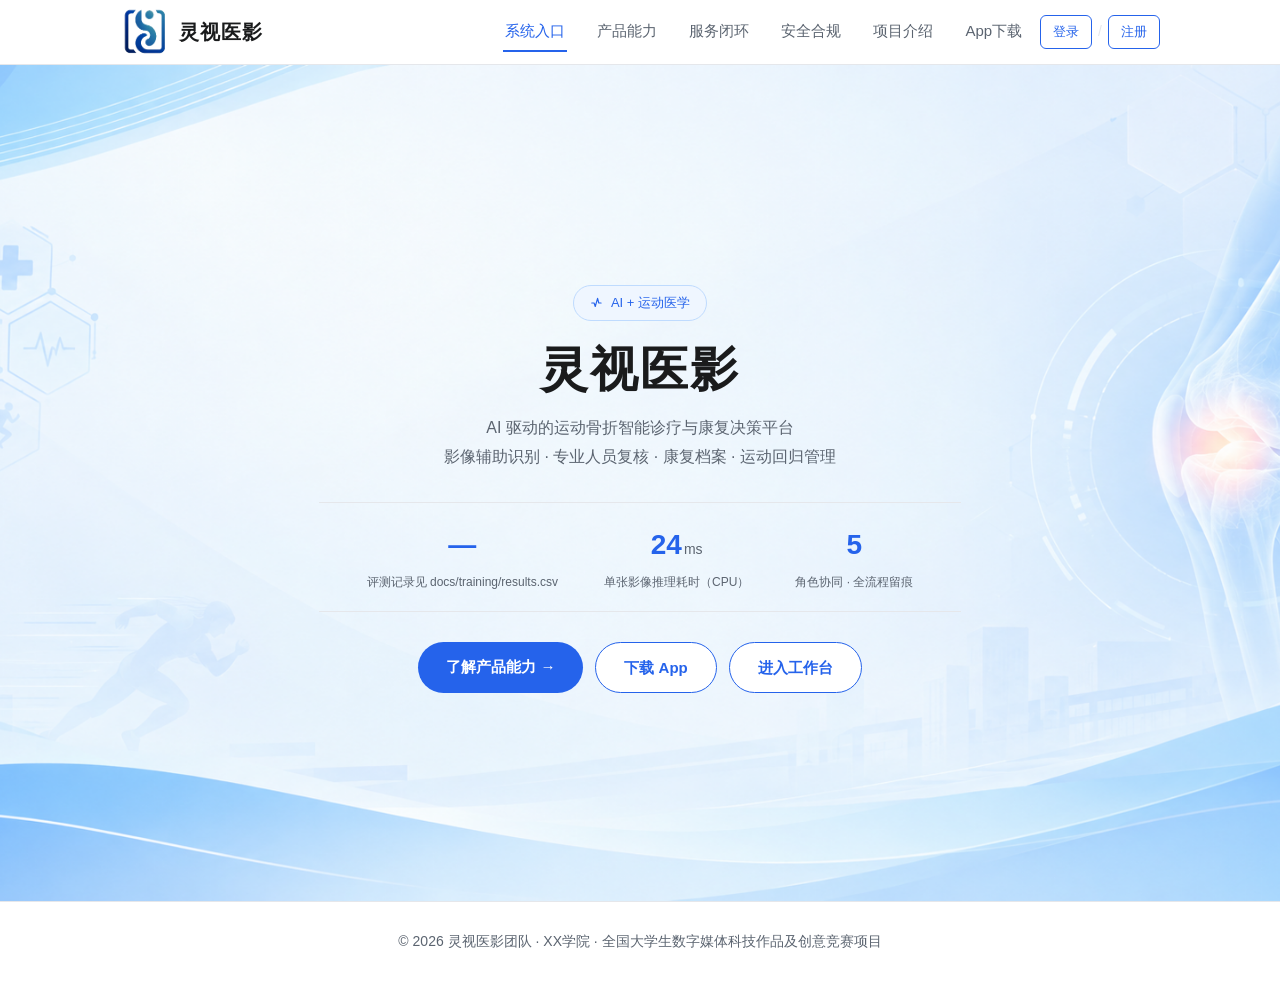
<file: web/index.html>
<!DOCTYPE html>
<html lang="zh-CN">
<head>
  <meta charset="UTF-8">
  <meta name="viewport" content="width=device-width, initial-scale=1.0">
  <title>灵视医影 · 运动骨折智能诊疗与康复决策平台</title>
  <meta name="description" content="灵视医影——AI 驱动的运动骨折智能诊疗与康复决策平台，面向运动创伤场景的医学影像辅助识别、专业复核、康复方案与运动回归协同系统。">
  <link rel="icon" type="image/svg+xml" href="data:image/svg+xml,%3Csvg xmlns='http://www.w3.org/2000/svg' viewBox='0 0 64 64'%3E%3Crect width='64' height='64' rx='14' fill='%232563eb'/%3E%3Ccircle cx='32' cy='32' r='15' fill='none' stroke='white' stroke-width='4'/%3E%3Ccircle cx='32' cy='32' r='5' fill='white'/%3E%3C/svg%3E">
  <link rel="stylesheet" href="css/style.css">
</head>
<body>

  <!-- ========== 顶部导航 ========== -->
  <header class="site-header" id="site-header">
    <div class="container nav-wrap">
      <a href="index.html" class="logo">
        <img src="assets/logo.png" alt="灵视医影 Logo" class="logo-img" style="width:50px;height:auto;">
        <span class="logo-text">灵视医影</span>
      </a>
      <button class="nav-toggle" id="nav-toggle" aria-label="菜单"><span></span><span></span><span></span></button>
      <nav class="site-nav" id="site-nav">
        <a href="index.html" class="nav-link active">系统入口</a>
        <a href="capabilities.html" class="nav-link">产品能力</a>
        <a href="flow.html" class="nav-link">服务闭环</a>
        <a href="compliance.html" class="nav-link">安全合规</a>
        <a href="about.html" class="nav-link">项目介绍</a>
        <a href="download.html" class="nav-link">App下载</a>
      </nav>
      <div class="header-right">
        <a href="login.html" class="top-login-tag">登录</a>
        <span class="top-login-divider">/</span>
        <a href="login.html#register" class="top-login-tag">注册</a>
      </div>
    </div>
  </header>

  <main>

    <!-- ========== 首屏封面（整页一屏） ========== -->
    <section class="hero" id="hero">
      <div class="container">
        <div class="hero-text">
          <span class="hero-badge reveal">
            <svg width="14" height="14" viewBox="0 0 24 24" fill="none" stroke="#2563eb" stroke-width="2" stroke-linecap="round" stroke-linejoin="round"><path d="M3 12h4l2 6 4-14 2 8h4"/></svg>
            AI + 运动医学
          </span>
          <h1 class="reveal">灵视医影</h1>
          <p class="hero-sub reveal">
            AI 驱动的运动骨折智能诊疗与康复决策平台<br>
            影像辅助识别 · 专业人员复核 · 康复档案 · 运动回归管理
          </p>
          <div class="hero-stats reveal">
            <div class="hs-item">
              <span class="hs-num">—</span>
              <span class="hs-label">评测记录见 docs/training/results.csv</span>
            </div>
            <div class="hs-item">
              <span class="hs-num">24<small>ms</small></span>
              <span class="hs-label">单张影像推理耗时（CPU）</span>
            </div>
            <div class="hs-item">
              <span class="hs-num">5</span>
              <span class="hs-label">角色协同 · 全流程留痕</span>
            </div>
          </div>
          <div class="hero-actions reveal">
            <a href="capabilities.html" class="btn btn-primary">了解产品能力 →</a>
            <a href="download.html" class="btn btn-ghost">下载 App</a>
            <a href="login.html" class="btn btn-ghost">进入工作台</a>
          </div>
        </div>
      </div>
    </section>

  </main>

  <!-- ========== 页脚 ========== -->
  <footer class="site-footer">
    <div class="container">
      <p>© <span id="year">2026</span> 灵视医影团队 · XX学院 · 全国大学生数字媒体科技作品及创意竞赛项目</p>
    </div>
  </footer>

  <script src="js/main.js"></script>
</body>
</html>
</file>
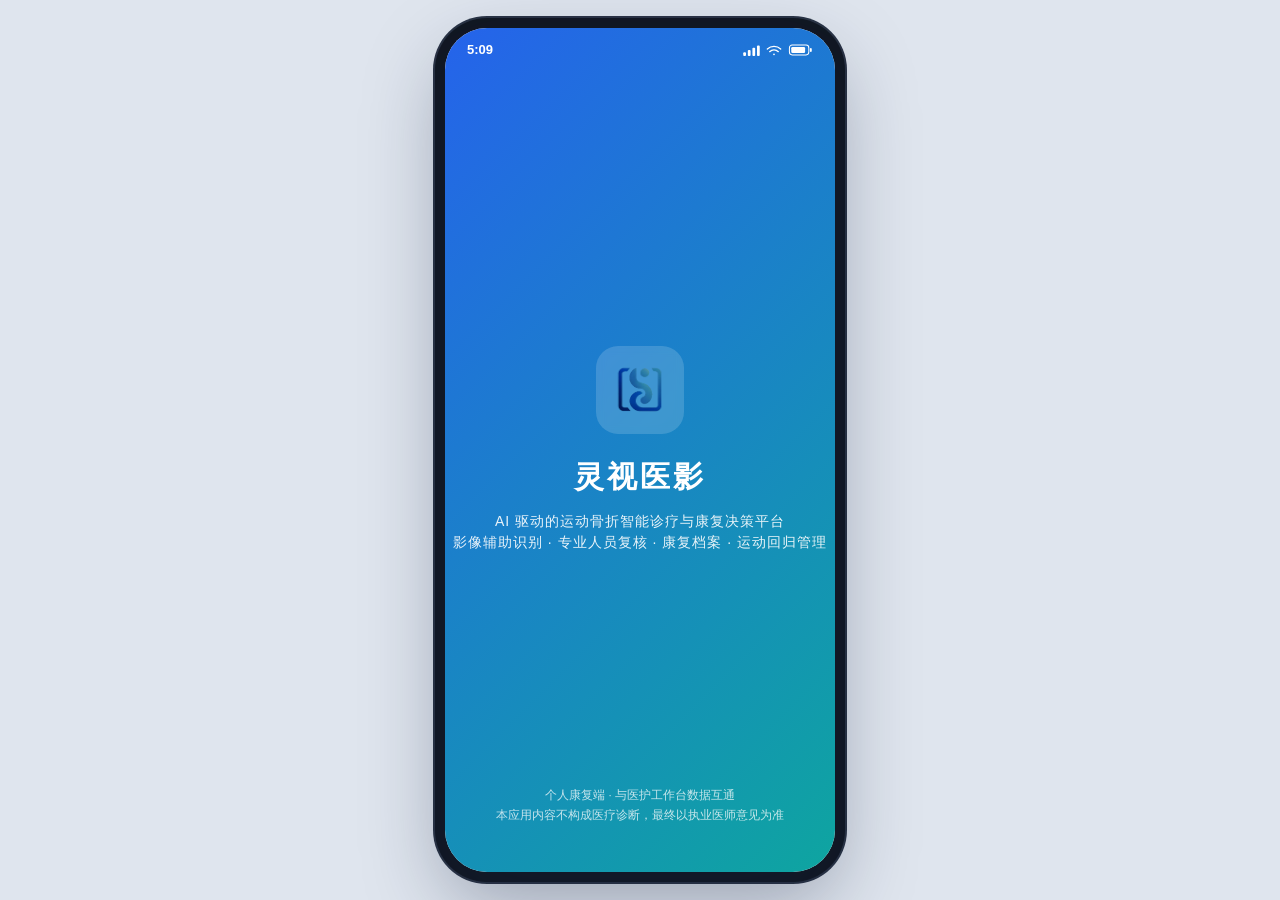
<file: app/h5/index.html>
<!DOCTYPE html>
<html lang="zh-CN">
<head>
<meta charset="UTF-8">
<meta name="viewport" content="width=device-width, initial-scale=1.0, maximum-scale=1.0, user-scalable=no, viewport-fit=cover">
<title>灵视医影 · 个人康复端</title>
<link rel="icon" href="data:image/svg+xml,<svg xmlns='http://www.w3.org/2000/svg' viewBox='0 0 32 32'><rect width='32' height='32' rx='8' fill='%232563eb'/><path d='M14 8h4v6h6v4h-6v6h-4v-6H8v-4h6z' fill='white'/></svg>">
<link rel="stylesheet" href="app.css">
</head>
<body>
<div class="phone">

  <!-- ============ 屏 0 · 启动页 ============ -->
  <section class="screen splash dark full" id="splash">
    <div class="sp-logo"><img src="assets/logo.png" alt="灵视医影" style="width:54px;height:54px;border-radius:14px;"></div>
    <h1>灵视医影</h1>
    <p>AI 驱动的运动骨折智能诊疗与康复决策平台<br>影像辅助识别 · 专业人员复核 · 康复档案 · 运动回归管理</p>
    <div class="sp-foot">个人康复端 · 与医护工作台数据互通<br>本应用内容不构成医疗诊断，最终以执业医师意见为准</div>
  </section>

  <!-- ============ 屏 1 · 登录 / 注册 ============ -->
  <section class="screen" id="login">
    <div class="lg-scroll">

      <!-- 品牌区 -->
      <div class="lg-hero">
        <div class="lg-brand">
          <img src="assets/logo.png" alt="灵视医影">
          <div>
            <h2>灵视医影</h2>
            <p>AI 骨折影像诊断与康复管理</p>
          </div>
        </div>
      </div>

      <!-- 表单卡片 -->
      <div class="lg-card">
        <div class="lg-title">登录 / 注册</div>

        <div class="role-cards" id="roleSwitch">
          <button class="rs on" data-as="patient" type="button">
            <svg viewBox="0 0 24 24" fill="none" stroke="currentColor" stroke-width="1.9" stroke-linecap="round" stroke-linejoin="round"><circle cx="12" cy="8" r="3.6"/><path d="M4.5 20c0-4 3.4-6.4 7.5-6.4s7.5 2.4 7.5 6.4"/></svg>
            <b>我是患者</b><em>报告 · 康复训练</em>
          </button>
          <button class="rs" data-as="staff" type="button">
            <svg viewBox="0 0 24 24" fill="none" stroke="currentColor" stroke-width="1.9" stroke-linecap="round" stroke-linejoin="round"><path d="M6 3v6a4 4 0 0 0 8 0V3"/><path d="M10 13.5v1.5a4.5 4.5 0 0 0 9 0v-2"/><circle cx="19" cy="11" r="1.8"/></svg>
            <b>我是医护</b><em>工作台 · 影像复核</em>
          </button>
        </div>

        <div class="lg-field">
          <svg width="18" height="18" viewBox="0 0 24 24" fill="none" stroke="currentColor" stroke-width="1.8" stroke-linecap="round" stroke-linejoin="round"><rect x="6" y="2" width="12" height="20" rx="3"/><line x1="11" y1="18" x2="13" y2="18"/></svg>
          <input id="phoneInput" type="text" inputmode="numeric" maxlength="11" placeholder="请输入手机号">
        </div>

        <div class="lg-field">
          <svg width="18" height="18" viewBox="0 0 24 24" fill="none" stroke="currentColor" stroke-width="1.8" stroke-linecap="round" stroke-linejoin="round"><rect x="4" y="10" width="16" height="11" rx="2"/><path d="M8 10V7a4 4 0 0 1 8 0v3"/></svg>
          <input id="codeInput" type="password" maxlength="20" placeholder="验证码 / 密码">
          <button class="eye" id="pwdEye" type="button" aria-label="显示密码">
            <svg class="ic-on" width="17" height="17" viewBox="0 0 24 24" fill="none" stroke="currentColor" stroke-width="1.9" stroke-linecap="round" stroke-linejoin="round"><path d="M2 12s3.6-6.5 10-6.5S22 12 22 12s-3.6 6.5-10 6.5S2 12 2 12z"/><circle cx="12" cy="12" r="2.6"/></svg>
            <svg class="ic-off" width="17" height="17" viewBox="0 0 24 24" fill="none" stroke="currentColor" stroke-width="1.9" stroke-linecap="round" stroke-linejoin="round"><path d="M4 4l16 16"/><path d="M9.9 5.7A9.7 9.7 0 0 1 12 5.5c6.4 0 10 6.5 10 6.5a17 17 0 0 1-3.3 4.1"/><path d="M6.3 7.4A16.6 16.6 0 0 0 2 12s3.6 6.5 10 6.5a9.9 9.9 0 0 0 3.2-.5"/><path d="M9.9 10a2.9 2.9 0 0 0 4 4"/></svg>
          </button>
          <button class="code-btn" id="codeBtn" type="button">获取验证码</button>
        </div>

        <div class="lg-err" id="loginErr"></div>

        <button class="lg-btn" id="loginBtn" type="button">
          <span class="lg-btn-txt">登 录</span>
          <span class="lg-spin"></span>
        </button>

        <!-- 演示账号：一点即填，避免手打慢 -->
        <div class="demo-accounts" id="demoHint">
          <div class="da-title">演示账号 · 点击自动填入</div>
          <div class="da-list">
            <button class="quick-acct" type="button" data-acc="13800000001" data-as="staff">执业医师</button>
            <button class="quick-acct" type="button" data-acc="13800000002" data-as="staff">影像技师</button>
            <button class="quick-acct" type="button" data-acc="13800000003" data-as="staff">康复治疗师</button>
            <button class="quick-acct" type="button" data-acc="13800000004" data-as="staff">机构管理员</button>
            <button class="quick-acct" type="button" data-acc="13700000001" data-as="patient">患者</button>
          </div>
        </div>

        <div class="agree" id="agreeRow">
          <span class="disc" id="agreeDisc"></span>
          <span>我已阅读并同意<a href="javascript:void(0)" data-doc="user">《用户协议》</a>与<a href="javascript:void(0)" data-doc="privacy">《隐私政策》</a>（医疗影像属敏感个人信息，需单独授权）</span>
        </div>
      </div>

      <div class="lg-links">
        <button class="link-btn" id="quickIn" type="button">仅浏览模式 · 不登录 ›</button>
        <button class="link-btn" id="goRegister" type="button">没有账号？申请注册 ›</button>
      </div>

      <div class="lg-foot">
        本应用为全国大学生数字媒体科技作品及创意竞赛参赛作品<br>
        影像与报告均由执业医师复核签发，AI 结果仅作辅助参考<br>
        本应用内容不构成医疗诊断或回归运动依据
      </div>
    </div>
  </section>

  <!-- ============ 屏 · 申请注册（管理员审核） ============ -->
  <section class="screen" id="register">
    <div class="navbar"><button class="nav-btn" data-back type="button"><svg width="22" height="22" viewBox="0 0 24 24" fill="none" stroke="currentColor" stroke-width="2" stroke-linecap="round" stroke-linejoin="round"><path d="M15 18l-6-6 6-6"/></svg></button><div class="nav-title">申请注册</div><button class="nav-right"></button></div>
    <div class="screen-body no-tab" style="padding:20px;">
      <div class="reg-tip">填写信息后提交注册申请，由机构管理员审核，审核通过后账号方可登录。</div>
      <div class="reg-field"><label>手机号</label><input id="regPhone" type="tel" inputmode="numeric" placeholder="请输入 11 位手机号"></div>
      <div class="reg-field"><label>姓名</label><input id="regName" type="text" placeholder="请输入真实姓名"></div>
      <div class="reg-field"><label>机构</label><input id="regOrg" type="text" placeholder="如 XX学院合作医院"></div>
      <label class="reg-label">注册身份</label>
      <div class="role-switch" id="regRole">
        <button class="rs on" data-as="患者" type="button">患者</button>
        <button class="rs" data-as="影像技师" type="button">影像技师</button>
        <button class="rs" data-as="执业医师" type="button">执业医师</button>
        <button class="rs" data-as="康复治疗师" type="button">康复治疗师</button>
      </div>
      <div class="reg-field"><label>设置密码</label><input id="regPwd" type="password" placeholder="请设置 8 位以上密码"></div>
      <button class="btn btn-primary btn-block" id="regSubmit" type="button" style="margin-top:8px;">提交注册申请</button>
      <p class="small" style="text-align:center;margin-top:12px;color:var(--mut);">账号由管理员统一分发，审核结果以机构通知为准</p>
    </div>
  </section>

  <!-- ============ Tab1 · 首页 ============ -->
  <section class="screen dark" id="home" data-tab="home">
    <div class="screen-body" style="padding:0 0 92px;">
      <div class="home-head">
        <div class="home-top">
          <div><h3 id="homeGreet">宋同学，早上好</h3><p id="homeGreetSub">今天也要坚持康复训练</p></div>
          <button class="bell" type="button" data-go="messages" aria-label="消息">
            <svg width="21" height="21" viewBox="0 0 24 24" fill="none" stroke="#fff" stroke-width="1.9" stroke-linecap="round" stroke-linejoin="round"><path d="M18 8a6 6 0 0 0-12 0c0 7-3 9-3 9h18s-3-2-3-9"/><path d="M13.7 21a2 2 0 0 1-3.4 0"/></svg>
            <span class="dot">3</span>
          </button>
        </div>
      </div>
      <div style="padding:0 14px;">
        <div class="stage-card">
          <div class="stage-top">
            <div>
              <div class="case" id="caseNoText">病例号 LSY-20260910-008</div>
              <h4 id="casePart">左腕桡骨远端骨折</h4>
              <span class="badge teal">康复中</span>
              <span class="badge amber" style="margin-left:6px;">第 3 周 · 活动恢复期</span>
            </div>
          </div>
          <div class="ring-wrap">
            <div class="ring">
              <svg width="88" height="88" viewBox="0 0 88 88">
                <circle cx="44" cy="44" r="38" fill="none" stroke="#edf0f5" stroke-width="8"/>
                <circle id="homeRing" cx="44" cy="44" r="38" fill="none" stroke="#2563eb" stroke-width="8" stroke-linecap="round" stroke-dasharray="186.3 238.8" transform="rotate(-90 44 44)"/>
              </svg>
              <div class="rv"><b id="homeScore">78</b><span>恢复度 / 分</span></div>
            </div>
            <div class="ring-info">
              <div class="goal">目标 <b style="color:var(--ink)">90 分</b> 可回归训练<br>当前处于活动恢复期</div>
              <div class="up" style="margin-top:6px;">每次打卡 +1 分，复评后重新评估</div>
            </div>
          </div>
        </div>

        <div class="card today-card">
          <div class="tc-ico"><svg width="24" height="24" viewBox="0 0 24 24" fill="none" stroke="currentColor" stroke-width="1.8" stroke-linecap="round" stroke-linejoin="round"><path d="M6.5 6.5l11 11"/><rect x="2" y="6" width="5" height="12" rx="2.5" transform="rotate(-20 4.5 12)"/><rect x="17" y="6" width="5" height="12" rx="2.5" transform="rotate(20 19.5 12)"/></svg></div>
          <div class="tc"><b>今日康复训练</b><p>3 个动作 · 约 12 分钟 · 已完成 <span id="homeDone">0/3</span></p>
            <div class="progress" style="margin-top:7px;"><i id="homeProg" style="width:0%"></i></div>
          </div>
          <button class="btn btn-primary btn-sm" type="button" data-go="today">开始</button>
        </div>

        <div class="card ai-banner">
          <div class="ai-b-ico"><svg width="22" height="22" viewBox="0 0 24 24" fill="none" stroke="currentColor" stroke-width="1.8" stroke-linecap="round" stroke-linejoin="round"><rect x="5" y="7" width="14" height="11" rx="2"/><path d="M12 7V4M8 4h8"/><circle cx="9.5" cy="12" r="1" fill="currentColor" stroke="none"/><circle cx="14.5" cy="12" r="1" fill="currentColor" stroke="none"/><path d="M9.5 15.5c.8.7 1.6 1 2.5 1s1.7-.3 2.5-1"/></svg></div>
          <div class="ai-b-txt"><b>AI 康复助手</b><p>基于 DeepSeek 大模型 · 解读影像 · 康复建议 · 恢复时间</p></div>
          <button class="btn btn-sm ai-b-btn" type="button" data-go="ai">问问 AI</button>
        </div>

        <div class="card">
          <div class="quick-grid">
            <button class="quick" type="button" data-go="viewer"><span class="qi c1"><svg width="22" height="22" viewBox="0 0 24 24" fill="none" stroke="currentColor" stroke-width="1.8" stroke-linecap="round" stroke-linejoin="round"><rect x="3" y="4" width="18" height="16" rx="2"/><circle cx="9" cy="10" r="2"/><path d="M3 16l5-4 4 3 3-2 6 5"/></svg></span><span>影像报告</span></button>
            <button class="quick" type="button" data-go="plan"><span class="qi c2"><svg width="22" height="22" viewBox="0 0 24 24" fill="none" stroke="currentColor" stroke-width="1.8" stroke-linecap="round" stroke-linejoin="round"><rect x="3" y="4" width="18" height="17" rx="2"/><line x1="8" y1="2" x2="8" y2="6"/><line x1="16" y1="2" x2="16" y2="6"/><path d="M8 11h3M8 15h3M14 11h2M14 15h2"/></svg></span><span>康复计划</span></button>
            <button class="quick" type="button" data-go="curve"><span class="qi c3"><svg width="22" height="22" viewBox="0 0 24 24" fill="none" stroke="currentColor" stroke-width="1.8" stroke-linecap="round" stroke-linejoin="round"><path d="M3 17l5-6 4 3 6-8"/><path d="M18 6h3v3"/></svg></span><span>恢复曲线</span></button>
            <button class="quick" type="button" data-go="visit"><span class="qi c4"><svg width="22" height="22" viewBox="0 0 24 24" fill="none" stroke="currentColor" stroke-width="1.8" stroke-linecap="round" stroke-linejoin="round"><circle cx="12" cy="12" r="9"/><path d="M12 7v5l3 2"/></svg></span><span>复诊提醒</span></button>
            <button class="quick" type="button" data-go="selfcheck"><span class="qi c5"><svg width="22" height="22" viewBox="0 0 24 24" fill="none" stroke="currentColor" stroke-width="1.8" stroke-linecap="round" stroke-linejoin="round"><path d="M3 12h4l2 6 4-14 2 8h6"/></svg></span><span>疼痛自评</span></button>
            <button class="quick" type="button" data-go="doctors"><span class="qi c6"><svg width="22" height="22" viewBox="0 0 24 24" fill="none" stroke="currentColor" stroke-width="1.8" stroke-linecap="round" stroke-linejoin="round"><path d="M21 15a2 2 0 0 1-2 2H7l-4 4V5a2 2 0 0 1 2-2h14a2 2 0 0 1 2 2z"/></svg></span><span>联系医生</span></button>
            <button class="quick" type="button" data-go="today"><span class="qi c7"><svg width="22" height="22" viewBox="0 0 24 24" fill="none" stroke="currentColor" stroke-width="1.8" stroke-linecap="round" stroke-linejoin="round"><circle cx="12" cy="12" r="9"/><path d="M8.5 12l2.5 2.5 4.5-5"/></svg></span><span>训练打卡</span></button>
            <button class="quick" type="button" data-go="ladder"><span class="qi c8"><svg width="22" height="22" viewBox="0 0 24 24" fill="none" stroke="currentColor" stroke-width="1.8" stroke-linecap="round" stroke-linejoin="round"><path d="M5 21V4M5 4l7 3-7 3"/><path d="M12 12l7-2v7l-7 2z"/></svg></span><span>回归阶梯</span></button>
          </div>
        </div>

        <div class="visit-card">
          <div class="vi"><svg width="21" height="21" viewBox="0 0 24 24" fill="none" stroke="currentColor" stroke-width="1.9" stroke-linecap="round" stroke-linejoin="round"><rect x="3" y="4" width="18" height="17" rx="2"/><line x1="8" y1="2" x2="8" y2="6"/><line x1="16" y1="2" x2="16" y2="6"/><line x1="3" y1="9" x2="21" y2="9"/></svg></div>
          <div style="flex:1;">
            <b style="font-size:13.5px;">下次复查 10-08（周四）</b>
            <p style="font-size:12px;color:#92600a;margin-top:2px;">复查 X 线 · 请携带既往影像</p>
          </div>
          <button class="btn btn-sm remind-trigger" id="remindBtn" style="background:#fff;color:#b45309;border:1px solid #fde68a;" type="button">设提醒</button>
        </div>

        <div class="card">
          <div class="card-title">医生最新留言</div>
          <div class="doc-msg">
            <div class="av">张</div>
            <div class="dm"><b>康复治疗师 · 张同学</b><br>本周可加入握力球训练，腕部仍避免负重与旋转发力，有不适随时告诉我。</div>
          </div>
        </div>
      </div>
    </div>
  </section>

  <!-- ============ Tab2 · 影像与报告（病例列表） ============ -->
  <section class="screen" id="report" data-tab="report">
    <div class="screen-body">
      <h3 style="font-size:20px;padding:4px 2px 2px;">影像与报告</h3>
      <p class="sub small" style="padding:0 2px 12px;">仅展示医生已复核 / 已签发的影像与报告</p>
      <div class="search-bar">
        <svg width="17" height="17" viewBox="0 0 24 24" fill="none" stroke="currentColor" stroke-width="1.9" stroke-linecap="round"><circle cx="11" cy="11" r="7"/><line x1="21" y1="21" x2="16.5" y2="16.5"/></svg>
        <input id="repSearch" type="text" placeholder="搜索病例号 / 部位">
      </div>
      <div class="filter-tabs" id="repFilter">
        <button class="ft on" type="button" data-f="all">全部</button>
        <button class="ft" type="button" data-f="wrist">腕部</button>
        <button class="ft" type="button" data-f="ankle">踝部</button>
      </div>
      <div class="card case-card" data-type="wrist" data-go="viewer" style="cursor:pointer;">
        <img class="thumb" src="assets/xray-followup.webp" alt="复查腕部X光">
        <div class="cc">
          <div class="no">LSY-20260910-008</div>
          <p>左腕 · 桡骨远端</p>
          <p style="margin-top:5px;"><span class="badge teal">康复中</span> <span class="badge blue" style="margin-left:5px;">医生已签发</span></p>
          <p style="margin-top:5px;color:var(--mut);">最近影像 2026-09-24</p>
        </div>
        <svg class="carr" width="18" height="18" viewBox="0 0 24 24" fill="none" stroke="currentColor" stroke-width="2" stroke-linecap="round" stroke-linejoin="round"><path d="M9 6l6 6-6 6"/></svg>
      </div>
      <div class="card case-card" data-type="ankle" data-archive="ankle" style="cursor:pointer;">
        <div class="thumb" style="display:flex;align-items:center;justify-content:center;color:#64748b;background:#1e293b;">
          <svg width="26" height="26" viewBox="0 0 24 24" fill="none" stroke="#64748b" stroke-width="1.7" stroke-linecap="round" stroke-linejoin="round"><rect x="3" y="4" width="18" height="16" rx="2"/><circle cx="9" cy="10" r="2"/><path d="M3 16l5-4 4 3 3-2 6 5"/></svg>
        </div>
        <div class="cc">
          <div class="no">LSY-20251120-021</div>
          <p>右踝 · 外踝扭伤（既往）</p>
          <p style="margin-top:5px;"><span class="badge gray">已结案</span> <span class="badge gray" style="margin-left:5px;">医生已签发</span></p>
          <p style="margin-top:5px;color:var(--mut);">结案 2026-01-12</p>
        </div>
        <svg class="carr" width="18" height="18" viewBox="0 0 24 24" fill="none" stroke="currentColor" stroke-width="2" stroke-linecap="round" stroke-linejoin="round"><path d="M9 6l6 6-6 6"/></svg>
      </div>
    </div>
  </section>

  <!-- ============ Tab3 · 康复训练（计划总览） ============ -->
  <section class="screen" id="plan" data-tab="plan">
    <div class="screen-body">
      <h3 style="font-size:20px;padding:4px 2px 2px;">康复训练</h3>
      <p class="sub small" style="padding:0 2px 12px;">病例 LSY-20260910-008 · 第 3 周 · 活动恢复期</p>

      <div class="card">
        <div class="card-title">康复阶段</div>
        <div class="phase-strip">
          <div class="phase-node done"><div class="pn-dot"><svg width="15" height="15" viewBox="0 0 24 24" fill="none" stroke="currentColor" stroke-width="3" stroke-linecap="round" stroke-linejoin="round"><path d="M5 12l5 5L20 7"/></svg></div><div class="pn-l">保护期<br>1–2 周</div></div>
          <div class="phase-node cur"><div class="pn-dot">3</div><div class="pn-l">活动恢复期<br>3–4 周</div></div>
          <div class="phase-node"><div class="pn-dot">5</div><div class="pn-l">力量回归期<br>5–6 周</div></div>
          <div class="phase-node"><div class="pn-dot"><svg width="15" height="15" viewBox="0 0 24 24" fill="none" stroke="currentColor" stroke-width="2.2" stroke-linecap="round"><path d="M9 11l3 3L22 4"/><path d="M21 12v7a2 2 0 0 1-2 2H5a2 2 0 0 1-2-2V5a2 2 0 0 1 2-2h11"/></svg></div><div class="pn-l">功能评估</div></div>
          <div class="phase-node"><div class="pn-dot"><svg width="15" height="15" viewBox="0 0 24 24" fill="none" stroke="currentColor" stroke-width="2" stroke-linecap="round" stroke-linejoin="round"><path d="M6 4H4v16h2M18 4h2v16h-2M8 12h8"/></svg></div><div class="pn-l">回归运动</div></div>
        </div>
      </div>

      <div class="card">
        <div class="card-title">本周计划<span class="more">第 3 周</span></div>
        <div class="week-row">
          <div class="day done"><div class="dw">周一</div><div class="dn">14</div><div class="dc">3 项</div></div>
          <div class="day done"><div class="dw">周二</div><div class="dn">15</div><div class="dc">3 项</div></div>
          <div class="day done"><div class="dw">周三</div><div class="dn">16</div><div class="dc">3 项</div></div>
          <div class="day done"><div class="dw">周四</div><div class="dn">17</div><div class="dc">3 项</div></div>
          <div class="day today"><div class="dw">周五</div><div class="dn">18</div><div class="dc">1/3</div></div>
          <div class="day"><div class="dw">周六</div><div class="dn">19</div><div class="dc">休息</div></div>
          <div class="day"><div class="dw">周日</div><div class="dn">20</div><div class="dc">3 项</div></div>
        </div>
      </div>

      <div class="card">
        <div class="card-title">运动回归七级阶梯<span class="more" data-go="ladder" style="cursor:pointer;">查看全部 ›</span></div>
        <div class="ladder">
          <div class="lad-step done"><div class="ls-rail"><div class="ls-dot done"><svg width="14" height="14" viewBox="0 0 24 24" fill="none" stroke="currentColor" stroke-width="3" stroke-linecap="round" stroke-linejoin="round"><path d="M5 12l5 5L20 7"/></svg></div><div class="ls-line"></div></div><div class="ls-card"><b>1 · 日常活动</b><p>穿衣、进餐等基本自理</p></div></div>
          <div class="lad-step done"><div class="ls-rail"><div class="ls-dot done"><svg width="14" height="14" viewBox="0 0 24 24" fill="none" stroke="currentColor" stroke-width="3" stroke-linecap="round" stroke-linejoin="round"><path d="M5 12l5 5L20 7"/></svg></div><div class="ls-line"></div></div><div class="ls-card"><b>2 · 活动度训练</b><p>腕关节主动屈伸、手指屈伸</p></div></div>
          <div class="lad-step cur"><div class="ls-rail"><div class="ls-dot cur">3</div><div class="ls-line"></div></div><div class="ls-card"><b>3 · 基础力量（当前）</b><p>握力球、等长收缩，无痛无肿为度</p></div></div>
        </div>
      </div>

      <button class="btn btn-primary btn-block" type="button" data-go="today" style="margin-bottom:10px;">开始今日训练</button>
      <button class="btn btn-ghost btn-block" type="button" data-go="curve">查看恢复度曲线</button>
    </div>
  </section>

  <!-- ============ Tab4 · 我的 ============ -->
  <section class="screen dark" id="me" data-tab="me">
    <div class="screen-body" style="padding:0 0 92px;">
      <div class="me-head">
        <div class="me-av" id="meAv">王</div>
        <div><h3 id="meName">宋同学</h3><p id="meSub">篮球 · 校队　|　左腕康复中</p></div>
      </div>
      <div class="me-summary">
        <div class="ms"><b>活动恢复期</b><span>当前阶段</span></div>
        <div class="ms"><b id="meScore">78</b><span>恢复度 / 分</span></div>
        <div class="ms"><b id="meStreak">12</b><span>连续打卡 / 天</span></div>
      </div>
      <div style="padding:0 14px;">
        <div class="card" style="padding:4px 15px;">
          <div class="cell" data-go="profile" style="cursor:pointer;"><span class="ci blue"><svg width="19" height="19" viewBox="0 0 24 24" fill="none" stroke="currentColor" stroke-width="1.8" stroke-linecap="round" stroke-linejoin="round"><circle cx="12" cy="8" r="4"/><path d="M4 21c0-4 3.6-6 8-6s8 2 8 6"/></svg></span><div class="ct"><b>个人资料与受伤信息</b></div><svg class="carr" width="17" height="17" viewBox="0 0 24 24" fill="none" stroke="currentColor" stroke-width="2" stroke-linecap="round"><path d="M9 6l6 6-6 6"/></svg></div>
          <div class="cell" data-go="timeline" style="cursor:pointer;"><span class="ci teal"><svg width="19" height="19" viewBox="0 0 24 24" fill="none" stroke="currentColor" stroke-width="1.8" stroke-linecap="round" stroke-linejoin="round"><circle cx="12" cy="12" r="9"/><path d="M12 7v5l3 2"/></svg></span><div class="ct"><b>康复档案时间线</b></div><svg class="carr" width="17" height="17" viewBox="0 0 24 24" fill="none" stroke="currentColor" stroke-width="2" stroke-linecap="round"><path d="M9 6l6 6-6 6"/></svg></div>
          <div class="cell" data-go="doctors" style="cursor:pointer;"><span class="ci amber"><svg width="19" height="19" viewBox="0 0 24 24" fill="none" stroke="currentColor" stroke-width="1.8" stroke-linecap="round" stroke-linejoin="round"><path d="M19 14c1.5-1.5 3-3.4 3-5.5A4.5 4.5 0 0 0 12 5.5 4.5 4.5 0 0 0 2 8.5c0 2.1 1.5 4 3 5.5l7 7z"/></svg></span><div class="ct"><b>我的医生与就诊机构</b></div><svg class="carr" width="17" height="17" viewBox="0 0 24 24" fill="none" stroke="currentColor" stroke-width="2" stroke-linecap="round"><path d="M9 6l6 6-6 6"/></svg></div>
          <div class="cell" data-go="messages" style="cursor:pointer;"><span class="ci gray"><svg width="19" height="19" viewBox="0 0 24 24" fill="none" stroke="currentColor" stroke-width="1.8" stroke-linecap="round" stroke-linejoin="round"><path d="M21 15a2 2 0 0 1-2 2H7l-4 4V5a2 2 0 0 1 2-2h14a2 2 0 0 1 2 2z"/></svg></span><div class="ct"><b>消息通知</b></div><svg class="carr" width="17" height="17" viewBox="0 0 24 24" fill="none" stroke="currentColor" stroke-width="2" stroke-linecap="round"><path d="M9 6l6 6-6 6"/></svg></div>
          <div class="cell" data-go="ai" style="cursor:pointer;"><span class="ci teal"><svg width="19" height="19" viewBox="0 0 24 24" fill="none" stroke="currentColor" stroke-width="1.8" stroke-linecap="round" stroke-linejoin="round"><rect x="5" y="7" width="14" height="11" rx="2"/><path d="M12 7V4M8 4h8"/><circle cx="9.5" cy="12" r="1" fill="currentColor" stroke="none"/><circle cx="14.5" cy="12" r="1" fill="currentColor" stroke="none"/><path d="M9.5 15.5c.8.7 1.6 1 2.5 1s1.7-.3 2.5-1"/></svg></span><div class="ct"><b>AI 康复助手</b><span style="color:var(--mut);font-size:12px;">DeepSeek · 辅助参考</span></div><svg class="carr" width="17" height="17" viewBox="0 0 24 24" fill="none" stroke="currentColor" stroke-width="2" stroke-linecap="round"><path d="M9 6l6 6-6 6"/></svg></div>
          <div class="cell admin-only" data-go="admin" style="cursor:pointer;"><span class="ci blue"><svg width="19" height="19" viewBox="0 0 24 24" fill="none" stroke="currentColor" stroke-width="1.8" stroke-linecap="round" stroke-linejoin="round"><path d="M17 21v-2a4 4 0 0 0-4-4H5a4 4 0 0 0-4 4v2"/><circle cx="9" cy="7" r="4"/><path d="M23 21v-2a4 4 0 0 0-3-3.87"/><path d="M16 3.13a4 4 0 0 1 0 7.75"/></svg></span><div class="ct"><b>账号管理</b><span style="color:var(--mut);font-size:12px;">仅管理员可见</span></div><svg class="carr" width="17" height="17" viewBox="0 0 24 24" fill="none" stroke="currentColor" stroke-width="2" stroke-linecap="round"><path d="M9 6l6 6-6 6"/></svg></div>
        </div>
        <div class="card" style="padding:4px 15px;">
          <div class="cell" data-go="settings" style="cursor:pointer;"><span class="ci gray"><svg width="19" height="19" viewBox="0 0 24 24" fill="none" stroke="currentColor" stroke-width="1.8" stroke-linecap="round" stroke-linejoin="round"><circle cx="12" cy="12" r="3"/><path d="M19.4 15a1.7 1.7 0 0 0 .3 1.9l.1.1a2 2 0 1 1-2.8 2.8l-.1-.1a1.7 1.7 0 0 0-1.9-.3 1.7 1.7 0 0 0-1 1.5V21a2 2 0 1 1-4 0v-.1a1.7 1.7 0 0 0-1.1-1.5 1.7 1.7 0 0 0-1.9.3l-.1.1a2 2 0 1 1-2.8-2.8l.1-.1a1.7 1.7 0 0 0 .3-1.9 1.7 1.7 0 0 0-1.5-1H3a2 2 0 1 1 0-4h.1a1.7 1.7 0 0 0 1.5-1.1 1.7 1.7 0 0 0-.3-1.9l-.1-.1a2 2 0 1 1 2.8-2.8l.1.1a1.7 1.7 0 0 0 1.9.3H9a1.7 1.7 0 0 0 1-1.5V3a2 2 0 1 1 4 0v.1a1.7 1.7 0 0 0 1 1.5 1.7 1.7 0 0 0 1.9-.3l.1-.1a2 2 0 1 1 2.8 2.8l-.1.1a1.7 1.7 0 0 0-.3 1.9V9a1.7 1.7 0 0 0 1.5 1H21a2 2 0 1 1 0 4h-.1a1.7 1.7 0 0 0-1.5 1z"/></svg></span><div class="ct"><b>隐私与授权</b></div><svg class="carr" width="17" height="17" viewBox="0 0 24 24" fill="none" stroke="currentColor" stroke-width="2" stroke-linecap="round"><path d="M9 6l6 6-6 6"/></svg></div>
          <div class="cell" data-go="about" style="cursor:pointer;"><span class="ci blue"><svg width="19" height="19" viewBox="0 0 24 24" fill="none" stroke="currentColor" stroke-width="1.8" stroke-linecap="round" stroke-linejoin="round"><circle cx="12" cy="12" r="9"/><path d="M12 8h.01M11 12h1v4h1"/></svg></span><div class="ct"><b>关于灵视医影</b><span style="color:var(--mut);font-size:12px;">平台介绍 · 技术 · 合规</span></div><svg class="carr" width="17" height="17" viewBox="0 0 24 24" fill="none" stroke="currentColor" stroke-width="2" stroke-linecap="round"><path d="M9 6l6 6-6 6"/></svg></div>
        </div>
        <div class="card" style="padding:4px 15px;">
          <div class="cell" data-switch style="cursor:pointer;"><span class="ci blue"><svg width="19" height="19" viewBox="0 0 24 24" fill="none" stroke="currentColor" stroke-width="1.8" stroke-linecap="round" stroke-linejoin="round"><path d="M17 8V6a2 2 0 0 0-2-2H5a2 2 0 0 0-2 2v12a2 2 0 0 0 2 2h10a2 2 0 0 0 2-2v-2"/><path d="M9 12h12M17 8l4 4-4 4"/></svg></span><div class="ct"><b>切换账号</b></div><svg class="carr" width="17" height="17" viewBox="0 0 24 24" fill="none" stroke="currentColor" stroke-width="2" stroke-linecap="round"><path d="M9 6l6 6-6 6"/></svg></div>
          <div class="cell logout-row" data-logout style="cursor:pointer;justify-content:center;"><span class="ci red" style="width:30px;height:30px;"><svg width="17" height="17" viewBox="0 0 24 24" fill="none" stroke="currentColor" stroke-width="1.9" stroke-linecap="round" stroke-linejoin="round"><path d="M9 21H5a2 2 0 0 1-2-2V5a2 2 0 0 1 2-2h4"/><path d="M16 17l5-5-5-5M21 12H9"/></svg></span>退出登录</div>
        </div>
      </div>
    </div>
  </section>

  <!-- ============ 屏 · 账号管理（管理员） ============ -->
  <section class="screen" id="admin">
    <div class="navbar"><button class="nav-btn" data-back type="button"><svg width="22" height="22" viewBox="0 0 24 24" fill="none" stroke="currentColor" stroke-width="2" stroke-linecap="round" stroke-linejoin="round"><path d="M15 18l-6-6 6-6"/></svg></button><div class="nav-title">账号管理</div><button class="nav-right"></button></div>
    <div class="screen-body no-tab" style="padding:14px;">
      <div class="card" style="display:flex;justify-content:space-around;padding:16px 8px;">
        <div style="text-align:center;"><b id="statTotal" style="font-size:22px;color:var(--blue);">5</b><div style="font-size:12px;color:var(--sub);margin-top:2px;">总账号</div></div>
        <div style="text-align:center;"><b id="statPatient" style="font-size:22px;color:var(--teal-d);">3</b><div style="font-size:12px;color:var(--sub);margin-top:2px;">患者</div></div>
        <div style="text-align:center;"><b id="statStaff" style="font-size:22px;color:var(--amber);">2</b><div style="font-size:12px;color:var(--sub);margin-top:2px;">医护</div></div>
      </div>
      <div id="pendingWrap" style="display:none;">
        <div style="font-size:13px;color:var(--sub);margin:16px 2px 8px;">待审核申请 <span id="pendingCount"></span></div>
        <div class="card" id="pendingBox" style="padding:2px 15px;"></div>
      </div>
      <div style="font-size:13px;color:var(--sub);margin:16px 2px 8px;">全部账号</div>
      <div class="card" style="padding:2px 15px;">
        <div id="acctBox"></div>
      </div>
      <p style="font-size:12px;color:var(--mut);margin:14px 2px;line-height:1.7;">演示账号：管理员 88888888 / 12345678；患者 13800000910 / 验证码 1234；医护 doctor、rehab / 12345678。被停用账号将无法登录。</p>
    </div>
  </section>

  <!-- ============ 屏 3 · 消息中心 ============ -->
  <section class="screen" id="messages">
    <div class="navbar"><button class="nav-btn" data-back type="button"><svg width="22" height="22" viewBox="0 0 24 24" fill="none" stroke="currentColor" stroke-width="2" stroke-linecap="round" stroke-linejoin="round"><path d="M15 18l-6-6 6-6"/></svg></button><div class="nav-title">消息中心</div><button class="nav-right" id="markRead" type="button">全部已读</button></div>
    <div class="screen-body no-tab">
      <div class="msg-group">报告与方案</div>
      <div class="card" style="padding:2px 15px;">
        <div class="msg-item" data-go="reportDetail" style="cursor:pointer;"><span class="mi" style="background:var(--blue-l);color:var(--blue);"><svg width="19" height="19" viewBox="0 0 24 24" fill="none" stroke="currentColor" stroke-width="1.8" stroke-linecap="round" stroke-linejoin="round"><rect x="3" y="4" width="18" height="16" rx="2"/><circle cx="9" cy="10" r="2"/><path d="M3 16l5-4 4 3 3-2 6 5"/></svg></span><span class="unread"></span><div class="mc"><div class="t"><b>复查影像报告已签发</b><time data-rel="-1">昨天</time></div><p>您 <b data-date="follow">09-24</b> 的复查影像报告已由执业医师签发，点击查看。</p></div></div>
        <div class="msg-item" data-go="plan" style="cursor:pointer;"><span class="mi" style="background:var(--teal-l);color:var(--teal-d);"><svg width="19" height="19" viewBox="0 0 24 24" fill="none" stroke="currentColor" stroke-width="1.8" stroke-linecap="round" stroke-linejoin="round"><path d="M6.5 6.5l11 11"/><rect x="2" y="6" width="5" height="12" rx="2.5" transform="rotate(-20 4.5 12)"/><rect x="17" y="6" width="5" height="12" rx="2.5" transform="rotate(20 19.5 12)"/></svg></span><span class="unread"></span><div class="mc"><div class="t"><b>康复计划已更新</b><time data-rel="-2">前天</time></div><p>康复治疗师更新了第 3–4 周计划，本周加入握力球训练。</p></div></div>
      </div>
      <div class="msg-group">提醒与预警</div>
      <div class="card" style="padding:2px 15px;">
        <div class="msg-item" data-go="visit" style="cursor:pointer;"><span class="mi" style="background:var(--amber-l);color:#b45309;"><svg width="19" height="19" viewBox="0 0 24 24" fill="none" stroke="currentColor" stroke-width="1.8" stroke-linecap="round" stroke-linejoin="round"><circle cx="12" cy="12" r="9"/><path d="M12 7v5l3 2"/></svg></span><span class="unread"></span><div class="mc"><div class="t"><b>复查 X 线提醒</b><time data-rel="-3">09-16</time></div><p><b data-date="next">2026-10-08</b>（周四）09:00 复查 X 线，请携带既往影像资料。</p></div></div>
        <div class="msg-item" data-go="doctors" style="cursor:pointer;"><span class="mi" style="background:var(--red-l);color:var(--red);"><svg width="19" height="19" viewBox="0 0 24 24" fill="none" stroke="currentColor" stroke-width="1.8" stroke-linecap="round" stroke-linejoin="round"><path d="M12 9v4M12 17h.01"/><path d="M10.3 3.9 1.8 18a2 2 0 0 0 1.7 3h17a2 2 0 0 0 1.7-3L13.7 3.9a2 2 0 0 0-3.4 0z"/></svg></span><div class="mc"><div class="t"><b>疼痛评分偏高预警</b><time data-rel="-5">09-15</time></div><p>您连续两次疼痛评分偏高，建议暂停训练并联系治疗师。</p></div></div>
      </div>
    </div>
  </section>

  <!-- ============ 屏 4 · 复诊提醒详情 ============ -->
  <section class="screen" id="visit">
    <div class="navbar"><button class="nav-btn" data-back type="button"><svg width="22" height="22" viewBox="0 0 24 24" fill="none" stroke="currentColor" stroke-width="2" stroke-linecap="round" stroke-linejoin="round"><path d="M15 18l-6-6 6-6"/></svg></button><div class="nav-title">复诊提醒</div><div class="nav-right"></div></div>
    <div class="screen-body no-tab has-fixed">
      <div class="card" style="text-align:center;padding:22px 16px;">
        <span class="badge amber">复查 X 线</span>
        <div style="font-size:26px;font-weight:800;margin:12px 0 2px;">2026-10-08</div>
        <div class="sub">周四 · 上午 09:00</div>
        <div class="progress" style="margin-top:16px;"><i id="visitProg" style="width:61%;background:linear-gradient(90deg,#f59e0b,#f59e0b);"></i></div>
        <p class="small muted" style="margin-top:8px;">距复查还有 20 天</p>
      </div>
      <div class="card">
        <dl class="kv2">
          <dt>就诊机构</dt><dd>XX学院合作医院</dd>
          <dt>科室</dt><dd>运动创伤 / 康复科</dd>
          <dt>检查项目</dt><dd>左腕 X 线正侧位复查</dd>
          <dt>需携带</dt><dd>既往影像、病历本</dd>
          <dt>注意事项</dt><dd>穿宽松衣物，无需空腹；建议家属陪同</dd>
        </dl>
      </div>
      <div class="card" style="background:var(--blue-l);">
        <p class="small" style="color:var(--blue-d);line-height:1.7;">复查用于评估骨折愈合情况，由执业医师确认后决定是否进入下一康复阶段，请勿自行提前负重训练。</p>
      </div>
      <div class="fixed-actions">
        <button class="btn btn-ghost remind-trigger" style="flex:1;" type="button">设为日历提醒</button>
        <button class="btn btn-primary" style="flex:1.4;" type="button" data-go="doctors">联系医生</button>
      </div>
    </div>
  </section>

  <!-- ============ 屏 6 · 影像查看器 ============ -->
  <section class="screen" id="viewer">
    <div class="navbar"><button class="nav-btn" data-back type="button"><svg width="22" height="22" viewBox="0 0 24 24" fill="none" stroke="currentColor" stroke-width="2" stroke-linecap="round" stroke-linejoin="round"><path d="M15 18l-6-6 6-6"/></svg></button><div class="nav-title">影像查看</div><div class="nav-right"></div></div>
    <div class="screen-body no-tab">
      <div class="phase-tabs">
        <button class="pt on" id="tabInitial" type="button">初诊 · 09-10</button>
        <button class="pt" id="tabFollow" type="button">复查 · 09-24</button>
      </div>
      <div class="viewer-stage" id="viewerStage">
        <div class="vs-inner" id="vsInner">
          <img class="vx" id="viewerImg" src="assets/xray-initial.webp" alt="左腕X光">
          <div class="ai-frame" id="aiFrame"><span class="ftag" id="aiTag">桡骨远端疑似骨折 · 0.83</span></div>
        </div>
        <span class="zoom-badge" id="zoomLevel"></span>
      </div>
      <div class="viewer-tools">
        <button class="vtool on" id="toggleFrame" type="button"><svg width="15" height="15" viewBox="0 0 24 24" fill="none" stroke="currentColor" stroke-width="1.8" stroke-linecap="round"><rect x="3" y="3" width="18" height="18" rx="2"/><path d="M9 9h6v6H9z"/></svg>标注层</button>
        <button class="vtool" id="zoomBtn" type="button"><svg width="15" height="15" viewBox="0 0 24 24" fill="none" stroke="currentColor" stroke-width="1.8" stroke-linecap="round" stroke-linejoin="round"><circle cx="11" cy="11" r="7"/><line x1="21" y1="21" x2="16.5" y2="16.5"/><line x1="11" y1="8" x2="11" y2="14"/><line x1="8" y1="11" x2="14" y2="11"/></svg>缩放查看</button>
        <button class="vtool" id="detectBtn" type="button"><svg width="15" height="15" viewBox="0 0 24 24" fill="none" stroke="currentColor" stroke-width="1.8" stroke-linecap="round" stroke-linejoin="round"><path d="M2 12s3.5-7 10-7 10 7 10 7-3.5 7-10 7-10-7-10-7z"/><circle cx="12" cy="12" r="3"/></svg>AI 识别</button>
      </div>
      <div class="viewer-info"><span id="viewerDate">拍摄日期 2026-09-10</span><span>左腕 · X 光正位</span><span id="detectStatus" style="display:none;"></span></div>
      <button class="btn btn-primary btn-block" type="button" data-go="reportDetail" style="margin-top:14px;">查看结构化报告</button>
      <p class="small muted" style="text-align:center;margin-top:12px;line-height:1.7;">影像与标注为辅助参考，最终以执业医师意见为准</p>
    </div>
  </section>

  <!-- ============ 屏 7 · 前后对比 ============ -->
  <section class="screen compare-screen no-status" id="compare">
    <div class="navbar"><button class="nav-btn" data-back type="button"><svg width="22" height="22" viewBox="0 0 24 24" fill="none" stroke="currentColor" stroke-width="2" stroke-linecap="round" stroke-linejoin="round"><path d="M15 18l-6-6 6-6"/></svg></button><div class="nav-title">影像前后对比</div><div class="nav-right"></div></div>
    <div class="compare-stage" id="compareStage">
      <div class="cl"><img src="assets/xray-followup.webp" alt="复查"></div>
      <div class="cl ctop" id="cmpTop"><img src="assets/xray-initial.webp" alt="初诊"></div>
      <span class="cmp-tip l">09-10 初诊 · 骨折线清晰</span>
      <span class="cmp-tip r">09-24 复查 · 骨折线模糊</span>
      <div class="cmp-handle" id="cmpHandle">
        <div class="cmp-vline"></div>
        <div class="cmp-knob"><svg width="16" height="16" viewBox="0 0 24 24" fill="none" stroke="currentColor" stroke-width="2.4" stroke-linecap="round" stroke-linejoin="round"><path d="M10 6l-6 6 6 6M14 6l6 6-6 6"/></svg></div>
      </div>
    </div>
    <div class="cmp-metrics">
      <div class="grid3">
        <div class="cmp-m"><b>42 → 78</b><span>综合恢复度 / 分</span></div>
        <div class="cmp-m"><b class="teal">↓ 31%</b><span>损伤区域面积</span></div>
        <div class="cmp-m"><b>14<b style="font-size:12px;color:#94a3b8;"> 天</b></b><span>两次影像间隔</span></div>
      </div>
      <button class="btn" style="background:#2563eb;color:#fff;width:100%;height:44px;margin-top:12px;border-radius:11px;font-weight:600;" type="button" data-go="reportDetail">查看完整报告</button>
    </div>
  </section>

  <!-- ============ 屏 8 · 结构化报告 ============ -->
  <section class="screen" id="reportDetail">
    <div class="navbar"><button class="nav-btn" data-back type="button"><svg width="22" height="22" viewBox="0 0 24 24" fill="none" stroke="currentColor" stroke-width="2" stroke-linecap="round" stroke-linejoin="round"><path d="M15 18l-6-6 6-6"/></svg></button><div class="nav-title">结构化报告</div><div class="nav-right"></div></div>
    <div class="screen-body no-tab has-fixed">
      <div class="card">
        <div class="report-head">
          <div class="seal"><svg width="24" height="24" viewBox="0 0 24 24" fill="none" stroke="currentColor" stroke-width="2" stroke-linecap="round" stroke-linejoin="round"><circle cx="12" cy="12" r="9"/><path d="M8.5 12l2.5 2.5 4.5-5"/></svg></div>
          <div style="flex:1;"><b style="font-size:15px;">影像检查报告（已签发）</b><p class="small sub" style="margin-top:3px;">执业医师 杨同学 · 签发于 2026-09-24</p></div>
          <span class="badge teal">已签发</span>
        </div>
        <dl class="kv2">
          <dt>报告编号</dt><dd>RPT-20260924-008</dd>
          <dt>年龄 / 性别</dt><dd>21 岁 / 男</dd>
          <dt>运动项目</dt><dd>篮球</dd>
          <dt>受伤日期</dt><dd>2026-09-10</dd>
          <dt>侧别 / 部位</dt><dd>左侧 · 腕关节</dd>
        </dl>
      </div>
      <div class="card">
        <div class="rpt-sec"><h5>影像所见</h5><p>左腕 X 线正位示：桡骨远端骨皮质连续性中断，未见明显移位；复查片骨折线模糊，周围可见骨痂形成，周围软组织肿胀较前消退。</p></div>
        <div class="rpt-sec">
          <h5>AI 辅助结果</h5>
          <div class="ai-box-note"><span class="tag">辅助参考</span><br>桡骨远端疑似骨折，置信度 0.83；复查对比损伤区域面积缩小约 31%。本结果由算法生成，最终以执业医师意见为准。</div>
        </div>
        <div class="rpt-sec"><h5>诊断结论（医生）</h5><p><b>左腕桡骨远端骨折（闭合性），复查示愈合中。</b></p></div>
        <div class="rpt-sec"><h5>处理建议</h5><ul><li>继续保护性制动，循序渐进行腕关节活动度训练；</li><li>配合消肿与握力球训练，以无痛、不肿为度；</li><li>2026-10-08 复查 X 线，由医生评估是否进入力量回归期。</li></ul></div>
        <div class="forbid-box" style="margin-top:12px;">
          <h5><svg width="15" height="15" viewBox="0 0 24 24" fill="none" stroke="currentColor" stroke-width="2" stroke-linecap="round"><circle cx="12" cy="12" r="9"/><line x1="5.6" y1="5.6" x2="18.4" y2="18.4"/></svg>现阶段禁忌动作</h5>
          <ul><li>患腕负重（俯卧撑、撑地）</li><li>前臂 / 腕部旋转发力</li><li>篮球对抗与接球冲击</li><li>提举重物</li></ul>
        </div>
        <p class="rpt-foot" style="margin-top:12px;">本报告由执业医师复核签发，AI 内容仅作辅助参考，不构成医疗诊断或回归运动依据。</p>
      </div>
      <div class="fixed-actions">
        <button class="btn btn-ghost btn-sm" style="flex:1;" type="button" data-toast="报告已保存为图片（演示）">保存图片</button>
        <button class="btn btn-ghost btn-sm" style="flex:1;" type="button" data-toast="已分享给教练（演示）">分享教练</button>
        <button class="btn btn-primary btn-sm" style="flex:1;" type="button" data-go="doctors">我有疑问</button>
      </div>
    </div>
  </section>

  <!-- ============ 屏 10 · 动作详情 ============ -->
  <section class="screen" id="exercise">
    <div class="navbar"><button class="nav-btn" data-back type="button"><svg width="22" height="22" viewBox="0 0 24 24" fill="none" stroke="currentColor" stroke-width="2" stroke-linecap="round" stroke-linejoin="round"><path d="M15 18l-6-6 6-6"/></svg></button><div class="nav-title">动作详情</div><div class="nav-right"></div></div>
    <div class="screen-body no-tab has-fixed">
      <div class="ex-hero">
        <div style="width:96px;height:96px;border-radius:50%;background:#fff;display:flex;align-items:center;justify-content:center;box-shadow:0 10px 24px rgba(37,99,235,.18);">
          <svg width="50" height="50" viewBox="0 0 24 24" fill="none" stroke="#2563eb" stroke-width="1.8" stroke-linecap="round" stroke-linejoin="round"><path d="M3 12h4l2 6 4-14 2 8h6"/></svg>
        </div>
        <button class="play" type="button" data-toast="示范视频为演示占位"><svg width="20" height="20" viewBox="0 0 24 24" fill="#fff"><path d="M8 5v14l11-7z"/></svg></button>
      </div>
      <h3 style="font-size:18px;">握力球训练 <span class="badge teal" style="margin-left:6px;">第 3 周</span></h3>
      <div class="ex-stat" style="margin-top:12px;">
        <div class="es"><b>3 组</b><span>组数</span></div>
        <div class="es"><b>15 次</b><span>每组次数</span></div>
        <div class="es"><b>30 秒</b><span>组间休息</span></div>
      </div>
      <div class="card">
        <div class="rpt-sec"><h5>训练目的</h5><p class="kpts">维持前臂与手部肌力，促进消肿与血液循环。</p></div>
        <div class="rpt-sec"><h5>动作要领</h5><ul class="kpts"><li>手握软式握力球，缓慢握紧至最大耐受；</li><li>保持 3 秒，再缓慢放松至手指完全张开；</li><li>配合呼吸，不要憋气，左右交替进行。</li></ul></div>
        <div class="rpt-sec" style="margin-bottom:0;"><h5>注意事项</h5><p class="kpts">以“无痛、不肿”为度，训练后可冰敷 10–15 分钟。</p></div>
      </div>
      <div class="forbid-box">
        <h5><svg width="15" height="15" viewBox="0 0 24 24" fill="none" stroke="currentColor" stroke-width="2" stroke-linecap="round"><circle cx="12" cy="12" r="9"/><line x1="5.6" y1="5.6" x2="18.4" y2="18.4"/></svg>出现以下情况立即停止</h5>
        <ul><li>腕部出现锐痛或放射痛</li><li>训练后肿胀、疼痛明显加重</li><li>患腕负重或旋转发力</li></ul>
      </div>
      <div class="fixed-actions">
        <button class="btn btn-ghost" style="flex:1;" type="button" data-toast="当前已是本组第一个动作">上一个</button>
        <button class="btn btn-teal" style="flex:1.5;" id="markEx" type="button">标记完成</button>
      </div>
    </div>
  </section>

  <!-- ============ 屏 11 · 今日训练打卡 ============ -->
  <section class="screen" id="today">
    <div class="navbar"><button class="nav-btn" data-back type="button"><svg width="22" height="22" viewBox="0 0 24 24" fill="none" stroke="currentColor" stroke-width="2" stroke-linecap="round" stroke-linejoin="round"><path d="M15 18l-6-6 6-6"/></svg></button><div class="nav-title">今日训练</div><button class="nav-right" id="pauseBtn" type="button">暂停</button></div>
    <div class="screen-body no-tab has-fixed">
      <div class="train-top">
        <div class="prog-no">动作 <b id="exIndex">1</b> / 3</div>
        <div class="dots3" id="dots"><i class="on"></i><i></i><i></i></div>
      </div>
      <div class="ex-big">
        <div class="ex-hero" style="height:180px;">
          <div style="width:88px;height:88px;border-radius:50%;background:#fff;display:flex;align-items:center;justify-content:center;box-shadow:0 10px 24px rgba(37,99,235,.18);">
            <svg width="46" height="46" viewBox="0 0 24 24" fill="none" stroke="#2563eb" stroke-width="1.8" stroke-linecap="round" stroke-linejoin="round"><path d="M3 12h4l2 6 4-14 2 8h6"/></svg>
          </div>
          <button class="play" type="button" data-toast="示范视频为演示占位"><svg width="20" height="20" viewBox="0 0 24 24" fill="#fff"><path d="M8 5v14l11-7z"/></svg></button>
        </div>
        <h3 id="exName">腕关节主动屈伸</h3>
        <div class="sets" id="exSets">3 组 × 15 次</div>
        <p class="small muted">跟随示范缓慢活动，幅度以无痛为限</p>
      </div>
      <div class="card" style="padding:6px 15px;">
        <div class="cell" data-go="exercise" style="cursor:pointer;"><span class="ci teal" id="st0"><b style="font-size:14px;">1</b></span><div class="ct"><b>腕关节主动屈伸</b><p>3 组 × 15 次</p></div><span class="small" id="tag0" style="color:var(--blue);font-weight:600;">进行中</span></div>
        <div class="cell" data-go="exercise" style="cursor:pointer;"><span class="ci gray" id="st1"><b style="font-size:14px;">2</b></span><div class="ct"><b>握力球训练</b><p>3 组 × 15 次</p></div><span class="small muted" id="tag1">待完成</span></div>
        <div class="cell" data-go="exercise" style="cursor:pointer;"><span class="ci gray" id="st2"><b style="font-size:14px;">3</b></span><div class="ct"><b>手指屈伸训练</b><p>3 组 × 20 次</p></div><span class="small muted" id="tag2">待完成</span></div>
      </div>
      <div class="fixed-actions">
        <button class="btn btn-primary btn-block" id="nextEx" type="button">完成本动作，下一个</button>
      </div>
    </div>
  </section>

  <!-- ============ 屏 12 · 训练后自评 ============ -->
  <section class="screen" id="selfcheck">
    <div class="navbar"><button class="nav-btn" data-back type="button"><svg width="22" height="22" viewBox="0 0 24 24" fill="none" stroke="currentColor" stroke-width="2" stroke-linecap="round" stroke-linejoin="round"><path d="M15 18l-6-6 6-6"/></svg></button><div class="nav-title">训练后自评</div><div class="nav-right"></div></div>
    <div class="screen-body no-tab has-fixed">
      <div class="card" style="background:var(--blue-l);">
        <p class="small" style="color:var(--blue-d);line-height:1.7;">完成今日训练，请如实反馈身体反应，数据将回传给康复治疗师用于调整方案。</p>
      </div>
      <div class="card">
        <div class="scale-q">
          <div class="sq-top"><b>疼痛程度（VAS）</b><span class="sq-val" id="vasVal" style="color:var(--amber);">3</span></div>
          <input type="range" id="vas" min="0" max="10" value="3">
          <div class="ends"><span>0 · 无痛</span><span>10 · 剧痛</span></div>
        </div>
        <div class="scale-q">
          <div class="sq-top"><b>肿胀程度</b><span class="sq-val" id="swellVal" style="color:var(--amber);">2</span></div>
          <input type="range" id="swell" min="0" max="10" value="2">
          <div class="ends"><span>0 · 无肿胀</span><span>10 · 明显肿胀</span></div>
        </div>
        <div class="scale-q" style="margin-bottom:4px;">
          <div class="sq-top"><b>活动度感受</b><span class="sq-val" id="mobVal">6</span></div>
          <input type="range" id="mob" min="0" max="10" value="6" style="background:linear-gradient(90deg,#bfdbfe,#2563eb);">
          <div class="ends"><span>0 · 受限明显</span><span>10 · 基本正常</span></div>
        </div>
      </div>
      <div class="card">
        <div class="card-title">本次训练是否有不适？</div>
        <textarea rows="2" style="width:100%;border:1px solid var(--line);border-radius:10px;padding:10px 12px;outline:none;resize:none;font-size:13px;" placeholder="选填，如锐痛、弹响、麻木等"></textarea>
      </div>
      <div class="fixed-actions">
        <button class="btn btn-primary btn-block" id="submitCheck" type="button">提交打卡</button>
      </div>
    </div>
  </section>

  <!-- ============ 屏 13 · 打卡成功 ============ -->
  <section class="screen done-screen dark full" id="done">
    <div class="done-check"><svg width="48" height="48" viewBox="0 0 24 24" fill="none" stroke="#fff" stroke-width="2.6" stroke-linecap="round" stroke-linejoin="round"><circle cx="12" cy="12" r="9.5"/><path d="M8 12.5l2.5 2.5L16 9.5"/></svg></div>
    <h2 id="doneTitle">今日训练已完成</h2>
    <div class="ds-sub" id="doneSub">坚持就是重返球场最快的路</div>
    <div class="done-stats">
      <div class="done-stat"><b id="doneStreak">12</b><span>连续打卡 / 天</span></div>
      <div class="done-stat"><b id="doneRate">100%</b><span>本周完成率</span></div>
      <div class="done-stat"><b id="doneMin">36</b><span>累计 / 分钟</span></div>
    </div>
    <div class="ds-sub" style="margin-top:-12px;" id="doneExtra">本次打卡后综合恢复度 78 分（<b>+1</b>）</div>
    <div style="width:100%;margin-top:26px;">
      <button class="btn btn-block" type="button" data-go="curve" style="margin-bottom:10px;">查看恢复度曲线</button>
      <button class="btn ghost btn-block" type="button" data-go="home">返回首页</button>
    </div>
  </section>

  <!-- ============ 屏 14 · 恢复度曲线 ============ -->
  <section class="screen" id="curve">
    <div class="navbar"><button class="nav-btn" data-back type="button"><svg width="22" height="22" viewBox="0 0 24 24" fill="none" stroke="currentColor" stroke-width="2" stroke-linecap="round" stroke-linejoin="round"><path d="M15 18l-6-6 6-6"/></svg></button><div class="nav-title">恢复度曲线</div><div class="nav-right"></div></div>
    <div class="screen-body no-tab">
      <div class="card">
        <div class="card-title">综合恢复度</div>
        <div class="chart-box" id="chartRecovery"></div>
      </div>
      <div class="card">
        <div class="card-title">分维度评估</div>
        <div class="dim-bar"><div class="db-top"><span>关节活动度</span><b style="color:var(--blue);">72%</b></div><div class="progress"><i style="width:72%;"></i></div></div>
        <div class="dim-bar"><div class="db-top"><span>握力 / 肌力</span><b style="color:var(--teal-d);">65%</b></div><div class="progress"><i style="width:65%;background:linear-gradient(90deg,#2dd4bf,#0ea5a0);"></i></div></div>
        <div class="dim-bar" style="margin-bottom:0;"><div class="db-top"><span>症状改善（疼痛 / 肿胀）</span><b style="color:#b45309;">82%</b></div><div class="progress"><i style="width:82%;background:linear-gradient(90deg,#fcd34d,#f59e0b);"></i></div></div>
      </div>
      <p class="small muted" style="line-height:1.7;padding:0 4px;">综合恢复度由复评与日常自评数据计算，仅供参考；达到 90 分且经执业医师评估通过后，方可回归训练，最终以医生评估为准。</p>
    </div>
  </section>

  <!-- ============ 屏 15 · 回归阶梯 ============ -->
  <section class="screen" id="ladder">
    <div class="navbar"><button class="nav-btn" data-back type="button"><svg width="22" height="22" viewBox="0 0 24 24" fill="none" stroke="currentColor" stroke-width="2" stroke-linecap="round" stroke-linejoin="round"><path d="M15 18l-6-6 6-6"/></svg></button><div class="nav-title">运动回归阶梯</div><div class="nav-right"></div></div>
    <div class="screen-body no-tab">
      <div class="card">
        <div class="card-title">七级回归阶梯</div>
        <div class="ladder">
          <div class="lad-step done"><div class="ls-rail"><div class="ls-dot done"><svg width="14" height="14" viewBox="0 0 24 24" fill="none" stroke="currentColor" stroke-width="3" stroke-linecap="round" stroke-linejoin="round"><path d="M5 12l5 5L20 7"/></svg></div><div class="ls-line"></div></div><div class="ls-card"><b>1 · 日常活动</b><p>生活基本自理、静止无痛 · <span class="badge teal">已通过</span></p></div></div>
          <div class="lad-step done"><div class="ls-rail"><div class="ls-dot done"><svg width="14" height="14" viewBox="0 0 24 24" fill="none" stroke="currentColor" stroke-width="3" stroke-linecap="round" stroke-linejoin="round"><path d="M5 12l5 5L20 7"/></svg></div><div class="ls-line"></div></div><div class="ls-card"><b>2 · 活动度训练</b><p>腕关节活动度达健侧 60% · <span class="badge teal">已通过</span></p></div></div>
          <div class="lad-step cur"><div class="ls-rail"><div class="ls-dot cur">3</div><div class="ls-line"></div></div><div class="ls-card"><b>3 · 基础力量</b><p>准入：握力达健侧 70%、训练无痛无肿 · <span class="badge amber">当前</span></p></div></div>
          <div class="lad-step"><div class="ls-rail"><div class="ls-dot lock"><svg width="13" height="13" viewBox="0 0 24 24" fill="none" stroke="currentColor" stroke-width="2" stroke-linecap="round"><rect x="5" y="11" width="14" height="9" rx="2"/><path d="M8 11V8a4 4 0 0 1 8 0v3"/></svg></div><div class="ls-line"></div></div><div class="ls-card"><b>4 · 跑跳训练</b><p>待解锁：力量达健侧 80%、心肺适应良好</p></div></div>
          <div class="lad-step"><div class="ls-rail"><div class="ls-dot lock"><svg width="13" height="13" viewBox="0 0 24 24" fill="none" stroke="currentColor" stroke-width="2" stroke-linecap="round"><rect x="5" y="11" width="14" height="9" rx="2"/><path d="M8 11V8a4 4 0 0 1 8 0v3"/></svg></div><div class="ls-line"></div></div><div class="ls-card"><b>5 · 变向训练</b><p>待解锁：跑跳无不适、平衡与本体感觉达标</p></div></div>
          <div class="lad-step"><div class="ls-rail"><div class="ls-dot lock"><svg width="13" height="13" viewBox="0 0 24 24" fill="none" stroke="currentColor" stroke-width="2" stroke-linecap="round"><rect x="5" y="11" width="14" height="9" rx="2"/><path d="M8 11V8a4 4 0 0 1 8 0v3"/></svg></div><div class="ls-line"></div></div><div class="ls-card"><b>6 · 对抗训练</b><p>高风险，须执业医师确认后解锁</p></div></div>
          <div class="lad-step"><div class="ls-rail"><div class="ls-dot lock"><svg width="13" height="13" viewBox="0 0 24 24" fill="none" stroke="currentColor" stroke-width="2" stroke-linecap="round"><rect x="5" y="11" width="14" height="9" rx="2"/><path d="M8 11V8a4 4 0 0 1 8 0v3"/></svg></div></div><div class="ls-card"><b>7 · 专项 / 比赛</b><p>待解锁：恢复度 ≥ 90，治疗师与教练共同评估</p></div></div>
        </div>
      </div>
      <div class="card" style="background:var(--amber-l);">
        <p class="small" style="color:#92600a;line-height:1.7;">逐级通过、不可跳级；系统仅记录与提醒，不会自动批准回归，每一级均由医生 / 治疗师评估后解锁。</p>
      </div>
    </div>
  </section>

  <!-- ============ 屏 17 · 个人资料 ============ -->
  <section class="screen" id="profile">
    <div class="navbar"><button class="nav-btn" data-back type="button"><svg width="22" height="22" viewBox="0 0 24 24" fill="none" stroke="currentColor" stroke-width="2" stroke-linecap="round" stroke-linejoin="round"><path d="M15 18l-6-6 6-6"/></svg></button><div class="nav-title">个人资料</div><button class="nav-right" id="editProfile" type="button">编辑</button></div>
    <div class="screen-body no-tab">
      <div class="card"><div class="card-title">基本资料</div>
        <dl class="kv2"><dt>昵称</dt><dd>宋同学</dd><dt>性别</dt><dd>男</dd><dt>年龄</dt><dd>21 岁</dd><dt>身高 / 体重</dt><dd>180 cm / 72 kg</dd><dt>运动项目</dt><dd>篮球</dd><dt>惯用侧</dt><dd>右手（患侧：左腕）</dd></dl>
      </div>
      <div class="card"><div class="card-title">受伤信息</div>
        <dl class="kv2"><dt>诊断</dt><dd>左腕桡骨远端骨折（闭合性）</dd><dt>受伤日期</dt><dd>2026-09-10</dd><dt>致伤场景</dt><dd>篮球对抗中摔倒手撑地</dd><dt>当前阶段</dt><dd>活动恢复期（第 3 周）</dd></dl>
      </div>
      <div class="card" style="padding:0;"><div class="cell" data-go="viewer" style="cursor:pointer;padding:14px 15px;"><span class="ci blue"><svg width="19" height="19" viewBox="0 0 24 24" fill="none" stroke="currentColor" stroke-width="1.8" stroke-linecap="round" stroke-linejoin="round"><rect x="3" y="4" width="18" height="16" rx="2"/><circle cx="9" cy="10" r="2"/><path d="M3 16l5-4 4 3 3-2 6 5"/></svg></span><div class="ct"><b>既往影像与报告</b></div><svg class="carr" width="17" height="17" viewBox="0 0 24 24" fill="none" stroke="currentColor" stroke-width="2" stroke-linecap="round"><path d="M9 6l6 6-6 6"/></svg></div></div>
    </div>
  </section>

  <!-- ============ 屏 18 · 康复档案时间线 ============ -->
  <section class="screen" id="timeline">
    <div class="navbar"><button class="nav-btn" data-back type="button"><svg width="22" height="22" viewBox="0 0 24 24" fill="none" stroke="currentColor" stroke-width="2" stroke-linecap="round" stroke-linejoin="round"><path d="M15 18l-6-6 6-6"/></svg></button><div class="nav-title">康复档案</div><div class="nav-right"></div></div>
    <div class="screen-body no-tab">
      <div class="filter-tabs" id="tlFilter">
        <button class="ft on" data-f="all" type="button">全部</button>
        <button class="ft" data-f="img" type="button">影像</button>
        <button class="ft" data-f="cli" type="button">临床</button>
        <button class="ft" data-f="reh" type="button">康复</button>
      </div>
      <div class="tl3">
        <div class="tl3-item" data-type="img"><div class="rail"><div class="dot img"><svg width="16" height="16" viewBox="0 0 24 24" fill="none" stroke="currentColor" stroke-width="1.8" stroke-linecap="round" stroke-linejoin="round"><rect x="3" y="4" width="18" height="16" rx="2"/><circle cx="9" cy="10" r="2"/><path d="M3 16l5-4 4 3 3-2 6 5"/></svg></div><div class="line"></div></div><div class="tc"><div class="d">2026-09-10 · 影像</div><b>初诊 X 线</b><p>桡骨远端骨皮质连续性中断</p></div></div>
        <div class="tl3-item" data-type="cli"><div class="rail"><div class="dot cli"><svg width="16" height="16" viewBox="0 0 24 24" fill="none" stroke="currentColor" stroke-width="1.8" stroke-linecap="round" stroke-linejoin="round"><path d="M19 14c1.5-1.5 3-3.4 3-5.5A4.5 4.5 0 0 0 12 5.5 4.5 4.5 0 0 0 2 8.5c0 2.1 1.5 4 3 5.5l7 7z"/></svg></div><div class="line"></div></div><div class="tc"><div class="d">2026-09-10 · 临床</div><b>初诊评估与固定</b><p>VAS 6 · 肿胀明显 · 石膏保护性固定</p></div></div>
        <div class="tl3-item" data-type="reh"><div class="rail"><div class="dot reh"><svg width="16" height="16" viewBox="0 0 24 24" fill="none" stroke="currentColor" stroke-width="1.8" stroke-linecap="round" stroke-linejoin="round"><path d="M6.5 6.5l11 11"/><rect x="2" y="6" width="5" height="12" rx="2.5" transform="rotate(-20 4.5 12)"/><rect x="17" y="6" width="5" height="12" rx="2.5" transform="rotate(20 19.5 12)"/></svg></div><div class="line"></div></div><div class="tc"><div class="d">2026-09-17 · 康复</div><b>进入保护期</b><p>手指屈伸、肩关节活动度、冰敷消肿</p></div></div>
        <div class="tl3-item" data-type="img"><div class="rail"><div class="dot img"><svg width="16" height="16" viewBox="0 0 24 24" fill="none" stroke="currentColor" stroke-width="1.8" stroke-linecap="round" stroke-linejoin="round"><rect x="3" y="4" width="18" height="16" rx="2"/><circle cx="9" cy="10" r="2"/><path d="M3 16l5-4 4 3 3-2 6 5"/></svg></div><div class="line"></div></div><div class="tc"><div class="d">2026-09-24 · 影像</div><b>复查 X 线</b><p>骨折线模糊、可见骨痂，损伤区域缩小约 31%</p></div></div>
        <div class="tl3-item" data-type="cli"><div class="rail"><div class="dot cli"><svg width="16" height="16" viewBox="0 0 24 24" fill="none" stroke="currentColor" stroke-width="1.8" stroke-linecap="round" stroke-linejoin="round"><path d="M19 14c1.5-1.5 3-3.4 3-5.5A4.5 4.5 0 0 0 12 5.5 4.5 4.5 0 0 0 2 8.5c0 2.1 1.5 4 3 5.5l7 7z"/></svg></div><div class="line"></div></div><div class="tc"><div class="d">2026-09-24 · 临床</div><b>复评与拆除固定</b><p>VAS 2 · 肿胀消退 · 拆除石膏</p></div></div>
        <div class="tl3-item" data-type="reh"><div class="rail"><div class="dot reh"><svg width="16" height="16" viewBox="0 0 24 24" fill="none" stroke="currentColor" stroke-width="1.8" stroke-linecap="round" stroke-linejoin="round"><path d="M6.5 6.5l11 11"/><rect x="2" y="6" width="5" height="12" rx="2.5" transform="rotate(-20 4.5 12)"/><rect x="17" y="6" width="5" height="12" rx="2.5" transform="rotate(20 19.5 12)"/></svg></div><div class="line"></div></div><div class="tc"><div class="d">2026-09-26 · 康复</div><b>进入活动恢复期</b><p>腕关节活动度 30° → 65°，加入握力球训练</p></div></div>
        <div class="tl3-item" data-type="cli"><div class="rail"><div class="dot cli"><svg width="16" height="16" viewBox="0 0 24 24" fill="none" stroke="currentColor" stroke-width="1.8" stroke-linecap="round" stroke-linejoin="round"><circle cx="12" cy="12" r="9"/><path d="M12 7v5l3 2"/></svg></div></div><div class="tc" style="border:1px dashed #fcd34d;background:#fffbeb;"><div class="d">2026-10-08 · 计划</div><b>待复查 X 线</b><p>评估愈合情况，决定是否进入力量回归期</p></div></div>
      </div>
    </div>
  </section>

  <!-- ============ 屏 19 · 我的医生 / 机构 ============ -->
  <section class="screen" id="doctors">
    <div class="navbar"><button class="nav-btn" data-back type="button"><svg width="22" height="22" viewBox="0 0 24 24" fill="none" stroke="currentColor" stroke-width="2" stroke-linecap="round" stroke-linejoin="round"><path d="M15 18l-6-6 6-6"/></svg></button><div class="nav-title">我的医生</div><div class="nav-right"></div></div>
    <div class="screen-body no-tab has-fixed">
      <div class="card">
        <div class="card-title">就诊机构</div>
        <b style="font-size:15px;">XX学院合作医院</b>
        <p class="sub small" style="margin-top:4px;">运动创伤 / 康复科</p>
        <p class="small muted" style="margin-top:6px;">工作时间：周一至周五 08:30–17:30</p>
      </div>
      <div class="card doc-card">
        <div class="av-big">杨</div>
        <div class="dc"><b>杨同学</b><p>执业医师 · 影像复核与报告签发</p>
          <div style="margin-top:8px;display:flex;gap:8px;">
            <button class="btn btn-ghost btn-sm" type="button" data-msg="杨同学">在线留言</button>
            <button class="btn btn-primary btn-sm" type="button" data-toast="正在呼叫合作医院（演示）">拨打电话</button>
          </div>
        </div>
      </div>
      <div class="card doc-card">
        <div class="av-big" style="background:linear-gradient(135deg,#0ea5a0,#22d3ee);">张</div>
        <div class="dc"><b>张同学</b><p>康复治疗师 · 康复方案制定与复评</p>
          <div style="margin-top:8px;display:flex;gap:8px;">
            <button class="btn btn-ghost btn-sm" type="button" data-msg="张同学">在线留言</button>
            <button class="btn btn-primary btn-sm" type="button" data-toast="正在呼叫康复治疗师（演示）">拨打电话</button>
          </div>
        </div>
      </div>
      <div class="fixed-actions">
        <button class="btn btn-ghost" style="flex:1;" type="button" data-msg="合作医院">在线留言</button>
        <button class="btn btn-primary" style="flex:1;" type="button" data-toast="正在呼叫合作医院（演示）">联系机构</button>
      </div>
    </div>
  </section>

  <!-- ============ 屏 20 · 设置 ============ -->
  <section class="screen" id="settings">
    <div class="navbar"><button class="nav-btn" data-back type="button"><svg width="22" height="22" viewBox="0 0 24 24" fill="none" stroke="currentColor" stroke-width="2" stroke-linecap="round" stroke-linejoin="round"><path d="M15 18l-6-6 6-6"/></svg></button><div class="nav-title">设置</div><div class="nav-right"></div></div>
    <div class="screen-body no-tab">
      <div class="card" style="padding:4px 15px;">
        <div class="cell"><div class="ct"><b>复诊 / 复查提醒</b></div><span class="switch on" data-switch-ui></span></div>
        <div class="cell"><div class="ct"><b>康复方案更新通知</b></div><span class="switch on" data-switch-ui></span></div>
        <div class="cell"><div class="ct"><b>异常疼痛预警</b></div><span class="switch on" data-switch-ui></span></div>
        <div class="cell" style="border-bottom:none;"><div class="ct"><b>每日训练提醒</b></div><span class="switch" data-switch-ui></span></div>
      </div>
      <div class="card" style="padding:4px 15px;">
        <div class="cell" data-doc="auth" style="cursor:pointer;"><div class="ct"><b>数据授权范围</b></div><svg class="carr" width="17" height="17" viewBox="0 0 24 24" fill="none" stroke="currentColor" stroke-width="2" stroke-linecap="round"><path d="M9 6l6 6-6 6"/></svg></div>
        <div class="cell" data-toast="撤回授权申请已记录，医护将停止访问您的康复数据（演示）" style="cursor:pointer;"><div class="ct"><b>撤回授权</b></div><svg class="carr" width="17" height="17" viewBox="0 0 24 24" fill="none" stroke="currentColor" stroke-width="2" stroke-linecap="round"><path d="M9 6l6 6-6 6"/></svg></div>
        <div class="cell" data-toast="演示环境暂不支持注销账号" style="cursor:pointer;"><div class="ct"><b style="color:var(--red);">注销账号</b></div><svg class="carr" width="17" height="17" viewBox="0 0 24 24" fill="none" stroke="currentColor" stroke-width="2" stroke-linecap="round"><path d="M9 6l6 6-6 6"/></svg></div>
      </div>
      <div class="card" style="padding:4px 15px;">
        <div class="cell"><div class="ct"><b>版本号</b></div><span class="small muted">v1.0.8 · 更新于 2026-11-02</span></div>
        <div class="cell" data-doc="user" style="cursor:pointer;"><div class="ct"><b>用户协议</b></div><svg class="carr" width="17" height="17" viewBox="0 0 24 24" fill="none" stroke="currentColor" stroke-width="2" stroke-linecap="round"><path d="M9 6l6 6-6 6"/></svg></div>
        <div class="cell" data-doc="privacy" style="cursor:pointer;"><div class="ct"><b>隐私政策</b></div><svg class="carr" width="17" height="17" viewBox="0 0 24 24" fill="none" stroke="currentColor" stroke-width="2" stroke-linecap="round"><path d="M9 6l6 6-6 6"/></svg></div>
        <div class="cell" data-toast="本应用内容不构成医疗诊断，最终以执业医师意见为准" style="cursor:pointer;"><div class="ct"><b>免责声明</b></div><svg class="carr" width="17" height="17" viewBox="0 0 24 24" fill="none" stroke="currentColor" stroke-width="2" stroke-linecap="round"><path d="M9 6l6 6-6 6"/></svg></div>
        <div class="cell" data-go="about" style="cursor:pointer;border-bottom:none;"><div class="ct"><b>关于灵视医影</b></div><svg class="carr" width="17" height="17" viewBox="0 0 24 24" fill="none" stroke="currentColor" stroke-width="2" stroke-linecap="round"><path d="M9 6l6 6-6 6"/></svg></div>
      </div>
      <div class="card logout-row" data-logout style="cursor:pointer;justify-content:center;padding:15px;">退出登录</div>
    </div>
  </section>
  <!-- ============ 屏 · AI 康复助手 ============ -->
  <section class="screen" id="ai">
    <div class="navbar"><button class="nav-btn" data-back type="button"><svg width="22" height="22" viewBox="0 0 24 24" fill="none" stroke="currentColor" stroke-width="2" stroke-linecap="round" stroke-linejoin="round"><path d="M15 18l-6-6 6-6"/></svg></button><div class="nav-title">AI 康复助手</div><button class="nav-right"></button></div>
    <div class="screen-body no-tab ai-body" id="aiBody">
      <div class="ai-note">基于 DeepSeek 大模型 · 回复仅作辅助参考，不构成医疗诊断</div>
      <div class="ai-chat" id="aiChat">
        <div class="ai-msg bot">
          <div class="ai-av"><svg width="16" height="16" viewBox="0 0 24 24" fill="none" stroke="#fff" stroke-width="2"><rect x="5" y="7" width="14" height="11" rx="2"/><path d="M12 7V4M8 4h8"/><circle cx="9.5" cy="12" r="1" fill="#fff" stroke="none"/><circle cx="14.5" cy="12" r="1" fill="#fff" stroke="none"/><path d="M9.5 15.5c.8.7 1.6 1 2.5 1s1.7-.3 2.5-1"/></svg></div>
          <div class="ai-bubble">
            您好，我是灵视医影 <b>AI 康复助手</b>，基于 DeepSeek 大模型，可协助您：<br>
            · 解读当前病例与影像报告<br>
            · 康复方案建议与动作说明<br>
            · 恢复时间与运动回归咨询<br>
            · 生成当前康复摘要<br>
            可点击下方快捷问题，或直接输入提问。
          </div>
        </div>
      </div>
    </div>
    <div class="ai-quick" id="aiQuick">
      <button class="ai-q-btn" data-q="interpret" type="button">解读当前病例</button>
      <button class="ai-q-btn" data-q="rehab" type="button">康复方案建议</button>
      <button class="ai-q-btn" data-q="time" type="button">恢复时间咨询</button>
      <button class="ai-q-btn" data-q="summary" type="button">生成摘要</button>
    </div>
    <div class="ai-input-bar">
      <input id="aiInput" type="text" placeholder="输入问题，例如：多久能恢复训练？">
      <button class="btn btn-primary btn-sm" id="aiSend" type="button">发送</button>
    </div>
  </section>

  <!-- ============ 屏 · 关于灵视医影 ============ -->
  <section class="screen" id="about">
    <div class="navbar"><button class="nav-btn" data-back type="button"><svg width="22" height="22" viewBox="0 0 24 24" fill="none" stroke="currentColor" stroke-width="2" stroke-linecap="round" stroke-linejoin="round"><path d="M15 18l-6-6 6-6"/></svg></button><div class="nav-title">关于灵视医影</div><div class="nav-right"></div></div>
    <div class="screen-body no-tab">
      <div class="card ab-hero">
        <img src="assets/logo.png" alt="灵视医影" style="width:56px;height:56px;border-radius:14px;">
        <b>灵视医影</b>
        <p>AI 驱动的运动骨折智能诊疗与康复决策平台</p>
        <div class="ab-tags"><span class="badge blue">影像辅助识别</span><span class="badge teal">专业复核</span><span class="badge blue">康复档案</span><span class="badge teal">运动回归</span></div>
      </div>
      <div class="card">
        <div class="card-title">三个业务端口</div>
        <div class="ab-port">
          <div class="ap"><b>医疗机构端</b><p>影像预处理与质检、疑似骨折提示、结构化报告复核留痕</p></div>
          <div class="ap"><b>体育机构端</b><p>经授权查看损伤摘要、康复进度与禁忌动作，跟踪回归训练</p></div>
          <div class="ap" style="border-bottom:none;"><b>个人康复端</b><p>本 App：复诊提醒、训练打卡、疼痛自评与阶段注意事项</p></div>
        </div>
      </div>
      <div class="card">
        <div class="card-title">平台数据</div>
        <div class="ab-stat">
          <div class="as"><b>91.3%</b><span>AI 检测准确率</span></div>
          <div class="as"><b>6.2<span style="font-size:13px;"> 周</span></b><span>平均康复周期</span></div>
          <div class="as"><b>94%</b><span>回归成功率</span></div>
        </div>
        <p class="small muted" style="line-height:1.7;margin-top:10px;">以上为竞赛演示口径数据，用于展示平台能力，不代表实际经营业绩。</p>
      </div>
      <div class="card">
        <div class="card-title">三大核心技术</div>
        <div class="rpt-sec"><h5>影像智能识别（YOLO26n）</h5><p>多尺度特征提取 + 注意力机制强化细小骨折线识别，以边界框 / 热力图 / 轮廓标记疑似区域并输出置信度，只作"疑似提示"，不使用"确诊 / 排除"等确定性表述。</p></div>
        <div class="rpt-sec"><h5>多模态数据融合与动态对比（DeepSeek）</h5><p>融合影像、病历与随访数据，自动生成结构化报告；历次影像动态对比，量化愈合与功能恢复进展；专业人员可确认、修改、驳回，差异回流用于模型优化。</p></div>
        <div class="rpt-sec" style="margin-bottom:0;"><h5>个性化康复决策与闭环管理</h5><p>按周阶段生成训练动作、禁忌动作与复评节点；康复档案记录疼痛、活动度、肌力与训练完成情况；通过回归阶梯逐步恢复运动，回归须由专业人员判定。</p></div>
      </div>
      <div class="card">
        <div class="card-title">五步服务闭环</div>
        <div class="ab-flow">
          <div class="af"><i>1</i><div><b>影像上传</b><p>上传 · 质检</p></div></div>
          <div class="af"><i>2</i><div><b>疑似骨折提示</b><p>框 / 热力图</p></div></div>
          <div class="af"><i>3</i><div><b>专业人员复核</b><p>医生确认</p></div></div>
          <div class="af"><i>4</i><div><b>康复档案</b><p>结构化记录</p></div></div>
          <div class="af" style="border-bottom:none;"><i>5</i><div><b>运动回归评估</b><p>专业判定</p></div></div>
        </div>
        <p class="small muted" style="line-height:1.7;margin-top:10px;">AI 承担影像预处理、疑似区域提示与信息整理；最终诊断、报告签发、康复方案确认与运动回归判定，始终由执业医师、康复治疗师等专业人员完成。</p>
      </div>
      <div class="card">
        <div class="card-title">安全合规</div>
        <ul class="kpts">
          <li><b>医生主导：</b>AI 仅作辅助，最终诊断与回归决定由专业人员作出</li>
          <li><b>结果标注：</b>所有 AI 输出标注"辅助参考"，保留医生复核环节</li>
          <li><b>数据安全：</b>账号分级 · 最小权限 · 隐私保护 · 传输加密 · 操作留痕</li>
          <li><b>授权共享：</b>向体育机构仅同步经确认的损伤摘要与禁忌动作</li>
          <li><b>一期范围：</b>优先腕部、踝部等常见运动骨折部位，验证一个再扩展一个</li>
        </ul>
      </div>
      <div class="card">
        <div class="card-title">项目与团队</div>
        <dl class="kv2">
          <dt>赛事</dt><dd>全国大学生数字媒体科技作品及创意竞赛 · XX学院</dd>
          <dt>负责人</dt><dd>杨同学</dd>
          <dt>算法研发</dt><dd>沈同学</dd>
          <dt>系统产品</dt><dd>张同学</dd>
          <dt>市场运营</dt><dd>刘同学</dd>
          <dt>医学顾问</dt><dd>宋同学</dd>
          <dt>项目性质</dt><dd>学生团队演示作品</dd>
        </dl>
      </div>
      <div class="card" style="background:var(--blue-l);">
        <p class="small" style="color:var(--blue-d);line-height:1.7;">本应用为全国大学生数字媒体科技作品及创意竞赛参赛作品，页面内容为演示数据；AI 结果仅供辅助参考，不构成医疗诊断，最终诊疗与康复安排以执业医师意见为准。</p>
      </div>
    </div>
  </section>
  <!--INSERT-SCREENS-2-->

  <!-- ============ 屏 · 医护工作台（医生 / 治疗师登录后落地页） ============ -->
  <section class="screen" id="staffHome">
    <div class="navbar">
      <button class="nav-btn" data-back type="button"><svg width="22" height="22" viewBox="0 0 24 24" fill="none" stroke="currentColor" stroke-width="2" stroke-linecap="round" stroke-linejoin="round"><path d="M15 18l-6-6 6-6"/></svg></button>
      <div class="nav-title" id="shNavTitle">医护工作台</div>
      <button class="nav-right" data-logout type="button" style="color:#dc2626;">退出</button>
    </div>
    <div class="screen-body no-tab">

      <div class="sh-hero">
        <div class="sh-hero-row">
          <div class="sh-av" id="shAv">杨</div>
          <div class="sh-hero-id">
            <b id="shName">杨同学</b>
            <span id="shSub">执业医师 · 运动创伤科</span>
          </div>
          <div class="sh-live" id="shLive"><i></i><span>同步中</span></div>
        </div>
        <div class="sh-hero-kpis">
          <div class="sh-hk"><b id="shKpiPending">0</b><span id="shKpiLb1">待我复核</span></div>
          <div class="sh-hk"><b id="shKpiDraft">0</b><span id="shKpiLb2">报告撰写中</span></div>
          <div class="sh-hk"><b id="shKpiDone">0</b><span id="shKpiLb3">已签发</span></div>
        </div>
      </div>

      <!-- 角色工作区：内容由 app.js 按身份（技师 / 医师 / 治疗师）渲染 -->
      <div class="card sh-zone" id="shZone"></div>

      <!-- 概览四宫格：指标随角色换语义 -->
      <div class="sh-grid" id="shTiles"></div>

      <div class="card">
        <div class="card-title" id="shActTitle">快捷操作</div>
        <div class="sh-acts" id="shActs"></div>
      </div>

      <div class="card">
        <div class="card-title">病例队列<span class="more" id="shQueueCnt">加载中…</span><button class="sh-add" type="button" id="shAddCase"><svg width="11" height="11" viewBox="0 0 24 24" fill="none" stroke="currentColor" stroke-width="3" stroke-linecap="round"><path d="M12 5v14M5 12h14"/></svg>新增病例</button></div>
        <div class="sh-tabs" id="shFilter"></div>
        <div id="shQueue"></div>
      </div>

      <div class="card" id="shFollowCard" style="display:none;">
        <div class="card-title">随访提醒</div>
        <div id="shFollowBox"></div>
      </div>

      <div class="card" style="background:var(--blue-l);">
        <p class="small" style="color:var(--blue-d);line-height:1.7;">医护端仅展示经患者授权的损伤摘要与影像；原始病历与影像不出机构。影像复核结果由医师签发后才会同步至患者端。</p>
      </div>
      <button class="btn btn-ghost btn-block" type="button" data-switch style="margin-bottom:10px;">切换到其他账号</button>
    </div>
  </section>


  <!-- ============ 底部 Tab ============ -->
  <nav class="tabbar" id="tabbar">
    <button class="tab-item active" data-tab="home" type="button">
      <svg viewBox="0 0 24 24" fill="none" stroke="currentColor" stroke-width="1.8" stroke-linecap="round" stroke-linejoin="round"><path d="M3 10.5L12 3l9 7.5"/><path d="M5 9.5V20a1 1 0 0 0 1 1h12a1 1 0 0 0 1-1V9.5"/><path d="M9 21v-6h6v6"/></svg>
      首页
    </button>
    <button class="tab-item" data-tab="report" type="button">
      <svg viewBox="0 0 24 24" fill="none" stroke="currentColor" stroke-width="1.8" stroke-linecap="round" stroke-linejoin="round"><rect x="3" y="4" width="18" height="16" rx="2"/><circle cx="9" cy="10" r="2"/><path d="M3 16l5-4 4 3 3-2 6 5"/></svg>
      影像报告
    </button>
    <button class="tab-item" data-tab="plan" type="button">
      <svg viewBox="0 0 24 24" fill="none" stroke="currentColor" stroke-width="1.8" stroke-linecap="round" stroke-linejoin="round"><path d="M6.5 6.5l11 11"/><rect x="2" y="6" width="5" height="12" rx="2.5" transform="rotate(-20 4.5 12)"/><rect x="17" y="6" width="5" height="12" rx="2.5" transform="rotate(20 19.5 12)"/></svg>
      康复训练
    </button>
    <button class="tab-item" data-tab="me" type="button">
      <svg viewBox="0 0 24 24" fill="none" stroke="currentColor" stroke-width="1.8" stroke-linecap="round" stroke-linejoin="round"><circle cx="12" cy="8" r="4"/><path d="M4 21c0-4 3.6-6 8-6s8 2 8 6"/></svg>
      我的
    </button>
  </nav>

  <div id="toast"></div>
  <div class="modal-mask" id="modalMask"><div class="modal" id="modalBox"></div></div>

</div>
<script src="config.js"></script>
<script src="app.js"></script>
<script src="app-bridge.js"></script>
</body>
</html>
</file>
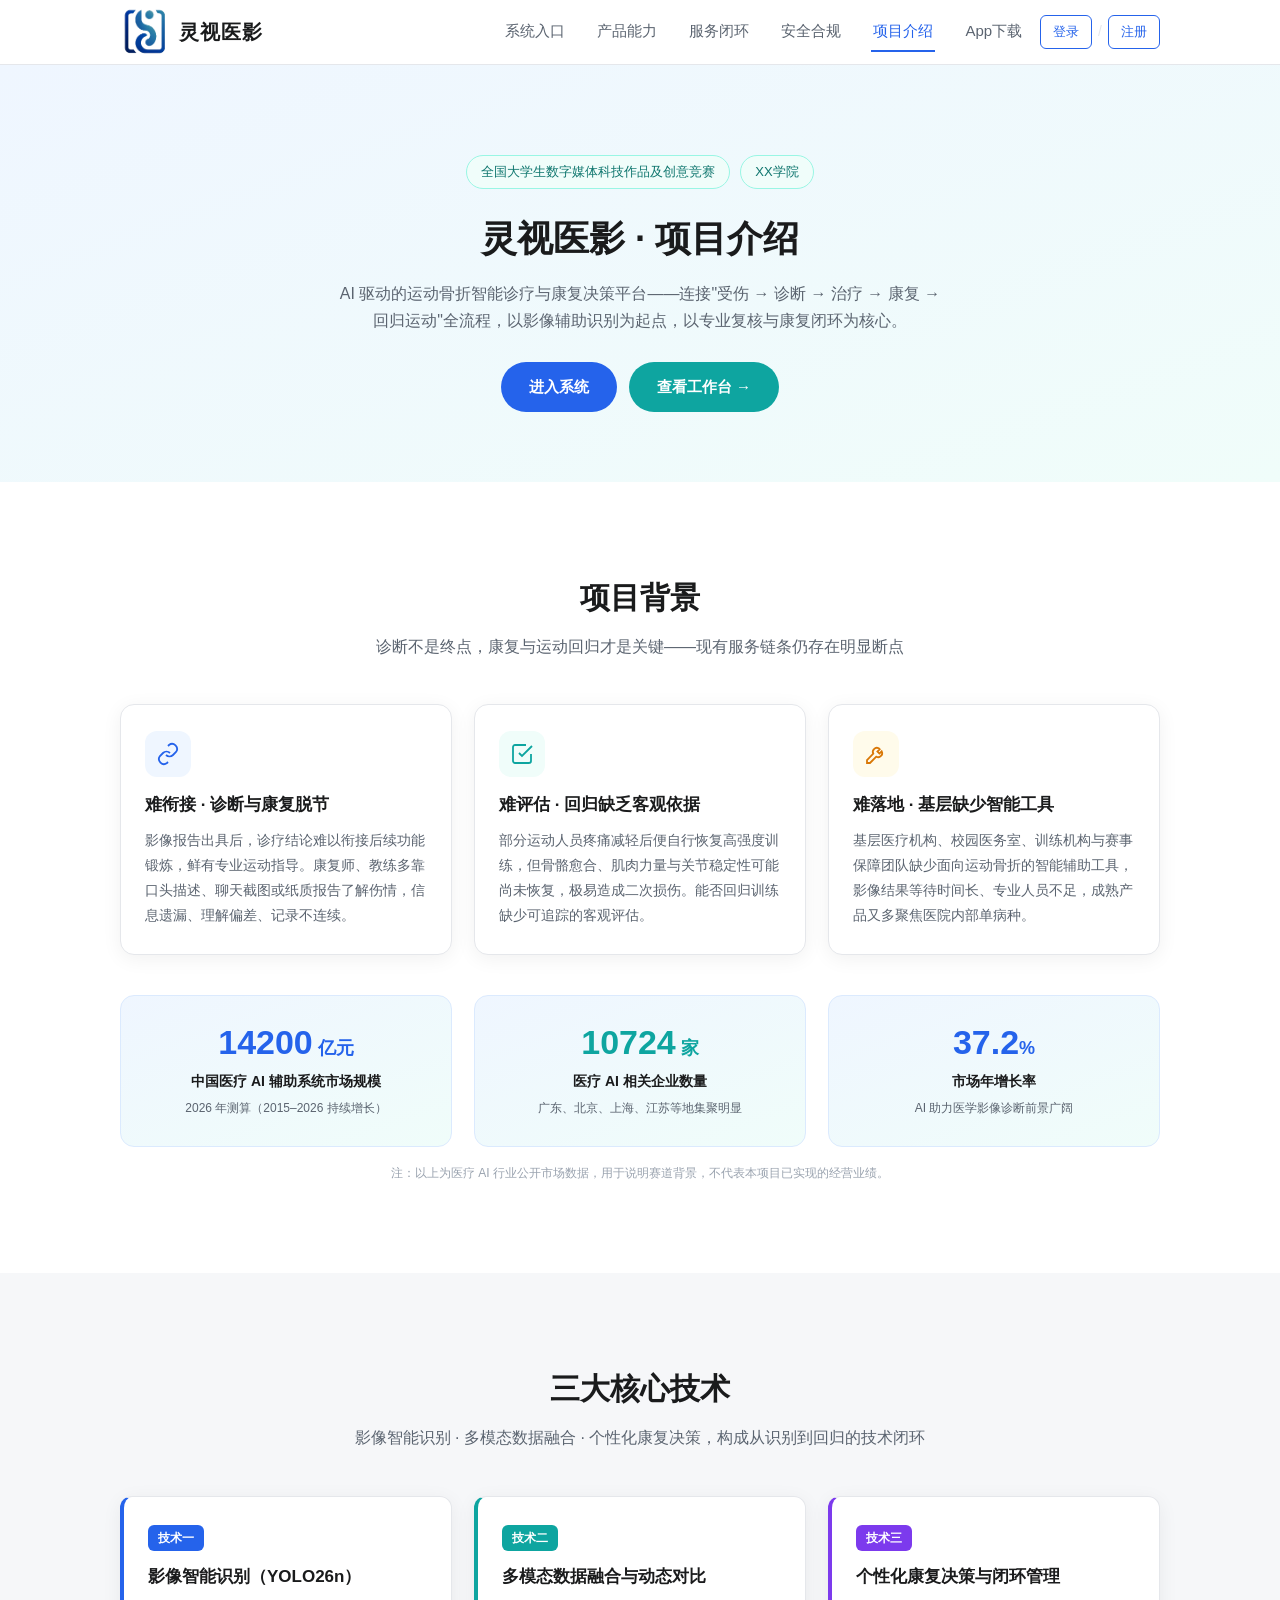
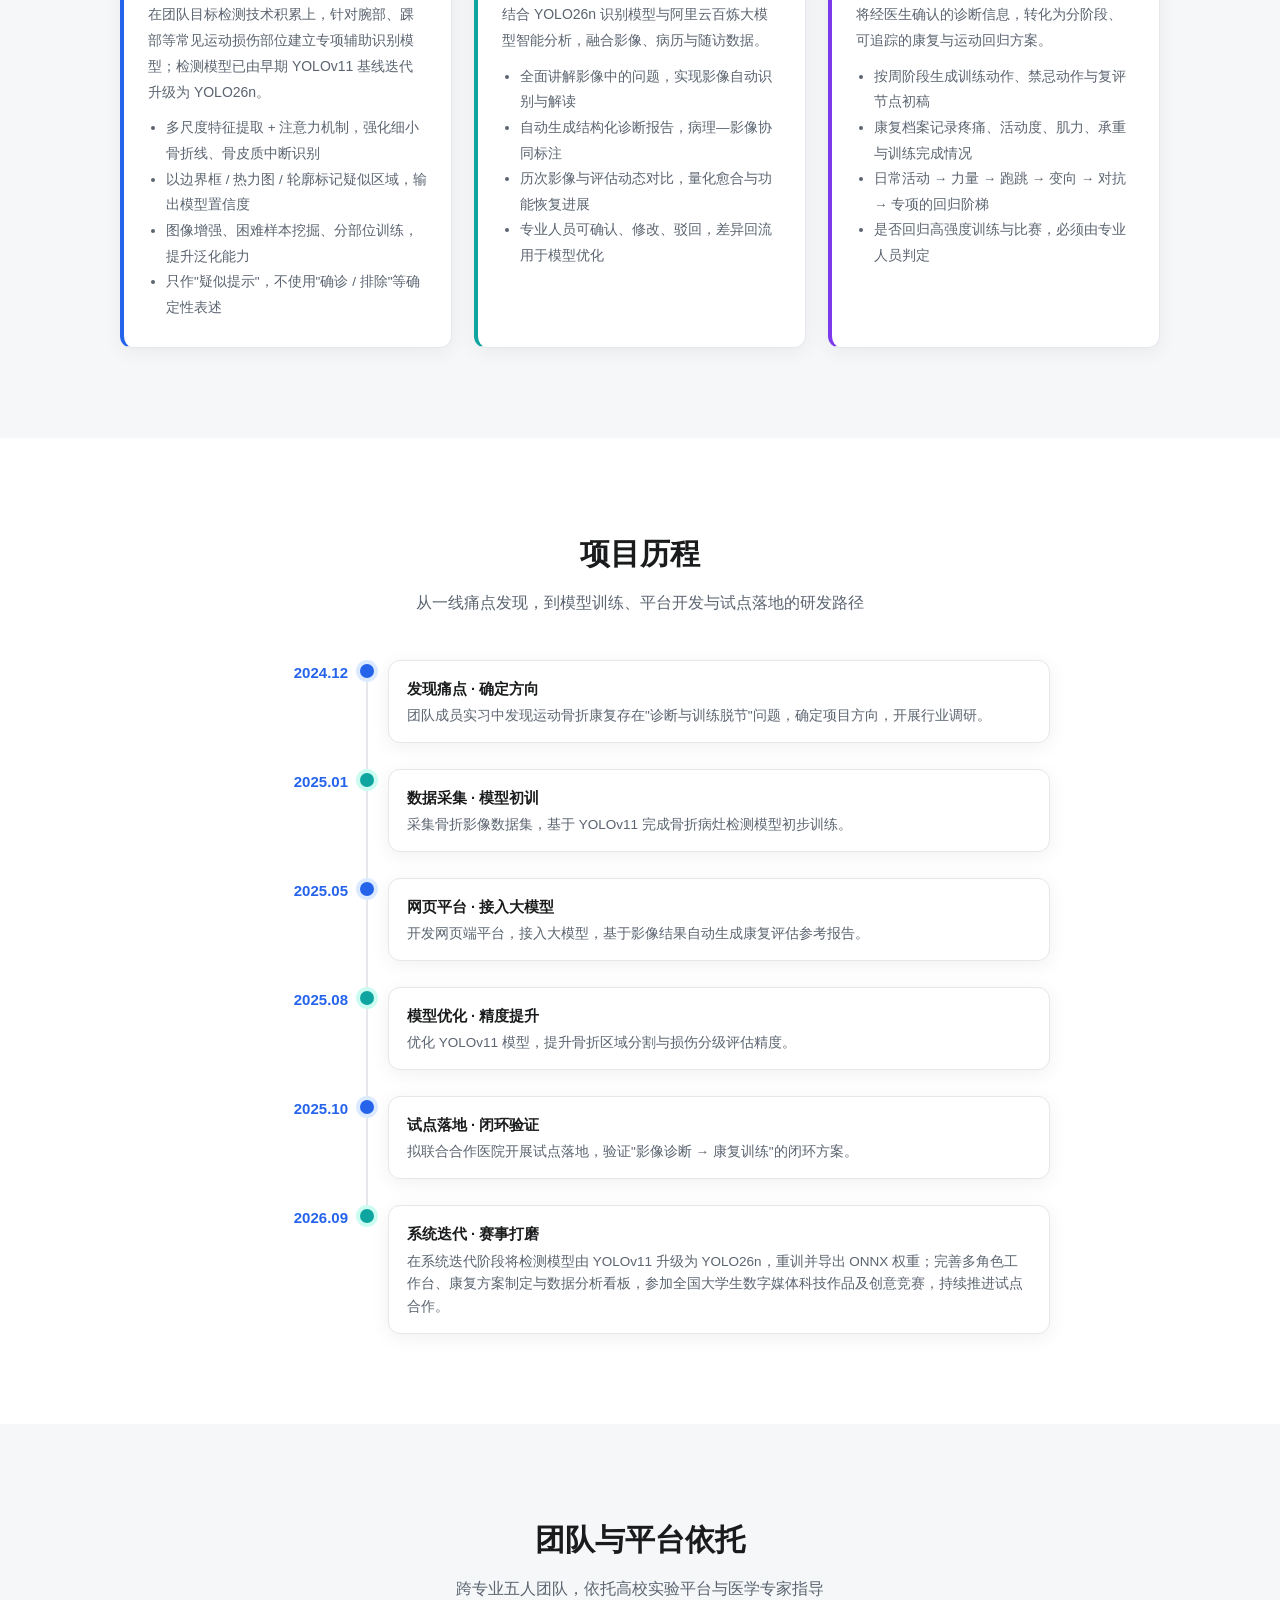
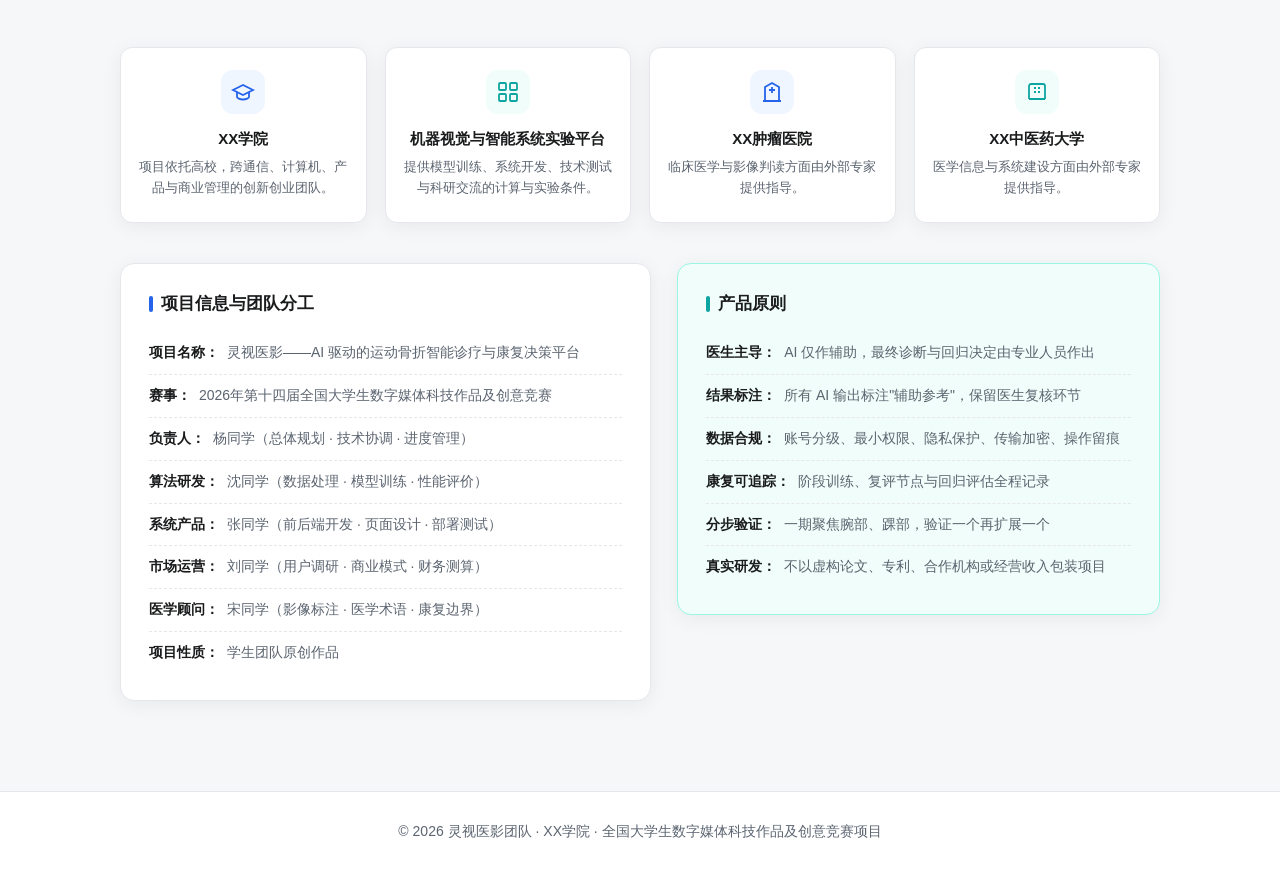
<file: web/about.html>
<!DOCTYPE html>
<html lang="zh-CN">
<head>
  <meta charset="UTF-8">
  <meta name="viewport" content="width=device-width, initial-scale=1.0">
  <title>项目介绍 · 灵视医影</title>
  <meta name="description" content="灵视医影——AI 驱动的运动骨折智能诊疗与康复决策平台项目介绍：项目背景、三大核心技术、研发历程与团队平台依托。">
  <link rel="icon" type="image/svg+xml" href="data:image/svg+xml,%3Csvg xmlns='http://www.w3.org/2000/svg' viewBox='0 0 64 64'%3E%3Crect width='64' height='64' rx='14' fill='%232563eb'/%3E%3Ccircle cx='32' cy='32' r='15' fill='none' stroke='white' stroke-width='4'/%3E%3Ccircle cx='32' cy='32' r='5' fill='white'/%3E%3C/svg%3E">
  <link rel="stylesheet" href="css/style.css">
  <style>
    /* ===== about 页面专用样式 ===== */
    .page-header .lead-tags { display:flex; gap:10px; justify-content:center; flex-wrap:wrap; margin-bottom:26px; }
    .lead-tag { font-size:13px; color:#0f766e; background:#f0fdfa; border:1px solid #99f6e4; padding:5px 14px; border-radius:999px; }

    /* 痛点卡片 */
    .pain-grid { display:grid; grid-template-columns:repeat(3,1fr); gap:22px; }
    .pain-card { background:#fff; border:1px solid var(--border); border-radius:var(--radius); box-shadow:var(--shadow); padding:26px 24px; }
    .pain-ico { width:46px; height:46px; border-radius:12px; background:#eff6ff; display:flex; align-items:center; justify-content:center; margin-bottom:14px; }
    .pain-card:nth-child(2) .pain-ico { background:#f0fdfa; }
    .pain-card:nth-child(3) .pain-ico { background:#fffbeb; }
    .pain-card h3 { font-size:17px; margin-bottom:8px; }
    .pain-card p { color:var(--text-secondary); font-size:14px; line-height:1.8; }

    /* 数据统计 */
    .stat-row { display:grid; grid-template-columns:repeat(3,1fr); gap:22px; margin-top:40px; }
    .stat-box { text-align:center; background:linear-gradient(160deg,#eff6ff 0%,#f0fdfa 100%); border:1px solid #dbeafe; border-radius:var(--radius); padding:28px 18px; }
    .stat-box .s-num { font-size:34px; font-weight:800; color:var(--primary); line-height:1.1; font-variant-numeric:tabular-nums; }
    .stat-box:nth-child(2) .s-num { color:var(--accent); }
    .stat-box .s-label { font-size:14px; font-weight:600; margin-top:8px; }
    .stat-box .s-note { font-size:12px; color:var(--text-secondary); margin-top:4px; }

    /* 技术卡片（左边框） */
    .tech-grid { display:grid; grid-template-columns:repeat(3,1fr); gap:22px; }
    .tech-card { background:#fff; border:1px solid var(--border); border-left:4px solid var(--primary); border-radius:12px; box-shadow:var(--shadow); padding:26px 24px; }
    .tech-card.t2 { border-left-color:var(--accent); }
    .tech-card.t3 { border-left-color:#7c3aed; }
    .tech-badge { display:inline-block; font-size:12px; font-weight:700; color:#fff; background:var(--primary); border-radius:6px; padding:3px 10px; margin-bottom:12px; }
    .tech-card.t2 .tech-badge { background:var(--accent); }
    .tech-card.t3 .tech-badge { background:#7c3aed; }
    .tech-card h3 { font-size:17px; margin-bottom:10px; }
    .tech-card p { color:var(--text-secondary); font-size:14px; line-height:1.85; margin-bottom:10px; }
    .tech-card ul { padding-left:18px; color:var(--text-secondary); font-size:13.5px; line-height:1.9; }

    /* 项目历程：左侧竖线时间轴 */
    .timeline-project { max-width:820px; margin:0 auto; position:relative; padding-left:8px; }
    .tp-item { position:relative; padding:0 0 26px 150px; }
    .tp-item:last-child { padding-bottom:0; }
    .tp-item::before { content:""; position:absolute; left:128px; top:6px; bottom:-6px; width:2px; background:var(--border); }
    .tp-item:last-child::before { display:none; }
    .tp-dot { position:absolute; left:122px; top:4px; width:14px; height:14px; border-radius:50%; background:var(--primary); box-shadow:0 0 0 4px #dbeafe; z-index:1; }
    .tp-item:nth-child(even) .tp-dot { background:var(--accent); box-shadow:0 0 0 4px #ccfbf1; }
    .tp-date { position:absolute; left:0; top:0; width:110px; text-align:right; font-size:15px; font-weight:700; color:var(--primary); }
    .tp-body { background:#fff; border:1px solid var(--border); border-radius:12px; box-shadow:var(--shadow); padding:14px 18px; }
    .tp-body b { font-size:14.5px; }
    .tp-body p { font-size:13.5px; color:var(--text-secondary); margin-top:3px; line-height:1.7; }

    /* 合作 / 依托机构 */
    .partner-grid { display:grid; grid-template-columns:repeat(4,1fr); gap:18px; }
    .partner-card { background:#fff; border:1px solid var(--border); border-radius:12px; box-shadow:var(--shadow); padding:22px 18px; text-align:center; }
    .partner-ico { width:44px; height:44px; margin:0 auto 12px; border-radius:12px; background:#eff6ff; display:flex; align-items:center; justify-content:center; }
    .partner-card:nth-child(even) .partner-ico { background:#f0fdfa; }
    .partner-card h4 { font-size:15px; margin-bottom:6px; }
    .partner-card p { font-size:12.5px; color:var(--text-secondary); line-height:1.7; }

    .info-grid { display:grid; grid-template-columns:1.1fr 1fr; gap:26px; margin-top:40px; align-items:start; }
    .info-card { background:#fff; border:1px solid var(--border); border-radius:var(--radius); box-shadow:var(--shadow); padding:26px 28px; }
    .info-card h3 { font-size:17px; margin-bottom:14px; display:flex; align-items:center; gap:8px; }
    .info-card h3::before { content:""; width:4px; height:16px; background:var(--primary); border-radius:2px; }
    .info-card ul { list-style:none; }
    .info-card li { padding:9px 0; border-bottom:1px dashed var(--border); font-size:14px; color:var(--text-secondary); display:flex; gap:8px; }
    .info-card li:last-child { border-bottom:none; }
    .info-card li b { color:var(--text-color); }
    .principle { background:#f0fdfa; border:1px solid #99f6e4; }
    .principle h3::before { background:var(--accent); }

    @media (max-width: 900px) {
      .pain-grid, .tech-grid, .stat-row { grid-template-columns:1fr; }
      .partner-grid { grid-template-columns:repeat(2,1fr); }
      .info-grid { grid-template-columns:1fr; }
      .tp-item { padding-left:120px; }
      .tp-item::before { left:104px; }
      .tp-dot { left:98px; }
      .tp-date { width:86px; font-size:13.5px; }
    }
  </style>
</head>
<body>

  <!-- ========== 顶部导航 ========== -->
  <header class="site-header" id="site-header">
    <div class="container nav-wrap">
      <a href="index.html" class="logo">
        <img src="assets/logo.png" alt="灵视医影 Logo" class="logo-img" style="width:50px;height:auto;">
        <span class="logo-text">灵视医影</span>
      </a>

      <button class="nav-toggle" id="nav-toggle" aria-label="打开菜单" aria-expanded="false">
        <span></span><span></span><span></span>
      </button>

      <nav class="site-nav" id="site-nav">
        <a href="index.html" class="nav-link">系统入口</a>
        <a href="capabilities.html" class="nav-link">产品能力</a>
        <a href="flow.html" class="nav-link">服务闭环</a>
        <a href="compliance.html" class="nav-link">安全合规</a>
        <a href="about.html" class="nav-link active">项目介绍</a>
        <a href="download.html" class="nav-link">App下载</a>
      </nav>
      <div class="header-right">
        <a href="login.html" class="top-login-tag">登录</a>
        <span class="top-login-divider">/</span>
        <a href="login.html#register" class="top-login-tag">注册</a>
      </div>
    </div>
  </header>

  <main>

    <!-- ========== 标题区 ========== -->
    <section class="page-header">
      <div class="container">
        <div class="lead-tags reveal">
          <span class="lead-tag">全国大学生数字媒体科技作品及创意竞赛</span>
          <span class="lead-tag">XX学院</span>
        </div>
        <h1 class="reveal">灵视医影 · 项目介绍</h1>
        <p class="reveal">AI 驱动的运动骨折智能诊疗与康复决策平台——连接"受伤 → 诊断 → 治疗 → 康复 → 回归运动"全流程，以影像辅助识别为起点，以专业复核与康复闭环为核心。</p>
        <div class="hero-actions reveal">
          <a href="index.html" class="btn btn-primary">进入系统</a>
          <a href="login.html" class="btn btn-accent">查看工作台 →</a>
        </div>
      </div>
    </section>

    <!-- ========== 一、项目背景 ========== -->
    <section class="section" id="background">
      <div class="container">
        <h2 class="section-title reveal">项目背景</h2>
        <p class="section-sub reveal">诊断不是终点，康复与运动回归才是关键——现有服务链条仍存在明显断点</p>

        <div class="pain-grid">
          <article class="pain-card reveal">
            <div class="pain-ico">
              <svg viewBox="0 0 24 24" width="24" height="24" fill="none" stroke="#2563eb" stroke-width="1.8"><path d="M10 13a5 5 0 0 0 7 0l3-3a5 5 0 0 0-7-7l-1 1"/><path d="M14 11a5 5 0 0 0-7 0l-3 3a5 5 0 0 0 7 7l1-1"/></svg>
            </div>
            <h3>难衔接 · 诊断与康复脱节</h3>
            <p>影像报告出具后，诊疗结论难以衔接后续功能锻炼，鲜有专业运动指导。康复师、教练多靠口头描述、聊天截图或纸质报告了解伤情，信息遗漏、理解偏差、记录不连续。</p>
          </article>
          <article class="pain-card reveal">
            <div class="pain-ico">
              <svg viewBox="0 0 24 24" width="24" height="24" fill="none" stroke="#0ea5a0" stroke-width="1.8"><path d="M9 11l3 3L22 4"/><path d="M21 12v7a2 2 0 0 1-2 2H5a2 2 0 0 1-2-2V5a2 2 0 0 1 2-2h11"/></svg>
            </div>
            <h3>难评估 · 回归缺乏客观依据</h3>
            <p>部分运动人员疼痛减轻后便自行恢复高强度训练，但骨骼愈合、肌肉力量与关节稳定性可能尚未恢复，极易造成二次损伤。能否回归训练缺少可追踪的客观评估。</p>
          </article>
          <article class="pain-card reveal">
            <div class="pain-ico">
              <svg viewBox="0 0 24 24" width="24" height="24" fill="none" stroke="#d97706" stroke-width="1.8"><path d="M14.7 6.3a4 4 0 0 0-5.4 5.4L3 18v3h3l6.3-6.3a4 4 0 0 0 5.4-5.4l-2.3 2.3-2-2 2.3-2.3z"/></svg>
            </div>
            <h3>难落地 · 基层缺少智能工具</h3>
            <p>基层医疗机构、校园医务室、训练机构与赛事保障团队缺少面向运动骨折的智能辅助工具，影像结果等待时间长、专业人员不足，成熟产品又多聚焦医院内部单病种。</p>
          </article>
        </div>

        <div class="stat-row">
          <div class="stat-box reveal">
            <div class="s-num">14200<small style="font-size:18px;"> 亿元</small></div>
            <div class="s-label">中国医疗 AI 辅助系统市场规模</div>
            <div class="s-note">2026 年测算（2015–2026 持续增长）</div>
          </div>
          <div class="stat-box reveal">
            <div class="s-num">10724<small style="font-size:18px;"> 家</small></div>
            <div class="s-label">医疗 AI 相关企业数量</div>
            <div class="s-note">广东、北京、上海、江苏等地集聚明显</div>
          </div>
          <div class="stat-box reveal">
            <div class="s-num">37.2<small style="font-size:18px;">%</small></div>
            <div class="s-label">市场年增长率</div>
            <div class="s-note">AI 助力医学影像诊断前景广阔</div>
          </div>
        </div>
        <p style="text-align:center;font-size:12px;color:#9aa3af;margin-top:16px;">注：以上为医疗 AI 行业公开市场数据，用于说明赛道背景，不代表本项目已实现的经营业绩。</p>
      </div>
    </section>

    <!-- ========== 二、三大核心技术 ========== -->
    <section class="section section-alt" id="tech">
      <div class="container">
        <h2 class="section-title reveal">三大核心技术</h2>
        <p class="section-sub reveal">影像智能识别 · 多模态数据融合 · 个性化康复决策，构成从识别到回归的技术闭环</p>

        <div class="tech-grid">
          <article class="tech-card reveal">
            <span class="tech-badge">技术一</span>
            <h3>影像智能识别（YOLO26n）</h3>
            <p>在团队目标检测技术积累上，针对腕部、踝部等常见运动损伤部位建立专项辅助识别模型；检测模型已由早期 YOLOv11 基线迭代升级为 YOLO26n。</p>
            <ul>
              <li>多尺度特征提取 + 注意力机制，强化细小骨折线、骨皮质中断识别</li>
              <li>以边界框 / 热力图 / 轮廓标记疑似区域，输出模型置信度</li>
              <li>图像增强、困难样本挖掘、分部位训练，提升泛化能力</li>
              <li>只作"疑似提示"，不使用"确诊 / 排除"等确定性表述</li>
            </ul>
          </article>
          <article class="tech-card t2 reveal">
            <span class="tech-badge">技术二</span>
            <h3>多模态数据融合与动态对比</h3>
            <p>结合 YOLO26n 识别模型与阿里云百炼大模型智能分析，融合影像、病历与随访数据。</p>
            <ul>
              <li>全面讲解影像中的问题，实现影像自动识别与解读</li>
              <li>自动生成结构化诊断报告，病理—影像协同标注</li>
              <li>历次影像与评估动态对比，量化愈合与功能恢复进展</li>
              <li>专业人员可确认、修改、驳回，差异回流用于模型优化</li>
            </ul>
          </article>
          <article class="tech-card t3 reveal">
            <span class="tech-badge">技术三</span>
            <h3>个性化康复决策与闭环管理</h3>
            <p>将经医生确认的诊断信息，转化为分阶段、可追踪的康复与运动回归方案。</p>
            <ul>
              <li>按周阶段生成训练动作、禁忌动作与复评节点初稿</li>
              <li>康复档案记录疼痛、活动度、肌力、承重与训练完成情况</li>
              <li>日常活动 → 力量 → 跑跳 → 变向 → 对抗 → 专项的回归阶梯</li>
              <li>是否回归高强度训练与比赛，必须由专业人员判定</li>
            </ul>
          </article>
        </div>
      </div>
    </section>

    <!-- ========== 三、项目历程 ========== -->
    <section class="section" id="timeline">
      <div class="container">
        <h2 class="section-title reveal">项目历程</h2>
        <p class="section-sub reveal">从一线痛点发现，到模型训练、平台开发与试点落地的研发路径</p>

        <div class="timeline-project">
          <div class="tp-item reveal">
            <div class="tp-date">2024.12</div>
            <div class="tp-dot"></div>
            <div class="tp-body">
              <b>发现痛点 · 确定方向</b>
              <p>团队成员实习中发现运动骨折康复存在"诊断与训练脱节"问题，确定项目方向，开展行业调研。</p>
            </div>
          </div>
          <div class="tp-item reveal">
            <div class="tp-date">2025.01</div>
            <div class="tp-dot"></div>
            <div class="tp-body">
              <b>数据采集 · 模型初训</b>
              <p>采集骨折影像数据集，基于 YOLOv11 完成骨折病灶检测模型初步训练。</p>
            </div>
          </div>
          <div class="tp-item reveal">
            <div class="tp-date">2025.05</div>
            <div class="tp-dot"></div>
            <div class="tp-body">
              <b>网页平台 · 接入大模型</b>
              <p>开发网页端平台，接入大模型，基于影像结果自动生成康复评估参考报告。</p>
            </div>
          </div>
          <div class="tp-item reveal">
            <div class="tp-date">2025.08</div>
            <div class="tp-dot"></div>
            <div class="tp-body">
              <b>模型优化 · 精度提升</b>
              <p>优化 YOLOv11 模型，提升骨折区域分割与损伤分级评估精度。</p>
            </div>
          </div>
          <div class="tp-item reveal">
            <div class="tp-date">2025.10</div>
            <div class="tp-dot"></div>
            <div class="tp-body">
              <b>试点落地 · 闭环验证</b>
              <p>拟联合合作医院开展试点落地，验证"影像诊断 → 康复训练"的闭环方案。</p>
            </div>
          </div>
          <div class="tp-item reveal">
            <div class="tp-date">2026.09</div>
            <div class="tp-dot"></div>
            <div class="tp-body">
              <b>系统迭代 · 赛事打磨</b>
              <p>在系统迭代阶段将检测模型由 YOLOv11 升级为 YOLO26n，重训并导出 ONNX 权重；完善多角色工作台、康复方案制定与数据分析看板，参加全国大学生数字媒体科技作品及创意竞赛，持续推进试点合作。</p>
            </div>
          </div>
        </div>
      </div>
    </section>

    <!-- ========== 四、团队与平台依托 ========== -->
    <section class="section section-alt" id="team">
      <div class="container">
        <h2 class="section-title reveal">团队与平台依托</h2>
        <p class="section-sub reveal">跨专业五人团队，依托高校实验平台与医学专家指导</p>

        <div class="partner-grid">
          <div class="partner-card reveal">
            <div class="partner-ico">
              <svg viewBox="0 0 24 24" width="24" height="24" fill="none" stroke="#2563eb" stroke-width="1.8"><path d="M22 10L12 5 2 10l10 5 10-5z"/><path d="M6 12v5c0 1 2.7 2.5 6 2.5s6-1.5 6-2.5v-5"/></svg>
            </div>
            <h4>XX学院</h4>
            <p>项目依托高校，跨通信、计算机、产品与商业管理的创新创业团队。</p>
          </div>
          <div class="partner-card reveal">
            <div class="partner-ico">
              <svg viewBox="0 0 24 24" width="24" height="24" fill="none" stroke="#0ea5a0" stroke-width="1.8"><rect x="3" y="3" width="7" height="7" rx="1"/><rect x="14" y="3" width="7" height="7" rx="1"/><rect x="3" y="14" width="7" height="7" rx="1"/><rect x="14" y="14" width="7" height="7" rx="1"/></svg>
            </div>
            <h4>机器视觉与智能系统实验平台</h4>
            <p>提供模型训练、系统开发、技术测试与科研交流的计算与实验条件。</p>
          </div>
          <div class="partner-card reveal">
            <div class="partner-ico">
              <svg viewBox="0 0 24 24" width="24" height="24" fill="none" stroke="#2563eb" stroke-width="1.8"><path d="M3 21h18M5 21V7l7-4 7 4v14"/><path d="M12 7v6M9 10h6"/></svg>
            </div>
            <h4>XX肿瘤医院</h4>
            <p>临床医学与影像判读方面由外部专家提供指导。</p>
          </div>
          <div class="partner-card reveal">
            <div class="partner-ico">
              <svg viewBox="0 0 24 24" width="24" height="24" fill="none" stroke="#0ea5a0" stroke-width="1.8"><path d="M4 19V6a2 2 0 0 1 2-2h12a2 2 0 0 1 2 2v13"/><path d="M4 19h16M9 8h2M9 12h2M13 8h2M13 12h2"/></svg>
            </div>
            <h4>XX中医药大学</h4>
            <p>医学信息与系统建设方面由外部专家提供指导。</p>
          </div>
        </div>

        <div class="info-grid">
          <div class="info-card reveal">
            <h3>项目信息与团队分工</h3>
            <ul>
              <li><b>项目名称：</b>灵视医影——AI 驱动的运动骨折智能诊疗与康复决策平台</li>
              <li><b>赛事：</b>2026年第十四届全国大学生数字媒体科技作品及创意竞赛</li>
              <li><b>负责人：</b>杨同学（总体规划 · 技术协调 · 进度管理）</li>
              <li><b>算法研发：</b>沈同学（数据处理 · 模型训练 · 性能评价）</li>
              <li><b>系统产品：</b>张同学（前后端开发 · 页面设计 · 部署测试）</li>
              <li><b>市场运营：</b>刘同学（用户调研 · 商业模式 · 财务测算）</li>
              <li><b>医学顾问：</b>宋同学（影像标注 · 医学术语 · 康复边界）</li>
              <li><b>项目性质：</b>学生团队原创作品</li>
            </ul>
          </div>
          <div class="info-card principle reveal">
            <h3>产品原则</h3>
            <ul>
              <li><b>医生主导：</b>AI 仅作辅助，最终诊断与回归决定由专业人员作出</li>
              <li><b>结果标注：</b>所有 AI 输出标注"辅助参考"，保留医生复核环节</li>
              <li><b>数据合规：</b>账号分级、最小权限、隐私保护、传输加密、操作留痕</li>
              <li><b>康复可追踪：</b>阶段训练、复评节点与回归评估全程记录</li>
              <li><b>分步验证：</b>一期聚焦腕部、踝部，验证一个再扩展一个</li>
              <li><b>真实研发：</b>不以虚构论文、专利、合作机构或经营收入包装项目</li>
            </ul>
          </div>
        </div>
      </div>
    </section>

  </main>

  <!-- ========== 页脚 ========== -->
  <footer class="site-footer">
    <div class="container">
      <p>© <span id="year">2026</span> 灵视医影团队 · XX学院 · 全国大学生数字媒体科技作品及创意竞赛项目</p>
    </div>
  </footer>

  <script src="js/main.js"></script>
</body>
</html>
</file>
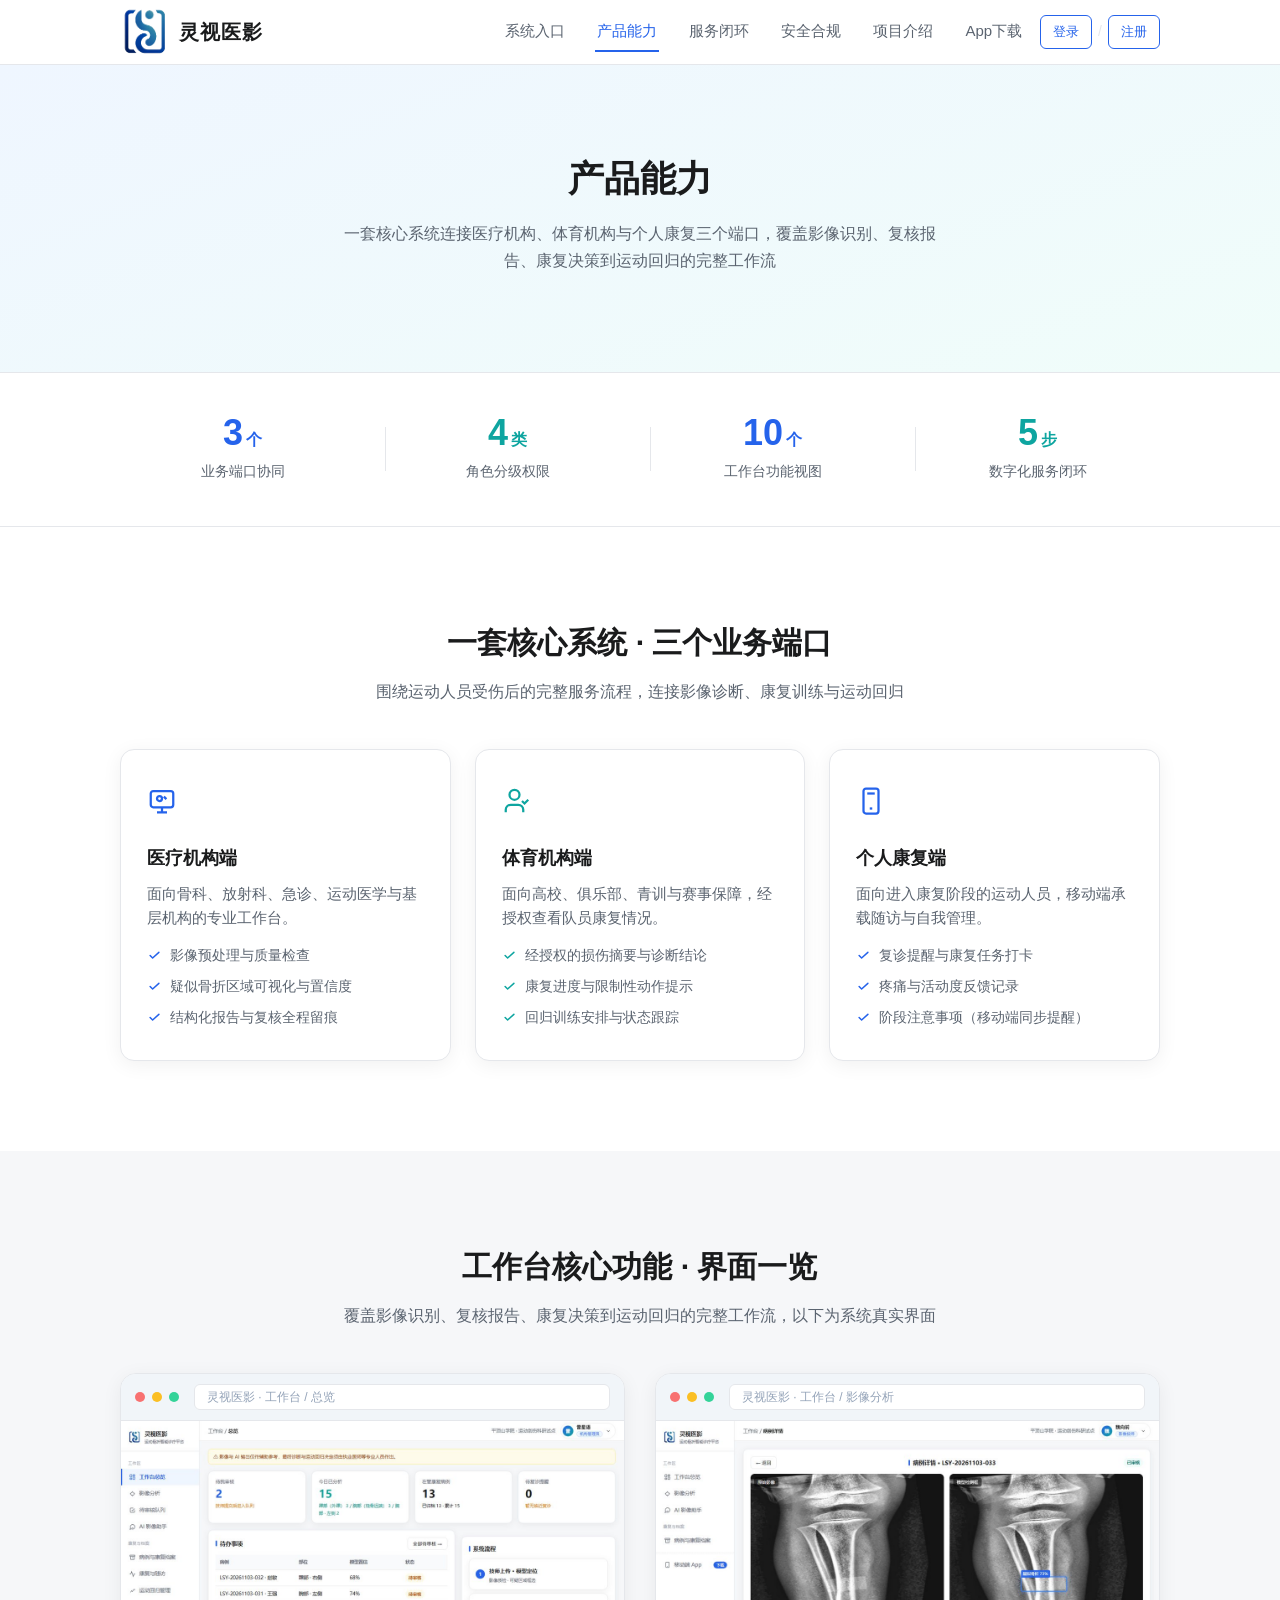
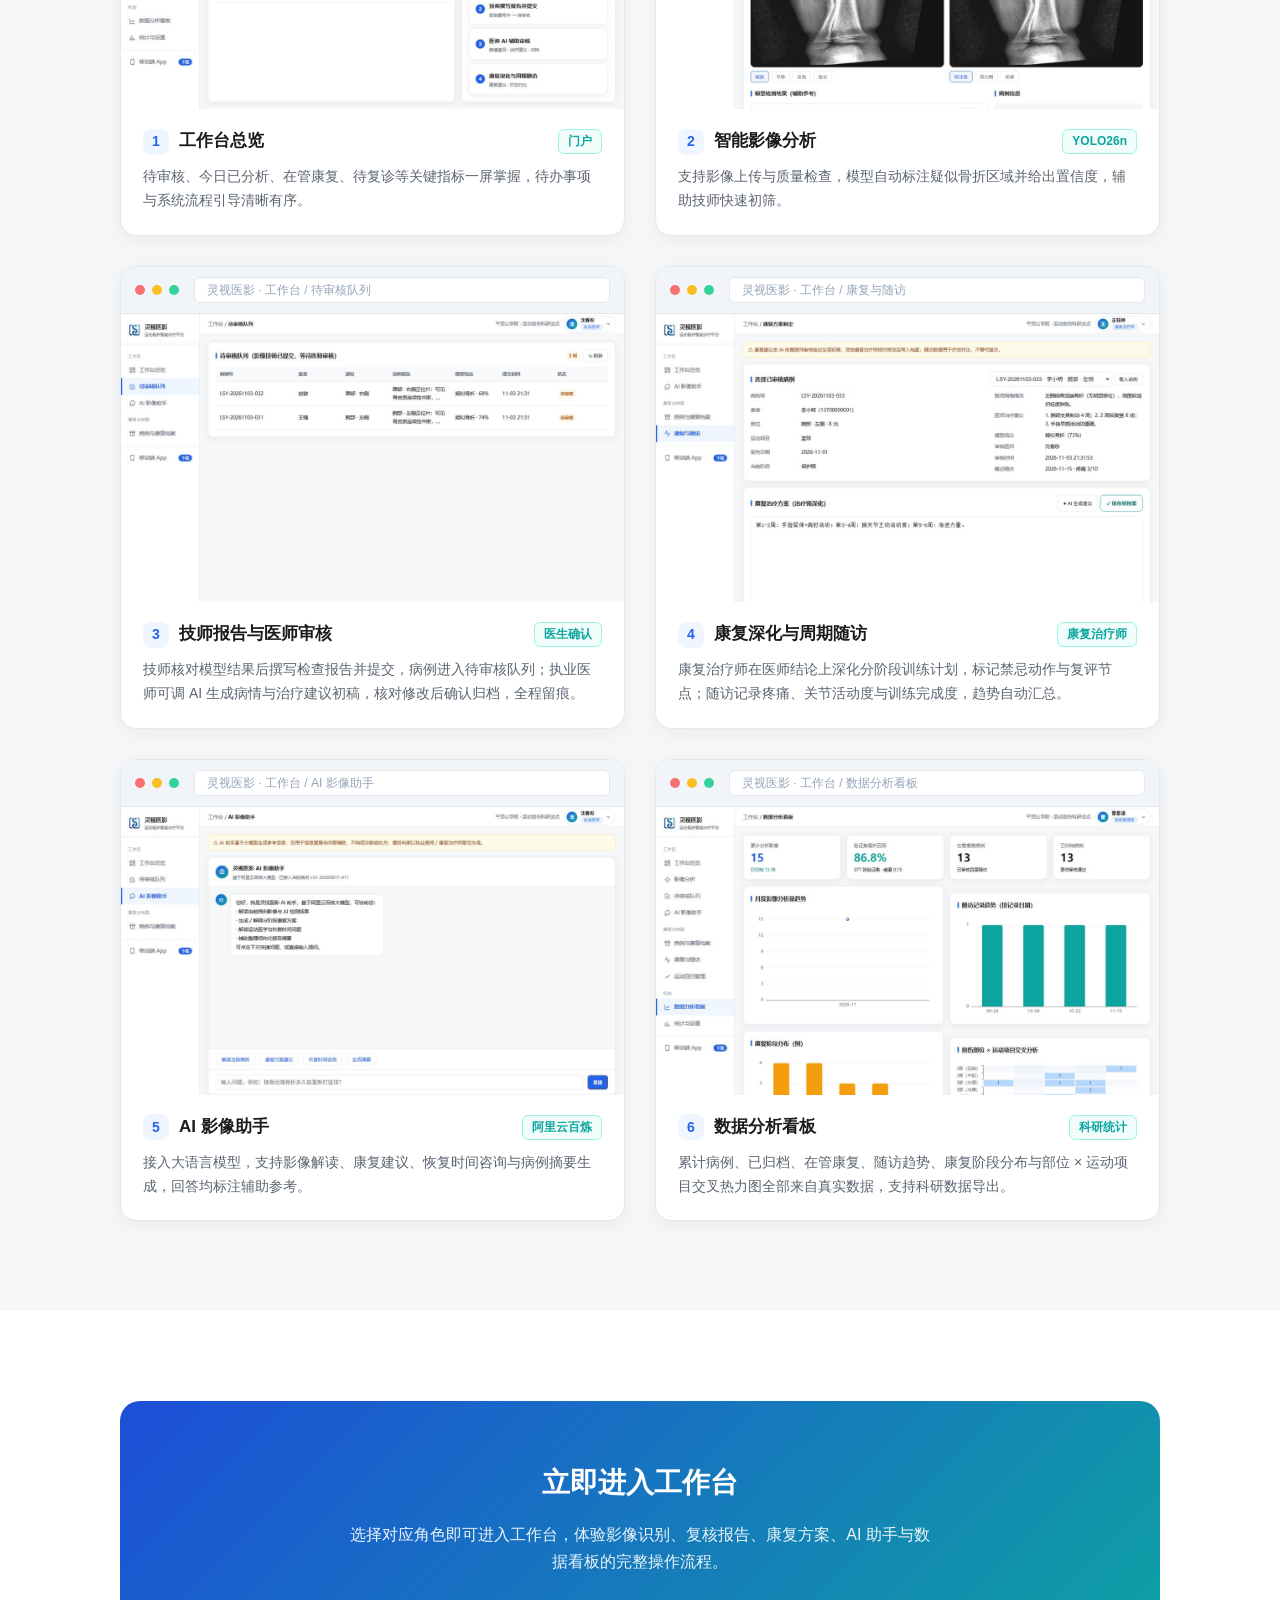
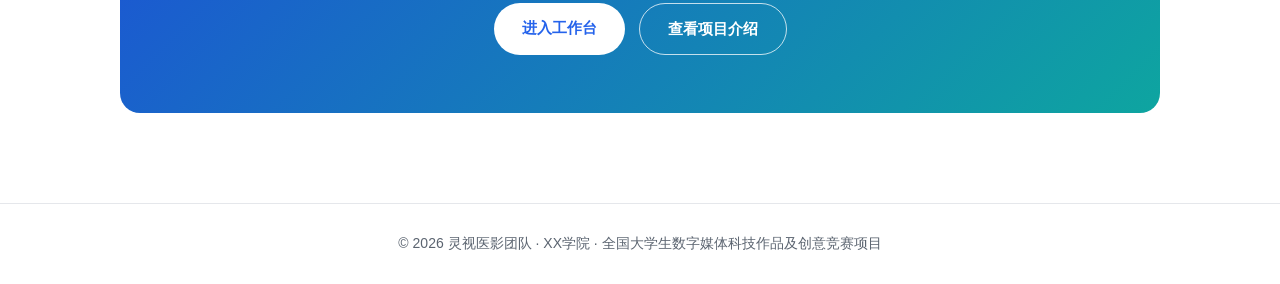
<file: web/capabilities.html>
<!DOCTYPE html>
<html lang="zh-CN">
<head>
  <meta charset="UTF-8">
  <meta name="viewport" content="width=device-width, initial-scale=1.0">
  <title>产品能力 · 灵视医影</title>
  <meta name="description" content="灵视医影产品能力：医疗机构端、体育机构端、个人康复端三个业务端口协同，覆盖影像识别、复核报告、康复方案、AI 助手与数据分析看板。">
  <link rel="icon" type="image/svg+xml" href="data:image/svg+xml,%3Csvg xmlns='http://www.w3.org/2000/svg' viewBox='0 0 64 64'%3E%3Crect width='64' height='64' rx='14' fill='%232563eb'/%3E%3Ccircle cx='32' cy='32' r='15' fill='none' stroke='white' stroke-width='4'/%3E%3Ccircle cx='32' cy='32' r='5' fill='white'/%3E%3C/svg%3E">
  <link rel="stylesheet" href="css/style.css">
</head>
<body>

  <!-- ========== 顶部导航 ========== -->
  <header class="site-header" id="site-header">
    <div class="container nav-wrap">
      <a href="index.html" class="logo">
        <img src="assets/logo.png" alt="灵视医影 Logo" class="logo-img" style="width:50px;height:auto;">
        <span class="logo-text">灵视医影</span>
      </a>
      <button class="nav-toggle" id="nav-toggle" aria-label="菜单"><span></span><span></span><span></span></button>
      <nav class="site-nav" id="site-nav">
        <a href="index.html" class="nav-link">系统入口</a>
        <a href="capabilities.html" class="nav-link active">产品能力</a>
        <a href="flow.html" class="nav-link">服务闭环</a>
        <a href="compliance.html" class="nav-link">安全合规</a>
        <a href="about.html" class="nav-link">项目介绍</a>
        <a href="download.html" class="nav-link">App下载</a>
      </nav>
      <div class="header-right">
        <a href="login.html" class="top-login-tag">登录</a>
        <span class="top-login-divider">/</span>
        <a href="login.html#register" class="top-login-tag">注册</a>
      </div>
    </div>
  </header>

  <main>

    <!-- ========== 页头 ========== -->
    <section class="page-header">
      <div class="container">
        <h1 class="reveal">产品能力</h1>
        <p class="reveal">一套核心系统连接医疗机构、体育机构与个人康复三个端口，覆盖影像识别、复核报告、康复决策到运动回归的完整工作流</p>
      </div>
    </section>

    <!-- ========== 亮点数据 ========== -->
    <div class="stat-band">
      <div class="container">
        <div class="stat-row">
          <div class="stat reveal"><div class="stat-num">3<span class="unit">个</span></div><div class="stat-label">业务端口协同</div></div>
          <div class="stat reveal"><div class="stat-num teal">4<span class="unit">类</span></div><div class="stat-label">角色分级权限</div></div>
          <div class="stat reveal"><div class="stat-num">10<span class="unit">个</span></div><div class="stat-label">工作台功能视图</div></div>
          <div class="stat reveal"><div class="stat-num teal">5<span class="unit">步</span></div><div class="stat-label">数字化服务闭环</div></div>
        </div>
      </div>
    </div>

    <!-- ========== 三个业务端口 ========== -->
    <section class="section">
      <div class="container">
        <h2 class="section-title reveal">一套核心系统 · 三个业务端口</h2>
        <p class="section-sub reveal">围绕运动人员受伤后的完整服务流程，连接影像诊断、康复训练与运动回归</p>

        <div class="cards">
          <article class="card reveal">
            <div class="card-icon">
              <svg viewBox="0 0 24 24" width="30" height="30" fill="none" stroke="#2563eb" stroke-width="1.8"><rect x="3" y="4" width="18" height="13" rx="2"/><path d="M8 21h8M12 17v4"/><circle cx="10" cy="10" r="2"/><path d="M13.5 8.5l2 2"/></svg>
            </div>
            <h3>医疗机构端</h3>
            <p>面向骨科、放射科、急诊、运动医学与基层机构的专业工作台。</p>
            <ul class="card-points">
              <li><svg width="15" height="15" viewBox="0 0 24 24" fill="none" stroke="#2563eb" stroke-width="2.4" stroke-linecap="round" stroke-linejoin="round"><path d="M5 12l4 4L19 7"/></svg>影像预处理与质量检查</li>
              <li><svg width="15" height="15" viewBox="0 0 24 24" fill="none" stroke="#2563eb" stroke-width="2.4" stroke-linecap="round" stroke-linejoin="round"><path d="M5 12l4 4L19 7"/></svg>疑似骨折区域可视化与置信度</li>
              <li><svg width="15" height="15" viewBox="0 0 24 24" fill="none" stroke="#2563eb" stroke-width="2.4" stroke-linecap="round" stroke-linejoin="round"><path d="M5 12l4 4L19 7"/></svg>结构化报告与复核全程留痕</li>
            </ul>
          </article>
          <article class="card reveal">
            <div class="card-icon">
              <svg viewBox="0 0 24 24" width="30" height="30" fill="none" stroke="#0ea5a0" stroke-width="1.8"><path d="M17 21v-2a4 4 0 0 0-4-4H7a4 4 0 0 0-4 4v2"/><circle cx="10" cy="7" r="4"/><path d="M21 11l-3 3-2-2"/></svg>
            </div>
            <h3>体育机构端</h3>
            <p>面向高校、俱乐部、青训与赛事保障，经授权查看队员康复情况。</p>
            <ul class="card-points">
              <li><svg width="15" height="15" viewBox="0 0 24 24" fill="none" stroke="#0ea5a0" stroke-width="2.4" stroke-linecap="round" stroke-linejoin="round"><path d="M5 12l4 4L19 7"/></svg>经授权的损伤摘要与诊断结论</li>
              <li><svg width="15" height="15" viewBox="0 0 24 24" fill="none" stroke="#0ea5a0" stroke-width="2.4" stroke-linecap="round" stroke-linejoin="round"><path d="M5 12l4 4L19 7"/></svg>康复进度与限制性动作提示</li>
              <li><svg width="15" height="15" viewBox="0 0 24 24" fill="none" stroke="#0ea5a0" stroke-width="2.4" stroke-linecap="round" stroke-linejoin="round"><path d="M5 12l4 4L19 7"/></svg>回归训练安排与状态跟踪</li>
            </ul>
          </article>
          <article class="card reveal">
            <div class="card-icon">
              <svg viewBox="0 0 24 24" width="30" height="30" fill="none" stroke="#2563eb" stroke-width="1.8"><rect x="6" y="2" width="12" height="20" rx="2"/><path d="M11 18h2"/><path d="M9 6h6"/></svg>
            </div>
            <h3>个人康复端</h3>
            <p>面向进入康复阶段的运动人员，移动端承载随访与自我管理。</p>
            <ul class="card-points">
              <li><svg width="15" height="15" viewBox="0 0 24 24" fill="none" stroke="#2563eb" stroke-width="2.4" stroke-linecap="round" stroke-linejoin="round"><path d="M5 12l4 4L19 7"/></svg>复诊提醒与康复任务打卡</li>
              <li><svg width="15" height="15" viewBox="0 0 24 24" fill="none" stroke="#2563eb" stroke-width="2.4" stroke-linecap="round" stroke-linejoin="round"><path d="M5 12l4 4L19 7"/></svg>疼痛与活动度反馈记录</li>
              <li><svg width="15" height="15" viewBox="0 0 24 24" fill="none" stroke="#2563eb" stroke-width="2.4" stroke-linecap="round" stroke-linejoin="round"><path d="M5 12l4 4L19 7"/></svg>阶段注意事项（移动端同步提醒）</li>
            </ul>
          </article>
        </div>
      </div>
    </section>

    <!-- ========== 工作台界面一览 ========== -->
    <section class="section section-alt">
      <div class="container">
        <h2 class="section-title reveal">工作台核心功能 · 界面一览</h2>
        <p class="section-sub reveal">覆盖影像识别、复核报告、康复决策到运动回归的完整工作流，以下为系统真实界面</p>

        <div class="feature-grid">
          <article class="feature-card reveal">
            <div class="shot-bar">
              <span class="shot-dot" style="background:#f87171"></span><span class="shot-dot" style="background:#fbbf24"></span><span class="shot-dot" style="background:#34d399"></span>
              <span class="shot-url">灵视医影 · 工作台 / 总览</span>
            </div>
            <div class="shot-img"><img src="assets/screens/overview.jpg" alt="工作台总览界面"></div>
            <div class="feature-body">
              <h3><span class="fc-num">1</span>工作台总览<span class="fc-tag">门户</span></h3>
              <p>待审核、今日已分析、在管康复、待复诊等关键指标一屏掌握，待办事项与系统流程引导清晰有序。</p>
            </div>
          </article>

          <article class="feature-card reveal">
            <div class="shot-bar">
              <span class="shot-dot" style="background:#f87171"></span><span class="shot-dot" style="background:#fbbf24"></span><span class="shot-dot" style="background:#34d399"></span>
              <span class="shot-url">灵视医影 · 工作台 / 影像分析</span>
            </div>
            <div class="shot-img"><img src="assets/screens/analysis.jpg" alt="智能影像分析界面"></div>
            <div class="feature-body">
              <h3><span class="fc-num">2</span>智能影像分析<span class="fc-tag">YOLO26n</span></h3>
              <p>支持影像上传与质量检查，模型自动标注疑似骨折区域并给出置信度，辅助技师快速初筛。</p>
            </div>
          </article>

          <article class="feature-card reveal">
            <div class="shot-bar">
              <span class="shot-dot" style="background:#f87171"></span><span class="shot-dot" style="background:#fbbf24"></span><span class="shot-dot" style="background:#34d399"></span>
              <span class="shot-url">灵视医影 · 工作台 / 待审核队列</span>
            </div>
            <div class="shot-img"><img src="assets/screens/review.jpg" alt="待审核队列界面"></div>
            <div class="feature-body">
              <h3><span class="fc-num">3</span>技师报告与医师审核<span class="fc-tag">医生确认</span></h3>
              <p>技师核对模型结果后撰写检查报告并提交，病例进入待审核队列；执业医师可调 AI 生成病情与治疗建议初稿，核对修改后确认归档，全程留痕。</p>
            </div>
          </article>

          <article class="feature-card reveal">
            <div class="shot-bar">
              <span class="shot-dot" style="background:#f87171"></span><span class="shot-dot" style="background:#fbbf24"></span><span class="shot-dot" style="background:#34d399"></span>
              <span class="shot-url">灵视医影 · 工作台 / 康复与随访</span>
            </div>
            <div class="shot-img"><img src="assets/screens/rehab.jpg" alt="康复与随访界面"></div>
            <div class="feature-body">
              <h3><span class="fc-num">4</span>康复深化与周期随访<span class="fc-tag">康复治疗师</span></h3>
              <p>康复治疗师在医师结论上深化分阶段训练计划，标记禁忌动作与复评节点；随访记录疼痛、关节活动度与训练完成度，趋势自动汇总。</p>
            </div>
          </article>

          <article class="feature-card reveal">
            <div class="shot-bar">
              <span class="shot-dot" style="background:#f87171"></span><span class="shot-dot" style="background:#fbbf24"></span><span class="shot-dot" style="background:#34d399"></span>
              <span class="shot-url">灵视医影 · 工作台 / AI 影像助手</span>
            </div>
            <div class="shot-img"><img src="assets/screens/ai-assist.jpg" alt="AI 影像助手界面"></div>
            <div class="feature-body">
              <h3><span class="fc-num">5</span>AI 影像助手<span class="fc-tag">阿里云百炼</span></h3>
              <p>接入大语言模型，支持影像解读、康复建议、恢复时间咨询与病例摘要生成，回答均标注辅助参考。</p>
            </div>
          </article>

          <article class="feature-card reveal">
            <div class="shot-bar">
              <span class="shot-dot" style="background:#f87171"></span><span class="shot-dot" style="background:#fbbf24"></span><span class="shot-dot" style="background:#34d399"></span>
              <span class="shot-url">灵视医影 · 工作台 / 数据分析看板</span>
            </div>
            <div class="shot-img"><img src="assets/screens/analytics.jpg" alt="数据分析看板界面"></div>
            <div class="feature-body">
              <h3><span class="fc-num">6</span>数据分析看板<span class="fc-tag">科研统计</span></h3>
              <p>累计病例、已归档、在管康复、随访趋势、康复阶段分布与部位 × 运动项目交叉热力图全部来自真实数据，支持科研数据导出。</p>
            </div>
          </article>
        </div>
      </div>
    </section>

    <!-- ========== 底部行动区 ========== -->
    <section class="section">
      <div class="container">
        <div class="cta-band reveal">
          <h2>立即进入工作台</h2>
          <p>选择对应角色即可进入工作台，体验影像识别、复核报告、康复方案、AI 助手与数据看板的完整操作流程。</p>
          <div class="cta-actions">
            <a href="login.html" class="btn btn-white">进入工作台</a>
            <a href="about.html" class="btn btn-outline-white">查看项目介绍</a>
          </div>
        </div>
      </div>
    </section>

  </main>

  <!-- ========== 页脚 ========== -->
  <footer class="site-footer">
    <div class="container">
      <p>© <span id="year">2026</span> 灵视医影团队 · XX学院 · 全国大学生数字媒体科技作品及创意竞赛项目</p>
    </div>
  </footer>

  <script src="js/main.js"></script>
</body>
</html>
</file>
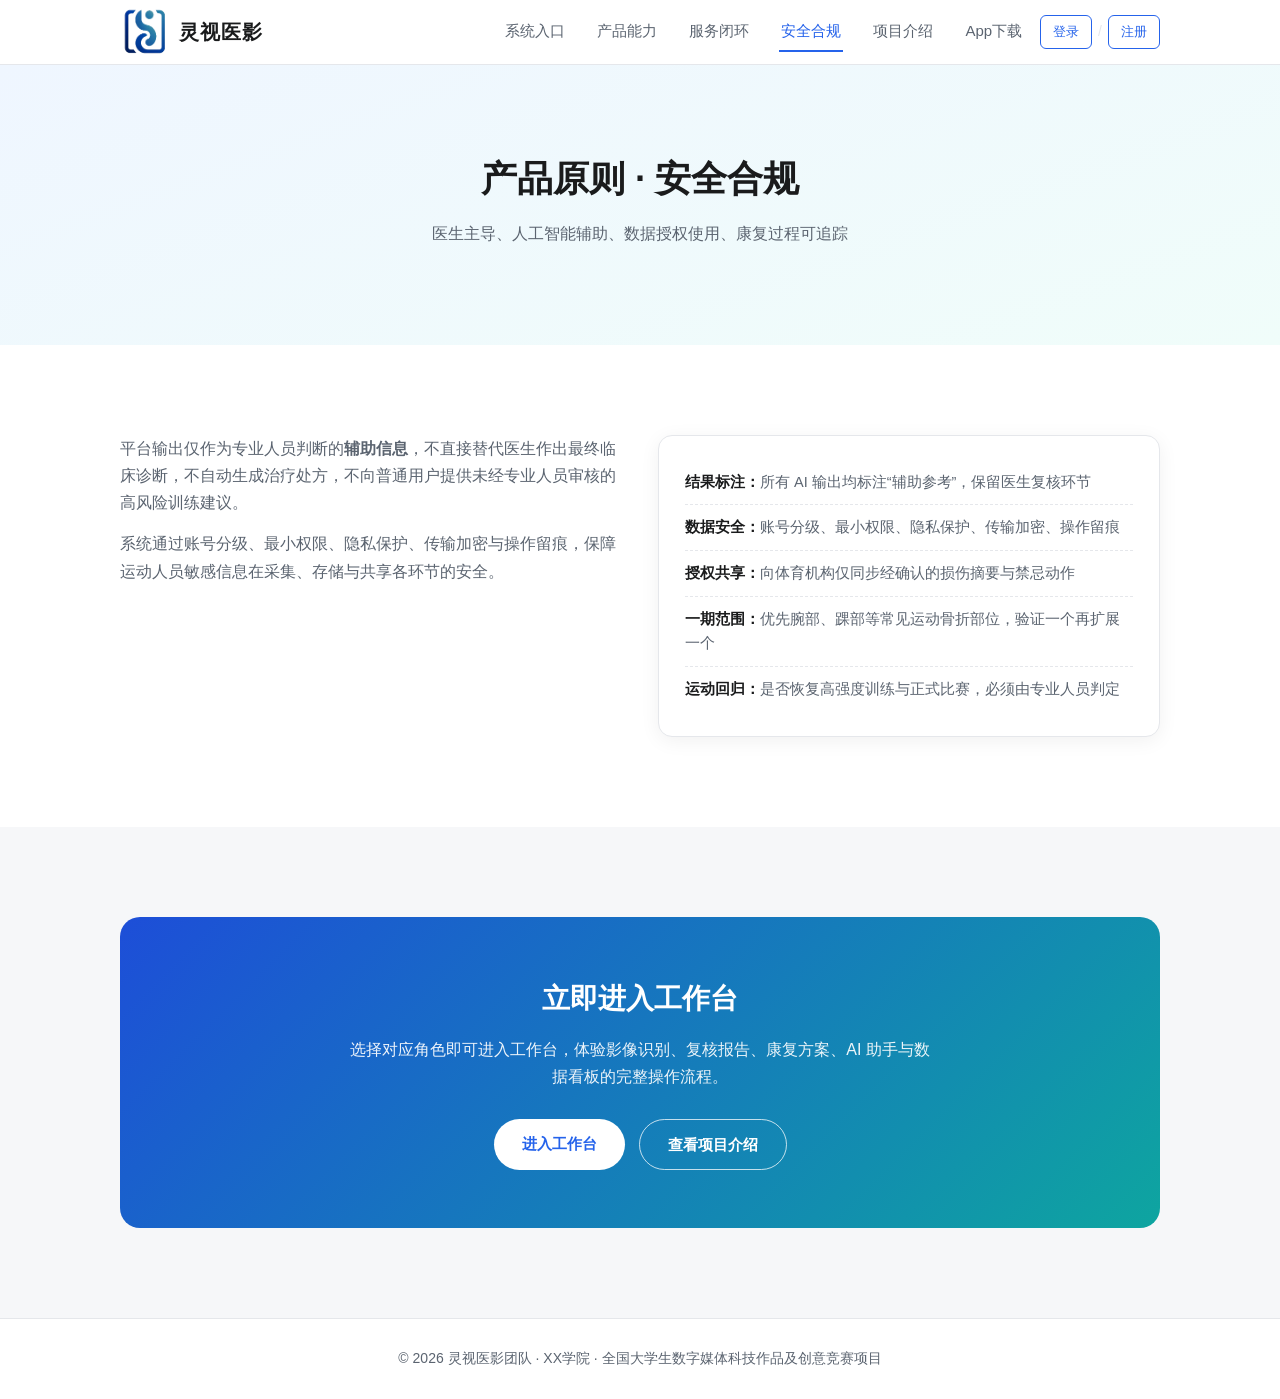
<file: web/compliance.html>
<!DOCTYPE html>
<html lang="zh-CN">
<head>
  <meta charset="UTF-8">
  <meta name="viewport" content="width=device-width, initial-scale=1.0">
  <title>安全合规 · 灵视医影</title>
  <meta name="description" content="灵视医影产品原则与安全合规：医生主导、人工智能辅助、数据授权使用、康复过程可追踪，账号分级、最小权限、隐私保护、传输加密与操作留痕。">
  <link rel="icon" type="image/svg+xml" href="data:image/svg+xml,%3Csvg xmlns='http://www.w3.org/2000/svg' viewBox='0 0 64 64'%3E%3Crect width='64' height='64' rx='14' fill='%232563eb'/%3E%3Ccircle cx='32' cy='32' r='15' fill='none' stroke='white' stroke-width='4'/%3E%3Ccircle cx='32' cy='32' r='5' fill='white'/%3E%3C/svg%3E">
  <link rel="stylesheet" href="css/style.css">
</head>
<body>

  <!-- ========== 顶部导航 ========== -->
  <header class="site-header" id="site-header">
    <div class="container nav-wrap">
      <a href="index.html" class="logo">
        <img src="assets/logo.png" alt="灵视医影 Logo" class="logo-img" style="width:50px;height:auto;">
        <span class="logo-text">灵视医影</span>
      </a>
      <button class="nav-toggle" id="nav-toggle" aria-label="菜单"><span></span><span></span><span></span></button>
      <nav class="site-nav" id="site-nav">
        <a href="index.html" class="nav-link">系统入口</a>
        <a href="capabilities.html" class="nav-link">产品能力</a>
        <a href="flow.html" class="nav-link">服务闭环</a>
        <a href="compliance.html" class="nav-link active">安全合规</a>
        <a href="about.html" class="nav-link">项目介绍</a>
        <a href="download.html" class="nav-link">App下载</a>
      </nav>
      <div class="header-right">
        <a href="login.html" class="top-login-tag">登录</a>
        <span class="top-login-divider">/</span>
        <a href="login.html#register" class="top-login-tag">注册</a>
      </div>
    </div>
  </header>

  <main>

    <!-- ========== 页头 ========== -->
    <section class="page-header">
      <div class="container">
        <h1 class="reveal">产品原则 · 安全合规</h1>
        <p class="reveal">医生主导、人工智能辅助、数据授权使用、康复过程可追踪</p>
      </div>
    </section>

    <!-- ========== 原则与合规 ========== -->
    <section class="section">
      <div class="container">
        <div class="about-grid">
          <div class="about-text reveal">
            <p>平台输出仅作为专业人员判断的<strong>辅助信息</strong>，不直接替代医生作出最终临床诊断，不自动生成治疗处方，不向普通用户提供未经专业人员审核的高风险训练建议。</p>
            <p>系统通过账号分级、最小权限、隐私保护、传输加密与操作留痕，保障运动人员敏感信息在采集、存储与共享各环节的安全。</p>
          </div>
          <ul class="about-list reveal">
            <li><strong>结果标注：</strong>所有 AI 输出均标注“辅助参考”，保留医生复核环节</li>
            <li><strong>数据安全：</strong>账号分级、最小权限、隐私保护、传输加密、操作留痕</li>
            <li><strong>授权共享：</strong>向体育机构仅同步经确认的损伤摘要与禁忌动作</li>
            <li><strong>一期范围：</strong>优先腕部、踝部等常见运动骨折部位，验证一个再扩展一个</li>
            <li><strong>运动回归：</strong>是否恢复高强度训练与正式比赛，必须由专业人员判定</li>
          </ul>
        </div>
      </div>
    </section>

    <!-- ========== 底部行动区 ========== -->
    <section class="section section-alt">
      <div class="container">
        <div class="cta-band reveal">
          <h2>立即进入工作台</h2>
          <p>选择对应角色即可进入工作台，体验影像识别、复核报告、康复方案、AI 助手与数据看板的完整操作流程。</p>
          <div class="cta-actions">
            <a href="login.html" class="btn btn-white">进入工作台</a>
            <a href="about.html" class="btn btn-outline-white">查看项目介绍</a>
          </div>
        </div>
      </div>
    </section>

  </main>

  <!-- ========== 页脚 ========== -->
  <footer class="site-footer">
    <div class="container">
      <p>© <span id="year">2026</span> 灵视医影团队 · XX学院 · 全国大学生数字媒体科技作品及创意竞赛项目</p>
    </div>
  </footer>

  <script src="js/main.js"></script>
</body>
</html>
</file>
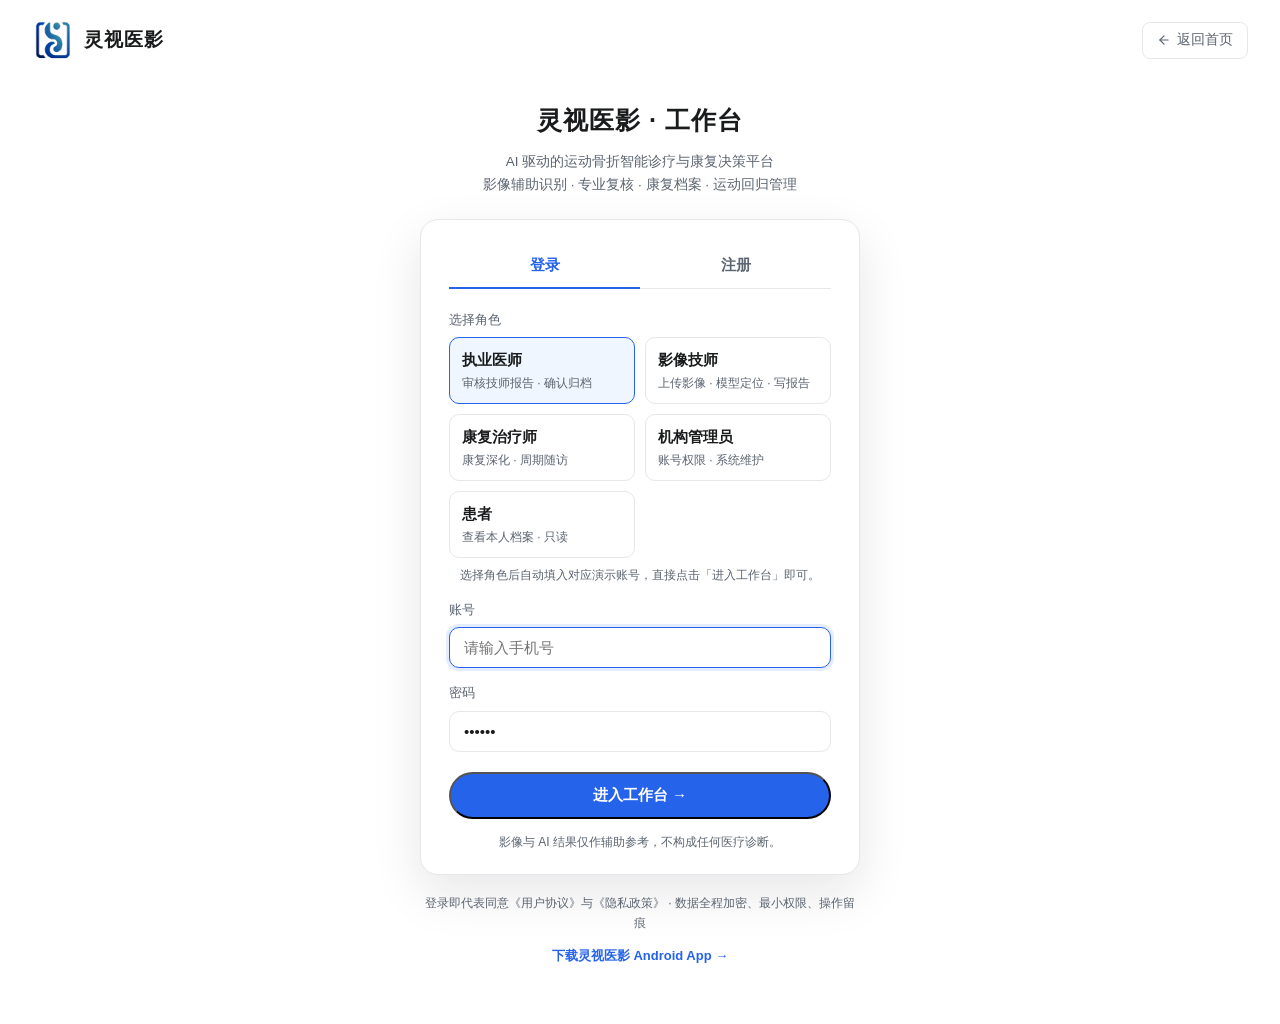
<file: web/dashboard.html>
<!DOCTYPE html>
<html lang="zh-CN">
<head>
  <meta charset="UTF-8">
  <meta name="viewport" content="width=device-width, initial-scale=1.0">
  <title>灵视医影 · 工作台</title>
  <meta name="description" content="灵视医影运动骨折智能诊疗与康复决策平台 · 医疗机构端工作台">
  <link rel="icon" type="image/svg+xml" href="data:image/svg+xml,%3Csvg xmlns='http://www.w3.org/2000/svg' viewBox='0 0 64 64'%3E%3Crect width='64' height='64' rx='14' fill='%232563eb'/%3E%3Ccircle cx='32' cy='32' r='15' fill='none' stroke='white' stroke-width='4'/%3E%3Ccircle cx='32' cy='32' r='5' fill='white'/%3E%3C/svg%3E">
  <link rel="stylesheet" href="css/style.css">
  <link rel="stylesheet" href="css/workbench.css">
</head>
<body class="app-body">

  <div class="app-shell">

    <!-- ============ 侧边栏 ============ -->
    <aside class="app-sidebar" id="app-sidebar">
      <div class="brand">
        <img src="assets/logo.png" alt="Logo">
        <div><b>灵视医影</b><small>运动骨折智能诊疗平台</small></div>
      </div>
      <div class="side-group">工作区</div>
      <div class="side-link active" data-view="dashboard">
        <svg viewBox="0 0 24 24" width="18" height="18" fill="none" stroke="currentColor" stroke-width="1.8"><rect x="3" y="3" width="7" height="9" rx="1.5"/><rect x="14" y="3" width="7" height="5" rx="1.5"/><rect x="14" y="12" width="7" height="9" rx="1.5"/><rect x="3" y="16" width="7" height="5" rx="1.5"/></svg>
        工作台总览
      </div>
      <div class="side-link" data-view="analysis">
        <svg viewBox="0 0 24 24" width="18" height="18" fill="none" stroke="currentColor" stroke-width="1.8"><path d="M12 3v3M12 18v3M3 12h3M18 12h3"/><circle cx="12" cy="12" r="6"/></svg>
        影像分析
      </div>
      <div class="side-link" data-view="review">
        <svg viewBox="0 0 24 24" width="18" height="18" fill="none" stroke="currentColor" stroke-width="1.8"><path d="M9 11l3 3 8-8"/><path d="M20 12v6a2 2 0 0 1-2 2H6a2 2 0 0 1-2-2V6a2 2 0 0 1 2-2h9"/></svg>
        待审核队列
      </div>
      <div class="side-link" data-view="ai-assist">
        <svg viewBox="0 0 24 24" width="18" height="18" fill="none" stroke="currentColor" stroke-width="1.8"><path d="M21 11.5a8.38 8.38 0 0 1-8.5 8.5 8.5 8.5 0 0 1-3.8-.9L3 21l1.9-5.7A8.38 8.38 0 0 1 4 11.5 8.5 8.5 0 0 1 12.5 3 8.38 8.38 0 0 1 21 11.5z"/><path d="M9.5 10.5h.01M14.5 10.5h.01M9 14c1 .8 2 1.2 3 1.2s2-.4 3-1.2"/></svg>
        AI 影像助手
      </div>
      <div class="side-group">康复与档案</div>
      <div class="side-link" data-view="archive">
        <svg viewBox="0 0 24 24" width="18" height="18" fill="none" stroke="currentColor" stroke-width="1.8"><rect x="3" y="4" width="18" height="5" rx="1"/><path d="M5 9v10a1 1 0 0 0 1 1h12a1 1 0 0 0 1-1V9"/><path d="M10 13h4"/></svg>
        病例与康复档案
      </div>
      <div class="side-link" data-view="rehab">
        <svg viewBox="0 0 24 24" width="18" height="18" fill="none" stroke="currentColor" stroke-width="1.8"><path d="M22 12h-4l-3 9L9 3l-3 9H2"/></svg>
        康复与随访
      </div>
      <div class="side-link" data-view="return">
        <svg viewBox="0 0 24 24" width="18" height="18" fill="none" stroke="currentColor" stroke-width="1.8"><path d="M5 19l4-6 3 3 5-8"/><path d="M17 8h3v3"/></svg>
        运动回归管理
      </div>
      <div class="side-group">机构</div>
      <div class="side-link" data-view="analytics">
        <svg viewBox="0 0 24 24" width="18" height="18" fill="none" stroke="currentColor" stroke-width="1.8"><path d="M3 3v18h18"/><path d="M7 15l4-4 3 3 5-6"/></svg>
        数据分析看板
      </div>
      <div class="side-link" data-view="stats">
        <svg viewBox="0 0 24 24" width="18" height="18" fill="none" stroke="currentColor" stroke-width="1.8"><path d="M4 20V10M10 20V4M16 20v-7M22 20H2"/></svg>
        统计与设置
      </div>
      <div class="side-quiet">
        <a class="side-link side-download" href="download.html">
          <svg viewBox="0 0 24 24" width="18" height="18" fill="none" stroke="currentColor" stroke-width="1.8"><rect x="6" y="2" width="12" height="20" rx="2"/><path d="M11 18h2"/></svg>
          移动端 App
          <span class="dl-tag">下载</span>
        </a>
      </div>
    </aside>

    <!-- ============ 主区 ============ -->
    <div class="app-main">
      <header class="app-topbar">
        <div style="display:flex;align-items:center;gap:12px;">
          <button class="tool-btn side-toggle" id="side-toggle">☰ 菜单</button>
          <span class="crumb" id="crumb">工作台 / <b>总览</b></span>
        </div>
        <div class="top-right">
          <span class="top-org">XX学院 · 运动创伤科研试点</span>
          <div class="user-menu" id="user-menu">
            <button type="button" class="user-menu-btn" id="user-menu-btn" aria-haspopup="true" aria-expanded="false">
              <span class="user-avatar" id="top-avatar">·</span>
              <span class="user-meta">
                <span class="user-name" id="top-user">—</span>
                <span class="role-chip" id="role-chip">—</span>
              </span>
              <svg class="user-caret" width="14" height="14" viewBox="0 0 24 24" fill="none" stroke="currentColor" stroke-width="2" stroke-linecap="round" stroke-linejoin="round" aria-hidden="true"><path d="M6 9l6 6 6-6"/></svg>
            </button>
            <div class="user-dropdown" id="user-dropdown" hidden>
              <button type="button" class="ud-item" id="top-switch-account">
                <svg width="15" height="15" viewBox="0 0 24 24" fill="none" stroke="currentColor" stroke-width="2" stroke-linecap="round" stroke-linejoin="round" aria-hidden="true"><path d="M16 21v-2a4 4 0 0 0-4-4H6a4 4 0 0 0-4 4v2"/><circle cx="9" cy="7" r="4"/><path d="M19 8v6M22 11l-3-3-3 3"/></svg>
                <span>切换账号</span>
              </button>
              <button type="button" class="ud-item danger" id="top-logout">
                <svg width="15" height="15" viewBox="0 0 24 24" fill="none" stroke="currentColor" stroke-width="2" stroke-linecap="round" stroke-linejoin="round" aria-hidden="true"><path d="M9 21H5a2 2 0 0 1-2-2V5a2 2 0 0 1 2-2h4"/><path d="M16 17l5-5-5-5M21 12H9"/></svg>
                <span>退出登录</span>
              </button>
            </div>
          </div>
        </div>
      </header>

      <main class="app-content">

        <!-- ======== 视图1：总览 ======== -->
        <section class="view active" id="view-dashboard">
          <div class="compliance-bar">⚠ 影像与 AI 输出仅作辅助参考，最终诊断与运动回归决定须由执业医师等专业人员作出。</div>

          <div class="kpi-grid">
            <div class="kpi accent" id="kpi-pending" data-goto="review" title="前往待审核队列"><div class="k-label">待我审核</div><div class="k-num">—</div><div class="k-sub warn">技师提交后进入队列</div></div>
            <div class="kpi teal" id="kpi-today" data-goto="analysis" title="前往影像分析"><div class="k-label">今日已分析</div><div class="k-num">—</div><div class="k-sub up">—</div></div>
            <div class="kpi" id="kpi-rehab" data-goto="archive" title="前往病例与康复档案"><div class="k-label">在管康复病例</div><div class="k-num">—</div><div class="k-sub">—</div></div>
            <div class="kpi" id="kpi-followup" data-goto="archive" title="前往病例与康复档案"><div class="k-label">待复诊提醒</div><div class="k-num">—</div><div class="k-sub warn">—</div></div>
          </div>

          <div class="grid-2" style="margin-top:18px;">
            <div class="panel">
              <div class="panel-head">
                <div class="panel-title">待办事项</div>
                <button class="btn-line" data-goto="review">全部待审核 →</button>
              </div>
              <table class="data-table">
                <colgroup><col style="width:34%"><col style="width:22%"><col style="width:24%"><col style="width:20%"></colgroup>
                <thead><tr><th>病例</th><th>部位</th><th>模型置信</th><th>状态</th></tr></thead>
                <tbody id="todo-tbody">
                  <tr><td colspan="4" style="text-align:center;color:var(--text-secondary);padding:16px;">正在加载…</td></tr>
                </tbody>
              </table>
            </div>

            <div class="panel">
              <div class="panel-title">系统流程</div>
              <div class="flow-strip" style="flex-direction:column; gap:10px;">
                <div class="flow-step" style="text-align:left; display:flex; align-items:center; gap:12px;"><span class="flow-num">1</span><div><strong>技师上传 · 模型定位</strong><em>影像质检 · 可疑区域框选</em></div></div>
                <div class="flow-step" style="text-align:left; display:flex; align-items:center; gap:12px;"><span class="flow-num">2</span><div><strong>技师撰写报告并提交</strong><em>报告撰写中 → 待审核</em></div></div>
                <div class="flow-step" style="text-align:left; display:flex; align-items:center; gap:12px;"><span class="flow-num">3</span><div><strong>医师 AI 辅助审核</strong><em>病情情况 · 治疗建议 · 归档</em></div></div>
                <div class="flow-step" style="text-align:left; display:flex; align-items:center; gap:12px;"><span class="flow-num">4</span><div><strong>康复深化与周期随访</strong><em>康复建议 · 疗效对比</em></div></div>
              </div>
            </div>
          </div>
        </section>

        <!-- ======== 视图2：影像分析（上传 + 阅片 + 复核） ======== -->
        <section class="view" id="view-analysis">
          <div class="panel">
            <div class="panel-title">新建病例 · 影像上传与分析</div>
            <div class="grid-3">
              <div><label class="field-label" style="margin-top:0">病例号</label><input class="text-input" id="form-case-no" placeholder="留空自动生成"></div>
              <div><label class="field-label" style="margin-top:0">影像类型</label>
                <select class="text-input" id="form-modality"><option>X 光</option><option>CT</option></select></div>
              <div><label class="field-label" style="margin-top:0">受伤部位 / 左右侧</label>
                <select class="text-input" id="form-part"><option>腕部 · 左侧</option><option>腕部 · 右侧</option><option>踝部 · 左侧</option><option>踝部 · 右侧</option></select></div>
              <div><label class="field-label" style="margin-top:0">受伤日期</label><input class="text-input" type="date" id="form-date" value="2026-09-17"></div>
              <div><label class="field-label" style="margin-top:0">运动项目</label>
                <select class="text-input" id="form-sport"><option>篮球</option><option>跑步</option><option>足球</option><option>羽毛球</option><option>骑行</option></select></div>
              <div><label class="field-label" style="margin-top:0">患者姓名</label><input class="text-input" id="form-patient-name" placeholder="如 宋同学"></div>
              <div><label class="field-label" style="margin-top:0">患者手机号</label><input class="text-input" id="form-patient-phone" placeholder="患者用此号登录查看档案"></div>
              <div><label class="field-label" style="margin-top:0">图像质量检查</label>
                <div style="padding:9px 0; font-size:13.5px;"><span class="badge teal">方向正常</span> <span class="badge teal">分辨率达标</span> <span class="badge teal">完整</span></div></div>
            </div>

            <div style="margin-top:16px; padding:22px; border:2px dashed var(--border); border-radius:12px; text-align:center; background:#fafbfc;" id="dropzone">
              <p style="color:var(--text-secondary); font-size:14px;">拖拽 X 光片到此处，或选择文件（JPG / PNG，单张 ≤ 16MB）</p>
              <input type="file" id="file-input" accept=".jpg,.jpeg,.png,image/jpeg,image/png" style="display:none;">
              <div style="margin-top:12px; display:flex; gap:10px; justify-content:center; flex-wrap:wrap;">
                <button class="btn btn-line" id="pick-file">选择影像文件</button>
                <button class="btn btn-primary btn-sm" id="run-analysis">开始模型分析</button>
              </div>
              <div id="file-name" style="margin-top:10px; font-size:13px; color:var(--text-secondary);">未选择文件</div>
              <div id="model-chip" class="model-chip">正在检查检测模型…</div>
              <div style="margin-top:12px; font-size:12.5px; color:var(--text-secondary);">
                没有影像？用示例片试试：
                <button type="button" class="sample-btn" data-sample="1">示例 1</button>
                <button type="button" class="sample-btn" data-sample="2">示例 2</button>
                <button type="button" class="sample-btn" data-sample="3">示例 3</button>
              </div>
              <div id="prep-steps" style="margin-top:14px; font-size:12.5px; color:var(--text-secondary); display:none;"></div>
            </div>
          </div>

          <div class="panel" id="workbench-panel" style="display:none;">
            <div class="panel-head">
              <div class="panel-title">阅片工作台 · <span id="wb-case-no">—</span></div>
              <div style="display:flex; gap:8px; align-items:center; flex-wrap:wrap;">
                <span class="badge teal" id="wb-finding-badge">—</span>
                <span class="badge amber">模型辅助结果 · 供技师撰写报告</span>
              </div>
            </div>

            <div class="viewer-wrap">
              <div>
                <div class="viewer no-image-shown" id="wb-viewer-a">
                  <span class="view-tag" id="original-view-tag">原始影像</span>
                  <img id="wb-original-img" alt="原始影像">
                  <div class="box-layer" id="wb-box-layer-a"></div>
                  <div class="no-image" id="wb-no-image-a">暂无影像</div>
                </div>
                <div class="viewer-tools">
                  <button class="tool-btn active">缩放</button>
                  <button class="tool-btn">平移</button>
                  <button class="tool-btn">反色</button>
                  <button class="tool-btn" data-toast="已复位">复位</button>
                </div>
              </div>
              <div>
                <div class="viewer no-image-shown" id="wb-viewer-b">
                  <span class="view-tag">模型检测框</span>
                  <img id="wb-ai-img" alt="模型检测结果">
                  <div class="box-layer" id="wb-box-layer-b"></div>
                  <div class="no-image" id="wb-no-image-b">暂无影像</div>
                </div>
                <div class="viewer-tools">
                  <button class="tool-btn active">标注层</button>
                  <button class="tool-btn" data-toast="热力图需模型提供分割输出，当前版本未启用">热力图</button>
                  <button class="tool-btn" data-toast="轮廓需模型提供分割输出，当前版本未启用">轮廓</button>
                </div>
              </div>
            </div>

            <div class="grid-2" style="margin-top:18px;">
              <div>
                <div class="panel-title" style="font-size:15px;">模型检测结果（辅助参考）</div>
                <div id="wb-findings"></div>
              </div>
              <div>
                <div class="panel-title" style="font-size:15px;">本次分析摘要</div>
                <div class="empty-note" id="wb-summary" style="text-align:left;"></div>
                <div class="review-actions" style="margin-top:12px;">
                  <button class="review-btn ok" id="wb-open-case">进入病例详情 →</button>
                  <button class="btn-line" id="wb-reanalyze">重新分析</button>
                </div>
              </div>
            </div>

            <!-- 影像技师报告：模型结果由技师核对后写成报告，提交后才进入医师待审核队列 -->
            <div class="wl-block" id="tech-note-block" style="margin-top:18px;">
              <div class="panel-head">
                <div class="panel-title" style="font-size:15px;">影像技师检查报告</div>
                <span class="badge" id="wb-tech-status">报告撰写中</span>
              </div>
              <p class="wl-hint">模型只给出可疑位置与置信度，报告由影像技师核对影像后撰写；提交后进入执业医师待审核队列。</p>
              <textarea class="text-input" id="wb-tech-report" rows="9" style="resize:vertical; line-height:1.7;"></textarea>
              <div class="md-preview-wrap" id="wb-report-preview-wrap" style="display:none;">
                <div class="md-preview-head">
                  <span class="md-preview-title">报告渲染预览</span>
                  <span class="md-preview-sub">提交后医师端看到的就是这个样子</span>
                </div>
                <div class="wl-text md-preview" id="wb-report-preview"></div>
              </div>
              <div class="review-actions" style="margin-top:12px;">
                <button class="btn-line" id="wb-tech-save">保存草稿</button>
                <button class="review-btn ok" id="wb-tech-submit">提交医师审核</button>
              </div>
            </div>
          </div>
        </section>

        <!-- ======== 视图3：待复核队列 ======== -->
        <section class="view" id="view-review">
          <div class="panel">
            <div class="panel-head">
              <div class="panel-title">待审核队列（影像技师已提交，等待医师审核）</div>
              <div style="display:flex; gap:8px; align-items:center;">
                <span class="badge amber" id="review-count">0 例</span>
                <button class="btn-line" id="btn-reload-review" type="button">↻ 刷新</button>
              </div>
            </div>
            <table class="data-table">
              <colgroup><col style="width:20%"><col style="width:12%"><col style="width:12%"><col style="width:16%"><col style="width:12%"><col style="width:14%"><col style="width:14%"></colgroup>
              <thead><tr><th>病例号</th><th>患者</th><th>部位</th><th>技师报告</th><th>模型结论</th><th>提交时间</th><th>状态</th></tr></thead>
              <tbody id="review-tbody">
                <tr><td colspan="7" style="text-align:center;color:var(--text-secondary);padding:18px;">正在加载…</td></tr>
              </tbody>
            </table>
          </div>
        </section>

        <!-- ======== 视图：病例详情（从待复核队列点进去） ======== -->
        <section class="view" id="view-case-detail">
          <div class="panel">
            <div class="panel-head">
              <button class="btn-line" id="btn-back-review" style="margin-right:12px;">← 返回</button>
              <div class="panel-title" id="case-detail-title">病例详情</div>
              <span class="badge amber" id="detail-status-badge">—</span>
            </div>
            <div class="viewer-wrap" style="margin-top:14px;">
              <div>
                <div class="viewer no-image-shown" id="detail-viewer-a">
                  <span class="view-tag">原始影像</span>
                  <img alt="原始影像" id="detail-original-img">
                  <div class="no-image" id="no-image-original">暂无上传影像</div>
                </div>
                <div class="viewer-tools">
                  <button class="tool-btn active">缩放</button>
                  <button class="tool-btn">平移</button>
                  <button class="tool-btn">反色</button>
                  <button class="tool-btn" data-toast="已复位">复位</button>
                </div>
              </div>
              <div>
                <div class="viewer no-image-shown" id="ai-viewer">
                  <span class="view-tag">模型检测框 <span id="annotate-hint" style="display:none;color:#dc2626;">· 拖拽可添加人工标注</span></span>
                  <img alt="模型检测结果" id="ai-img">
                  <div class="box-layer" id="detail-box-layer"></div>
                  <div class="no-image" id="no-image-ai">暂无上传影像</div>
                  <div id="annotate-layer" style="position:absolute;inset:0;display:none;cursor:crosshair;"></div>
                </div>
                <div class="viewer-tools">
                  <button class="tool-btn active">标注层</button>
                  <button class="tool-btn" data-toast="热力图需模型提供分割输出，当前版本未启用">热力图</button>
                  <button class="tool-btn" data-toast="轮廓需模型提供分割输出，当前版本未启用">轮廓</button>
                </div>
              </div>
            </div>
            <div class="grid-2" style="margin-top:18px;">
              <div>
                <div class="panel-title" style="font-size:15px;">模型检测结果（辅助参考）</div>
                <div id="detail-findings">
                  <div class="empty-note" style="text-align:left;">正在加载检测结果…</div>
                </div>
              </div>
              <div>
                <div class="panel-title" style="font-size:15px;">病例信息</div>
                <div class="empty-note" id="detail-case-info" style="text-align:left;">正在加载病例…</div>
              </div>
            </div>

            <!-- 管理员：档案信息维护 / 删除（仅机构管理员可见） -->
            <div class="wl-block" id="admin-case-block" style="margin-top:18px; display:none;">
              <div class="panel-head">
                <div class="panel-title" style="font-size:15px;">档案管理（机构管理员）</div>
                <span class="badge gray" id="admin-case-hint">可修改患者信息与部位，删除会连同影像、随访、检测记录一起移除</span>
              </div>
              <div class="grid-3" style="margin-top:10px;">
                <div><label class="field-label" style="margin-top:0">患者姓名</label><input class="text-input" id="ac-name"></div>
                <div><label class="field-label" style="margin-top:0">患者手机号</label><input class="text-input" id="ac-phone" placeholder="留空则解除绑定"></div>
                <div><label class="field-label" style="margin-top:0">受伤部位</label><input class="text-input" id="ac-part"></div>
                <div><label class="field-label" style="margin-top:0">运动项目</label><input class="text-input" id="ac-sport"></div>
                <div><label class="field-label" style="margin-top:0">受伤日期</label><input class="text-input" type="date" id="ac-date"></div>
              </div>
              <div class="review-actions" style="margin-top:12px; align-items:center;">
                <button class="review-btn ok" id="btn-ac-save" type="button">保存修改</button>
                <button class="review-btn reject" id="btn-ac-delete" type="button" data-confirm="0">删除档案</button>
                <span class="wl-hint" id="ac-hint"></span>
              </div>
            </div>

            <!-- ① 影像技师：模型分析后写检查报告，提交进入审核队列 -->
            <div class="wl-block" id="tech-note-view" style="margin-top:18px;">
              <div class="panel-head">
                <div class="panel-title" style="font-size:15px;">① 影像技师检查报告</div>
                <span class="badge gray" id="flow-tech-meta">—</span>
              </div>
              <div class="wl-text" id="tech-report-view">—</div>
              <div id="tech-report-edit" style="display:none;">
                <textarea class="text-input" id="detail-tech-report" rows="8" style="resize:vertical; line-height:1.7;"></textarea>
                <div class="review-actions" style="margin-top:12px;">
                  <button class="btn-line" id="btn-detail-tech-save">保存草稿</button>
                  <button class="review-btn ok" id="btn-detail-tech-submit">提交医师审核</button>
                </div>
              </div>
            </div>

            <!-- ② 执业医师：AI 辅助生成病情与建议，核对修改后审核归档 -->
            <div class="wl-block" id="doctor-block" style="margin-top:14px;">
              <div class="panel-head">
                <div class="panel-title" style="font-size:15px;">② 执业医师审核</div>
                <span class="badge gray" id="flow-doctor-meta">—</span>
              </div>
              <div id="doctor-readonly">
                <div class="wl-label">病情情况</div>
                <div class="wl-text" id="doctor-condition-view">—</div>
                <div class="wl-label">治疗建议</div>
                <div class="wl-text" id="doctor-advice-view">—</div>
              </div>
              <div id="doctor-edit" style="display:none;">
                <div class="review-actions" style="margin-bottom:10px; align-items:center;">
                  <button class="btn-line" id="btn-ai-review">✦ AI 分析（生成初稿）</button>
                  <span class="wl-hint" id="ai-review-hint"></span>
                </div>
                <div class="wl-label">病情情况</div>
                <textarea class="text-input" id="doctor-condition" rows="3" style="resize:vertical;"></textarea>
                <div class="wl-label">治疗建议</div>
                <textarea class="text-input" id="doctor-advice" rows="5" style="resize:vertical;"></textarea>
                <div class="review-actions" style="margin-top:12px; display:flex; gap:10px; flex-wrap:wrap;">
                  <button class="review-btn ok" data-action="confirm">✓ 审核通过并归档</button>
                  <button class="review-btn edit" data-action="annotate">修改标注</button>
                  <button class="review-btn reject" data-action="reject" id="btn-review-reject">驳回给技师</button>
                  <button class="btn-line" id="btn-finish-annotate" style="display:none;background:#0d9488;color:#fff;border:none;">✓ 完成标注</button>
                </div>
              </div>
            </div>

            <!-- ③ 康复治疗师：深化治疗建议 + 周期随访 -->
            <div class="wl-block" id="rehab-block" style="margin-top:14px;">
              <div class="panel-head">
                <div class="panel-title" style="font-size:15px;">③ 康复深化与随访</div>
                <span class="badge gray" id="flow-rehab-meta">—</span>
              </div>
              <div class="wl-label">康复治疗方案</div>
              <div class="wl-text" id="rehab-view">—</div>
              <div id="rehab-edit" style="display:none;">
                <div class="review-actions" style="margin-bottom:10px; align-items:center;">
                  <button class="btn-line" id="btn-ai-rehab">✦ AI 生成康复建议</button>
                  <span class="wl-hint" id="ai-rehab-hint"></span>
                </div>
                <textarea class="text-input" id="rehab-text" rows="6" style="resize:vertical;"></textarea>
                <div class="review-actions" style="margin-top:12px;">
                  <button class="review-btn ok" id="btn-rehab-save">保存到康复档案</button>
                </div>
              </div>

              <div class="wl-label" style="margin-top:16px;">随访记录（疼痛 / 活动度 / 肿胀 / 训练执行）</div>
              <table class="data-table" id="fu-table">
                <colgroup><col style="width:14%"><col style="width:10%"><col style="width:10%"><col style="width:10%"><col style="width:24%"><col style="width:20%"><col style="width:12%"></colgroup>
                <thead><tr><th>日期</th><th>疼痛</th><th>活动度</th><th>肿胀</th><th>训练执行</th><th>备注</th><th>记录人</th></tr></thead>
                <tbody id="fu-tbody"><tr><td colspan="7" style="text-align:center;color:var(--text-secondary);padding:14px;">暂无随访记录</td></tr></tbody>
              </table>
              <div id="fu-form" style="display:none; margin-top:12px;">
                <div class="grid-3">
                  <div><label class="field-label" style="margin-top:0">随访日期</label><input class="text-input" type="date" id="fu-date"></div>
                  <div><label class="field-label" style="margin-top:0">疼痛评分（0-10）</label><input class="text-input" type="number" min="0" max="10" id="fu-pain" value="3"></div>
                  <div><label class="field-label" style="margin-top:0">关节活动度（%）</label><input class="text-input" type="number" min="0" max="100" id="fu-rom" value="55"></div>
                  <div><label class="field-label" style="margin-top:0">肿胀</label>
                    <select class="text-input" id="fu-swell"><option>无</option><option>轻</option><option>中</option><option>重</option></select></div>
                  <div><label class="field-label" style="margin-top:0">训练执行情况</label><input class="text-input" id="fu-training" placeholder="如 完成手指屈伸，腕部未负重"></div>
                  <div><label class="field-label" style="margin-top:0">备注</label><input class="text-input" id="fu-note" placeholder="主诉 / 复诊提示"></div>
                </div>
                <div class="review-actions" style="margin-top:12px;">
                  <button class="review-btn ok" id="btn-fu-add">+ 录入本次随访</button>
                </div>
              </div>
            </div>

            <!-- 审核报告：医师确认后生成，患者只读 -->
            <div class="panel" style="margin-top:18px;" id="case-report-panel">
              <div class="panel-head">
                <div class="panel-title">审核报告</div>
                <div style="display:flex; gap:8px;">
                  <button class="btn-line" id="btn-reopen-review" style="display:none;">撤回重审</button>
                  <button class="btn-line" id="btn-toggle-report">展开报告</button>
                </div>
              </div>
              <div id="case-report-content" style="display:none;">
                <div class="report-doc" id="rpt-medical">
                  <p style="color:var(--text-secondary);">暂无报告</p>
                </div>
              </div>
            </div>
          </div>
        </section>

        <!-- 视图4（原"独立结构化报告页"）已移除：该页所有角色都进不来，
             且与病例详情里的报告重复使用了同一个 id，导致详情报告被静态内容覆盖。 -->

        <!-- ======== 视图5：病例与康复档案 ======== -->
        <section class="view" id="view-archive">
          <div class="panel">
            <div class="panel-head">
              <div class="panel-title" id="archive-title">病例与康复档案</div>
              <div style="display:flex; gap:8px;">
                <input class="text-input" id="archive-search" style="width:200px" placeholder="搜索病例号 / 姓名 / 部位">
                <button class="btn-line" id="archive-search-btn" type="button">搜索</button>
                <button class="btn-line" id="btn-reload-archive" type="button">↻ 刷新</button>
                <button class="btn-line" id="btn-bind-toggle" type="button" hidden>＋ 绑定我的病例</button>
                <button class="btn-line" id="btn-admin-new-case" type="button" hidden>＋ 新增档案</button>
              </div>
            </div>

            <!-- 管理员建档：上传影像后走同一套真实推理与医师审核流程 -->
            <div id="panel-case-create" class="panel" style="display:none; margin-bottom:14px; box-shadow:none; border:1px dashed var(--border-color, #d7dee8);">
              <div class="panel-head">
                <div class="panel-title" style="font-size:15px;">新增档案（机构管理员代建档）</div>
                <span class="wl-hint">保存后进入「报告撰写中」，由影像技师补写检查报告、医师审核</span>
              </div>
              <div class="grid-3" style="margin-top:12px;">
                <div><label class="field-label" style="margin-top:0">患者姓名</label><input class="text-input" id="nc-name" placeholder="如 宋同学"></div>
                <div><label class="field-label" style="margin-top:0">患者手机号</label><input class="text-input" id="nc-phone" placeholder="选填，填写后自动绑定患者账号"></div>
                <div><label class="field-label" style="margin-top:0">受伤部位</label><input class="text-input" id="nc-part" placeholder="如 腕部（桡骨远端）"></div>
                <div><label class="field-label" style="margin-top:0">运动项目</label><input class="text-input" id="nc-sport" placeholder="选填，如 篮球"></div>
                <div><label class="field-label" style="margin-top:0">受伤日期</label><input class="text-input" type="date" id="nc-date"></div>
                <div><label class="field-label" style="margin-top:0">影像文件</label><input class="text-input" type="file" id="nc-file" accept=".jpg,.jpeg,.png"></div>
              </div>
              <div class="review-actions" style="margin-top:12px; align-items:center;">
                <button class="review-btn ok" id="btn-nc-save" type="button">保存并分析</button>
                <button class="btn-line" id="btn-nc-cancel" type="button">取消</button>
                <span class="wl-hint" id="nc-hint"></span>
              </div>
            </div>

            <!-- 患者自助绑定：病例已建档但手机号未登记时使用 -->
            <div id="panel-patient-bind" class="compliance-bar" style="display:none;">
              <div style="display:flex; gap:8px; align-items:center; flex-wrap:wrap;">
                <span>病例已建档但未绑定到您的账号？输入病例号自助绑定（姓名需与档案一致）：</span>
                <input class="text-input" id="bind-case-no" style="width:210px" placeholder="如 LSY-20261103-034">
                <button class="btn-line" id="bind-case-btn" type="button">绑定</button>
                <span class="wl-hint" id="bind-hint"></span>
              </div>
            </div>

            <table class="data-table">
              <colgroup><col style="width:18%"><col style="width:12%"><col style="width:14%"><col style="width:12%"><col style="width:14%"><col style="width:14%"><col style="width:16%"></colgroup>
              <thead><tr><th>病例号</th><th>患者</th><th>部位</th><th>运动项目</th><th>受伤日期</th><th>状态</th><th>操作</th></tr></thead>
              <tbody id="archive-tbody">
                <tr><td colspan="7" style="text-align:center;color:var(--text-secondary);padding:18px;">正在加载…</td></tr>
              </tbody>
            </table>
          </div>

          </section>

        <!-- ======== 视图6：运动回归 ======== -->
        <section class="view" id="view-return">
          <div class="panel">
            <div class="panel-head">
              <div class="panel-title">运动回归阶梯 <span id="return-case-label" style="font-weight:600;color:var(--text-secondary);">（未选择病例）</span></div>
              <div style="display:flex; gap:8px; align-items:center;">
                <select class="text-input" id="return-case-select" style="width:320px;"></select>
                <button class="btn-line" id="return-load-btn" type="button">载入</button>
                <span class="badge blue" id="return-stage-badge">—</span>
              </div>
            </div>
            <div class="return-steps" id="return-ladder"></div>
            <p class="wl-hint" id="return-ladder-note">阶梯状态由该病例随访记录计算出的恢复度自动判定，仅作记录与提醒，不代替医师 / 治疗师的回归评估。</p>
          </div>

          <div class="grid-2">
            <div class="panel">
              <div class="panel-title">晋级准入条件（专业人员判定）</div>
              <ul class="cond-list">
                <li>✓ 复查影像提示骨折临床愈合</li>
                <li>✓ 患侧力量达健侧 ≥ 80%</li>
                <li>✓ 单腿站立 / 平衡测试达标</li>
                <li>✓ 无负重疼痛、无反复肿胀</li>
                <li>✓ 教练确认训练计划可承接</li>
              </ul>
              <p style="font-size:12.5px;color:var(--text-secondary);margin-top:8px;">是否进入跑跳阶段须由执业医师 / 康复治疗师综合判定，系统仅记录与提醒，不自动批准回归。</p>
            </div>
            <div class="panel">
              <div class="panel-title">恢复度量化评分曲线（按随访记录）</div>
              <div id="chart-recovery" class="chart-box"></div>
              <p class="wl-hint" id="return-score-note">暂无随访记录，无法计算恢复度。</p>
            </div>
          </div>
        </section>

        <!-- ======== 视图7：统计与设置 ======== -->
        <section class="view" id="view-stats">
          <div class="grid-2">
            <div class="panel">
              <div class="panel-title">本周影像分析量</div>
              <div id="chart-weekly" class="chart-box"></div>
            </div>
            <div class="panel">
              <div class="panel-title">受伤部位分布</div>
              <div id="chart-body" class="chart-box"></div>
            </div>
          </div>

          <div class="panel">
            <div class="panel-head">
              <div class="panel-title">账号与权限（真实账号）</div>
              <button class="btn-line" id="btn-new-account" type="button">＋ 新增账号</button>
            </div>
            <table class="data-table">
              <colgroup><col style="width:13%"><col style="width:12%"><col style="width:12%"><col style="width:15%"><col style="width:9%"><col style="width:9%"><col style="width:12%"><col style="width:18%"></colgroup>
              <thead><tr><th>姓名</th><th>角色</th><th>手机号</th><th>所属机构</th><th>绑定病例</th><th>状态</th><th>开通时间</th><th>操作</th></tr></thead>
              <tbody id="users-tbody">
                <tr><td colspan="8" style="text-align:center;color:var(--text-secondary);padding:18px;">正在加载…</td></tr>
              </tbody>
            </table>
            <p style="font-size:12.5px;color:var(--text-secondary);margin-top:12px;">权限范围：医师审核归档 · 技师上传与撰写报告 · 康复师深化与随访 · 患者只读本人档案 · 管理员全权限。新增账号由管理员直接开通；删除账号只解绑病例、不删除档案。</p>

            <!-- 管理员：新增 / 编辑账号（仅机构管理员可见） -->
            <div id="panel-user-form" class="panel" style="display:none; margin-top:14px; box-shadow:none; border:1px dashed var(--border-color, #d7dee8);">
              <div class="panel-head">
                <div class="panel-title" style="font-size:15px;" id="uf-title">新增账号</div>
                <span class="wl-hint" id="uf-sub">手机号即登录账号，开通后可立即登录</span>
              </div>
              <div class="grid-3" style="margin-top:12px;">
                <div><label class="field-label" style="margin-top:0">姓名</label><input class="text-input" id="uf-name"></div>
                <div><label class="field-label" style="margin-top:0">手机号（登录账号）</label><input class="text-input" id="uf-phone" maxlength="11"></div>
                <div><label class="field-label" style="margin-top:0">角色</label>
                  <select class="text-input" id="uf-role">
                    <option value="影像技师">影像技师</option>
                    <option value="执业医师">执业医师</option>
                    <option value="康复治疗师">康复治疗师</option>
                    <option value="患者">患者</option>
                    <option value="机构管理员">机构管理员</option>
                  </select>
                </div>
                <div><label class="field-label" style="margin-top:0">所属机构</label><input class="text-input" id="uf-org" placeholder="选填"></div>
                <div><label class="field-label" style="margin-top:0">状态</label>
                  <select class="text-input" id="uf-status">
                    <option value="active">启用</option>
                    <option value="disabled">停用</option>
                  </select>
                </div>
                <div><label class="field-label" style="margin-top:0">密码</label><input class="text-input" id="uf-password" placeholder="新增必填 ≥6 位；编辑留空表示不改"></div>
              </div>
              <div class="review-actions" style="margin-top:12px; align-items:center;">
                <button class="review-btn ok" id="btn-uf-save" type="button">保存</button>
                <button class="btn-line" id="btn-uf-cancel" type="button">取消</button>
                <span class="wl-hint" id="uf-hint"></span>
              </div>
            </div>
          </div>

          <!-- ===== 患者身份绑定（仅机构管理员可见） ===== -->
          <div class="panel" id="panel-bind" hidden>
            <div class="panel-head">
              <div class="panel-title">患者身份绑定（尚未绑定账号的病例）</div>
              <button class="btn-line" id="btn-reload-unbound" type="button">↻ 刷新</button>
            </div>
            <table class="data-table">
              <colgroup><col style="width:20%"><col style="width:14%"><col style="width:18%"><col style="width:16%"><col style="width:12%"><col style="width:20%"></colgroup>
              <thead><tr><th>病例号</th><th>患者姓名</th><th>部位</th><th>建档时间</th><th>状态</th><th>绑定到患者账号</th></tr></thead>
              <tbody id="unbound-tbody">
                <tr><td colspan="6" style="text-align:center;color:var(--text-secondary);padding:18px;">正在加载…</td></tr>
              </tbody>
            </table>
            <p style="font-size:12.5px;color:var(--text-secondary);margin-top:12px;">绑定后该病例会出现在对应患者的「我的病例与康复档案」中（只读）；技师建档时填写手机号也可自动绑定。</p>
          </div>

          <!-- ===== 注册申请审核（仅机构管理员可见） ===== -->
          <div class="panel" id="panel-approval" hidden>
            <div class="panel-head">
              <div class="panel-title">注册申请审核</div>
              <button class="btn-line" id="btn-reload-apps">↻ 刷新</button>
            </div>
            <table class="data-table" id="approval-table">
              <colgroup><col style="width:14%"><col style="width:16%"><col style="width:24%"><col style="width:14%"><col style="width:18%"><col style="width:14%"></colgroup>
              <thead><tr><th>姓名</th><th>手机号</th><th>所属机构</th><th>申请角色</th><th>提交时间</th><th>操作</th></tr></thead>
              <tbody id="approval-tbody">
                <tr><td colspan="6" style="text-align:center;color:var(--text-secondary);padding:18px;">加载中…</td></tr>
              </tbody>
            </table>
            <p style="font-size:12.5px;color:var(--text-secondary);margin-top:12px;">通过后系统自动生成工号账号，初始密码为申请人提交时设置的密码；可在登录页用该账号登录。</p>
          </div>

          <div class="panel">
            <div class="panel-title">当前账号</div>
            <div class="account-row">
              <div class="account-meta">
                <div class="account-avatar" id="acc-avatar">·</div>
                <div>
                  <div class="account-name" id="acc-name">—</div>
                  <div class="account-desc"><span id="acc-role">—</span></div>
                </div>
              </div>
              <div class="account-actions">
                <button class="btn-line" id="btn-switch-account">切换账号</button>
                <button class="btn-line btn-logout" id="btn-logout">退出登录</button>
              </div>
            </div>
          </div>
        </section>

        <!-- ======== 视图8：康复与随访 ======== -->
        <section class="view" id="view-rehab">
          <div class="compliance-bar">⚠ 康复建议由 AI 依据医师审核结论生成初稿，须由康复治疗师核对修改后写入档案；随访数据用于疗效对比，不替代复诊。</div>

          <div class="panel">
            <div class="panel-head">
              <div class="panel-title">选择已审核病例</div>
              <div style="display:flex; gap:8px; align-items:center;">
                <select class="text-input" id="rehab-case-select" style="width:340px;"></select>
                <button class="btn-line" id="rehab-load-btn" type="button">载入病例</button>
              </div>
            </div>
            <div class="grid-2">
              <dl class="kv kv-rehab" id="rehab-patient-kv">
                <dt>病例号</dt><dd>—</dd>
                <dt>患者</dt><dd>—</dd>
                <dt>部位</dt><dd>—</dd>
                <dt>运动项目</dt><dd>—</dd>
                <dt>受伤日期</dt><dd>—</dd>
                <dt>当前阶段</dt><dd>—</dd>
              </dl>
              <dl class="kv kv-rehab" id="rehab-doctor-kv">
                <dt>医师病情情况</dt><dd>—</dd>
                <dt>医师治疗建议</dt><dd>—</dd>
                <dt>模型结论</dt><dd>—</dd>
                <dt>审核医师</dt><dd>—</dd>
                <dt>审核时间</dt><dd>—</dd>
                <dt>最近随访</dt><dd>—</dd>
              </dl>
            </div>
          </div>

          <div class="panel">
            <div class="panel-head">
              <div class="panel-title">康复治疗方案（治疗师深化）</div>
              <div style="display:flex; gap:8px;">
                <button class="btn-line" id="rehab-ai-btn">✦ AI 生成建议</button>
                <button class="review-btn ok" id="rehab-save-btn">✓ 保存到档案</button>
              </div>
            </div>
            <div class="wl-hint" id="rehab-ai-hint" style="margin-bottom:8px;"></div>
            <textarea class="text-input" id="rehab-editor" rows="10" style="resize:vertical; line-height:1.75;" placeholder="先选择病例，再生成或填写康复建议"></textarea>
            <p class="plan-note">提示：AI 建议仅供参考，写入档案前请结合随访数据与临床判断修改。</p>
          </div>

          <div class="panel">
            <div class="panel-head">
              <div class="panel-title">随访记录与康复对比</div>
              <button class="btn-line" id="rehab-toggle-fu">+ 录入随访</button>
            </div>
            <table class="data-table">
              <colgroup><col style="width:14%"><col style="width:10%"><col style="width:10%"><col style="width:10%"><col style="width:24%"><col style="width:20%"><col style="width:12%"></colgroup>
              <thead><tr><th>日期</th><th>疼痛</th><th>活动度</th><th>肿胀</th><th>训练执行</th><th>备注</th><th>记录人</th></tr></thead>
              <tbody id="rehab-fu-tbody"><tr><td colspan="7" style="text-align:center;color:var(--text-secondary);padding:14px;">暂无随访记录</td></tr></tbody>
            </table>
            <div id="rehab-fu-form" style="display:none; margin-top:14px;">
              <div class="grid-3">
                <div><label class="field-label" style="margin-top:0">随访日期</label><input class="text-input" type="date" id="fu2-date"></div>
                <div><label class="field-label" style="margin-top:0">疼痛评分（0-10）</label><input class="text-input" type="number" min="0" max="10" id="fu2-pain" value="3"></div>
                <div><label class="field-label" style="margin-top:0">关节活动度（%）</label><input class="text-input" type="number" min="0" max="100" id="fu2-rom" value="55"></div>
                <div><label class="field-label" style="margin-top:0">肿胀</label>
                  <select class="text-input" id="fu2-swell"><option>无</option><option>轻</option><option>中</option><option>重</option></select></div>
                <div><label class="field-label" style="margin-top:0">训练执行情况</label><input class="text-input" id="fu2-training" placeholder="如 完成手指屈伸，腕部未负重"></div>
                <div><label class="field-label" style="margin-top:0">备注</label><input class="text-input" id="fu2-note" placeholder="主诉 / 复诊提示"></div>
              </div>
              <div class="review-actions" style="margin-top:12px;">
                <button class="review-btn ok" id="rehab-fu-add">+ 保存随访</button>
              </div>
            </div>
            <div id="rehab-trend" class="empty-note" style="text-align:left; margin-top:12px;"></div>
          </div>
        </section>

        <!-- ======== 视图9：数据分析看板 ======== -->
        <section class="view" id="view-analytics">
          <div class="kpi-grid">
            <div class="kpi accent" id="kpi-anal-total"><div class="k-label">累计分析影像</div><div class="k-num">—</div><div class="k-sub up">—</div></div>
            <div class="kpi teal" id="kpi-anal-recall"><div class="k-label">验证集骨折召回</div><div class="k-num">—</div><div class="k-sub">见 docs/training/results.csv</div></div>
            <div class="kpi" id="kpi-anal-rehab"><div class="k-label">在管康复病例</div><div class="k-num">—</div><div class="k-sub">已审核且需随访</div></div>
            <div class="kpi" id="kpi-anal-done"><div class="k-label">已归档病例</div><div class="k-num">—</div><div class="k-sub">医师审核通过</div></div>
          </div>

          <div class="grid-2eq" style="margin-top:18px;">
            <div class="panel">
              <div class="panel-title">月度影像分析量趋势</div>
              <div id="chart-monthly" class="chart-box"></div>
            </div>
            <div class="panel">
              <div class="panel-title">随访记录趋势（按记录日期）</div>
              <div id="chart-accuracy" class="chart-box"></div>
            </div>
          </div>

          <div class="grid-2eq" style="margin-top:18px;">
            <div class="panel">
              <div class="panel-title">康复阶段分布（例）</div>
              <div id="chart-rehab-duration" class="chart-box"></div>
            </div>
            <div class="panel">
              <div class="panel-title">损伤部位 × 运动项目交叉分析</div>
              <div id="chart-cross" class="chart-box"></div>
            </div>
          </div>

          <div class="panel">
            <div class="panel-head">
              <div class="panel-title">科研数据导出</div>
              <div style="display:flex; gap:10px;">
                <button class="btn-line" data-export="csv">导出 CSV</button>
                <button class="btn-line" data-export="json">导出 JSON</button>
              </div>
            </div>
            <p style="font-size:13.5px;color:var(--text-secondary);line-height:1.9;">导出数据包含损伤部位、损伤类型、运动项目、康复阶段、康复周期等统计字段，适用于高校体育安全管理与运动创伤分布研究。所有导出行为记录操作日志，数据严格保护，不出售、不用于未经授权的用途。</p>
          </div>
        </section>

        <!-- ======== 视图10：AI 影像助手 ======== -->
        <section class="view" id="view-ai-assist">
          <div class="compliance-bar">⚠ AI 助手基于大模型生成参考信息，仅用于信息整理与问答辅助，不构成诊断或处方；最终判断以执业医师 / 康复治疗师意见为准。</div>

          <div class="panel ai-panel">
            <div class="ai-head">
              <div class="ai-avatar bot">
                <svg viewBox="0 0 24 24" width="20" height="20" fill="none" stroke="#fff" stroke-width="1.8"><rect x="5" y="7" width="14" height="11" rx="2"/><path d="M12 7V4M8 4h8"/><circle cx="9.5" cy="12" r="1" fill="#fff"/><circle cx="14.5" cy="12" r="1" fill="#fff"/><path d="M9.5 15.5c.8.7 1.6 1 2.5 1s1.7-.3 2.5-1"/></svg>
              </div>
              <div>
                <b>灵视医影 AI 影像助手</b>
                <small id="ai-case-line">未选择病例 · 基于阿里云百炼大模型</small>
              </div>
            </div>

            <div class="ai-messages" id="ai-messages">
              <div class="ai-msg bot">
                <div class="ai-avatar bot sm"><svg viewBox="0 0 24 24" width="16" height="16" fill="none" stroke="#fff" stroke-width="2"><rect x="5" y="7" width="14" height="11" rx="2"/><circle cx="9.5" cy="12" r="1" fill="#fff"/><circle cx="14.5" cy="12" r="1" fill="#fff"/></svg></div>
                <div class="ai-bubble bot-bubble">
                  您好，我是灵视医影 AI 助手，基于阿里云百炼大模型，可协助您：<br>
                  · 解读当前病例影像与 AI 检测结果<br>
                  · 生成 / 解释分阶段康复方案<br>
                  · 解答运动医学与恢复时间问题<br>
                  · 辅助整理结构化报告摘要<br>
                  可点击下方快捷问题，或直接输入提问。
                </div>
              </div>
            </div>

            <div class="ai-quick" id="ai-quick">
              <button class="ai-q-btn" data-q="interpret">解读当前病例</button>
              <button class="ai-q-btn" data-q="rehab">康复方案建议</button>
              <button class="ai-q-btn" data-q="time">恢复时间咨询</button>
              <button class="ai-q-btn" data-q="summary">生成摘要</button>
            </div>

            <div class="ai-input-bar">
              <input type="text" class="text-input" id="ai-input" placeholder="输入问题，例如：桡骨远端骨折多久能重新打篮球？">
              <button class="btn btn-primary btn-sm" id="ai-send">发送</button>
            </div>
          </div>
        </section>

      </main>
    </div>
  </div>

  <div id="toast"></div>

  <script src="js/main.js"></script>
  <script src="js/auth.js"></script>
  <script src="js/lib/echarts.min.js"></script>
  <script src="js/workbench.js"></script>
</body>
</html>
</file>
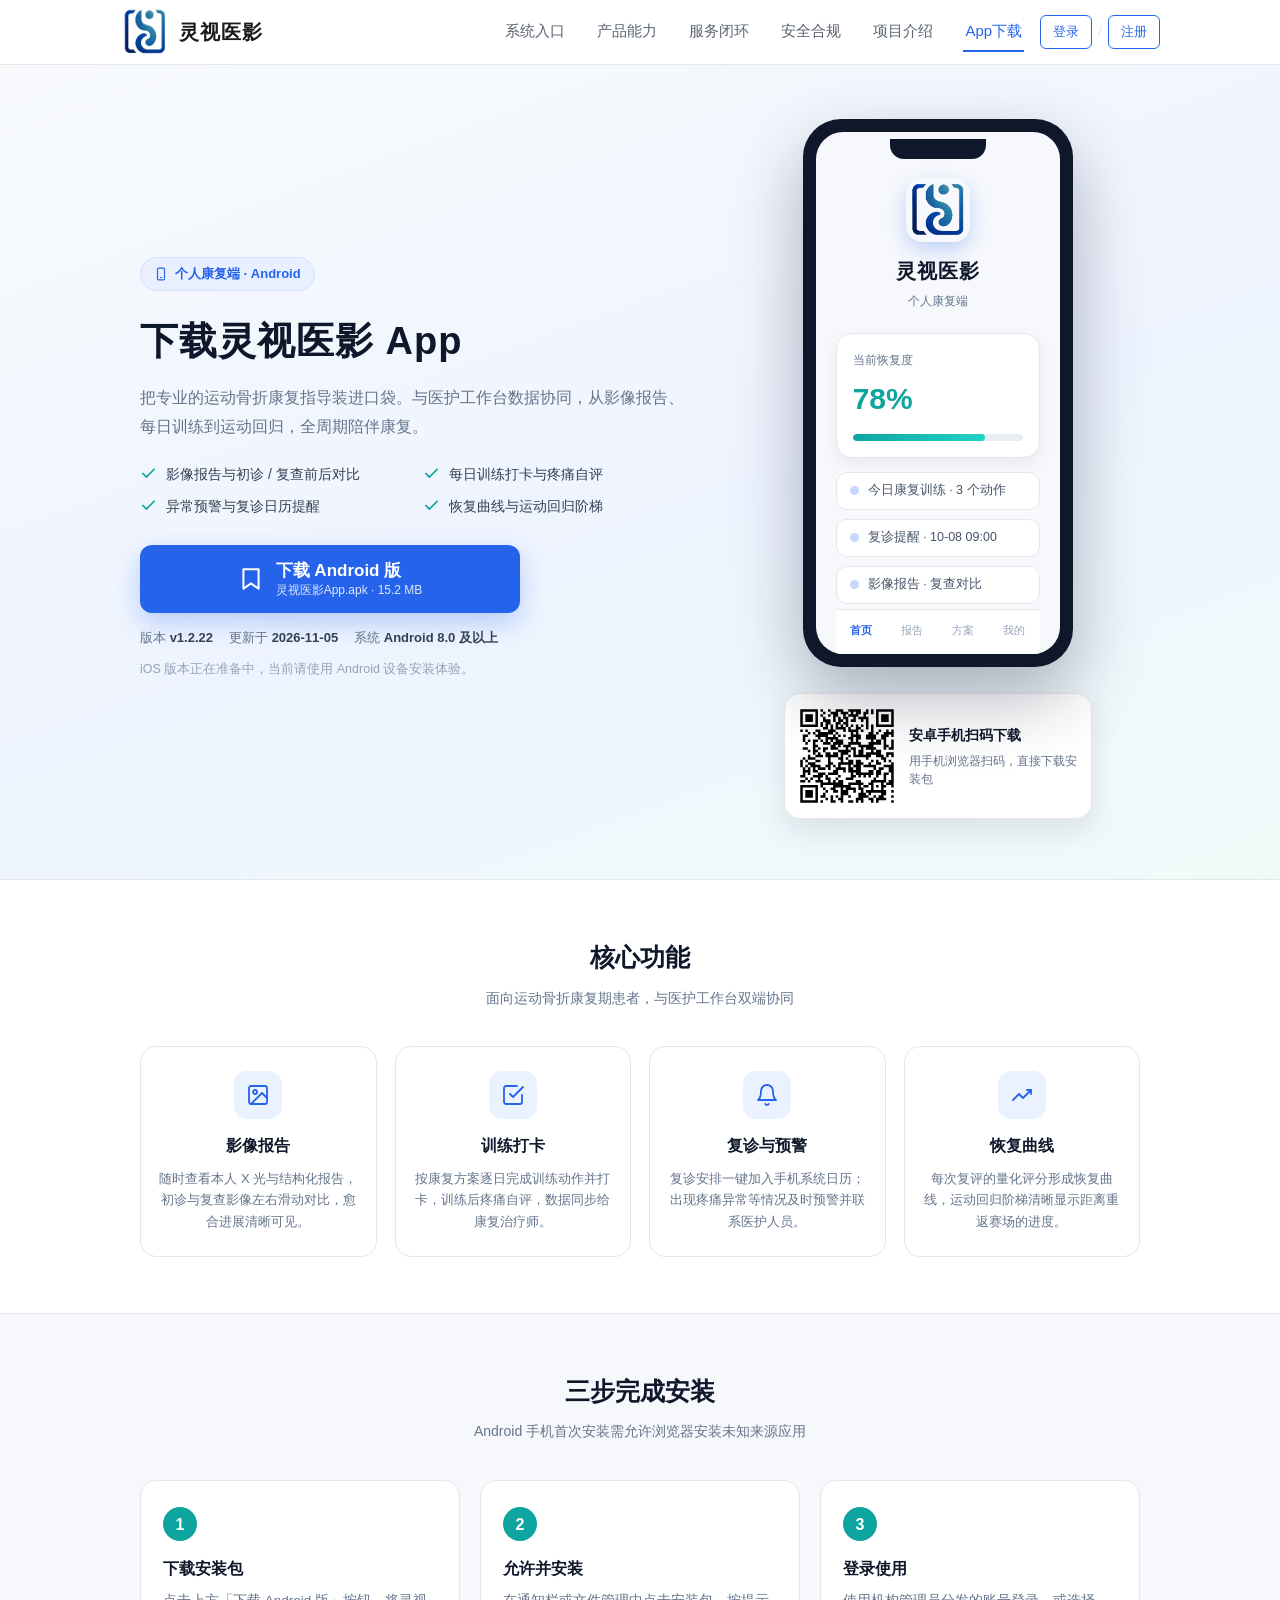
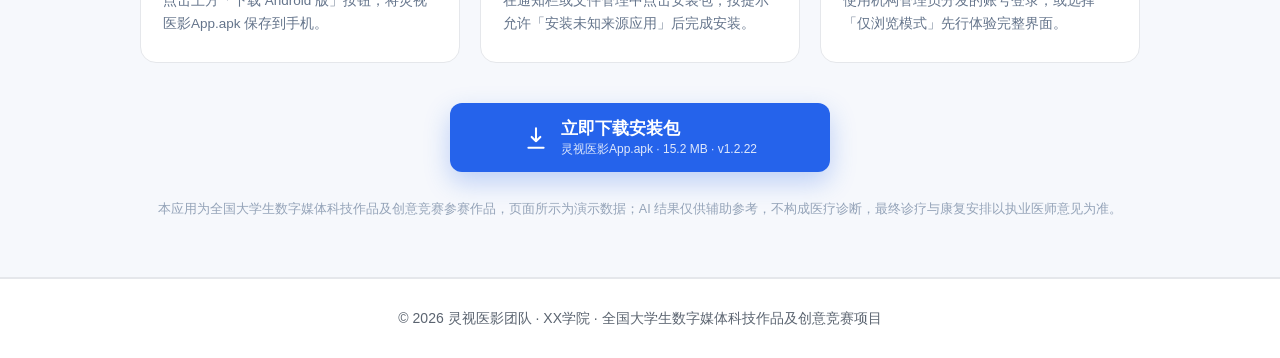
<file: web/download.html>
<!DOCTYPE html>
<html lang="zh-CN">
<head>
  <meta charset="UTF-8">
  <meta name="viewport" content="width=device-width, initial-scale=1.0">
  <title>下载 App · 灵视医影个人康复端</title>
  <meta name="description" content="下载灵视医影个人康复端 App：影像报告、康复训练打卡、复诊提醒、恢复曲线与运动回归追踪。">
  <link rel="icon" type="image/svg+xml" href="data:image/svg+xml,%3Csvg xmlns='http://www.w3.org/2000/svg' viewBox='0 0 64 64'%3E%3Crect width='64' height='64' rx='14' fill='%232563eb'/%3E%3Ccircle cx='32' cy='32' r='15' fill='none' stroke='white' stroke-width='4'/%3E%3Ccircle cx='32' cy='32' r='5' fill='white'/%3E%3C/svg%3E">
  <link rel="stylesheet" href="css/style.css">
  <style>
    :root {
      --dl-blue:#2563eb; --dl-teal:#0ea5a0; --dl-ink:#0f172a; --dl-mut:#64748b;
      --dl-line:#e5e7eb; --dl-bg:#f6f8fc;
    }
    .dl-wrap { max-width:1040px; margin:0 auto; padding:0 20px; }
    .dl-hero { background:linear-gradient(160deg,#f8fafc 0%,#eef4ff 55%,#f0fbf9 100%); border-bottom:1px solid var(--dl-line); padding:54px 0 60px; }
    .dl-grid { display:grid; grid-template-columns:1.15fr .85fr; gap:48px; align-items:center; }
    .dl-kicker { display:inline-flex; align-items:center; gap:7px; font-size:13px; font-weight:600; color:var(--dl-blue); background:#e8f0ff; border:1px solid #d3e1ff; padding:5px 13px; border-radius:999px; margin-bottom:18px; }
    .dl-title { font-size:38px; font-weight:800; color:var(--dl-ink); letter-spacing:1px; margin:0 0 10px; }
    .dl-lead { font-size:16px; color:var(--dl-mut); line-height:1.8; margin:0 0 22px; }
    .dl-points { list-style:none; padding:0; margin:0 0 28px; display:grid; grid-template-columns:1fr 1fr; gap:11px 18px; }
    .dl-points li { display:flex; gap:9px; align-items:flex-start; font-size:14px; color:#334155; line-height:1.5; }
    .dl-points svg { flex:0 0 auto; margin-top:1px; }
    .dl-btn { display:flex; align-items:center; justify-content:center; gap:12px; width:100%; max-width:380px; background:var(--dl-blue); color:#fff; text-decoration:none; padding:16px 22px; border-radius:12px; font-size:17px; font-weight:700; box-shadow:0 10px 26px rgba(37,99,235,.28); transition:transform .15s, box-shadow .15s, background .15s; }
    .dl-btn:hover { background:#1d4ed8; transform:translateY(-2px); box-shadow:0 14px 32px rgba(37,99,235,.34); }
    .dl-btn .dl-btn-meta { display:block; font-size:12px; font-weight:400; opacity:.85; margin-top:2px; }
    .dl-btn-text { text-align:left; line-height:1.2; }
    .dl-ver { margin-top:14px; font-size:13px; color:var(--dl-mut); display:flex; flex-wrap:wrap; gap:6px 16px; max-width:380px; }
    .dl-ver b { color:#334155; font-weight:600; }
    .dl-ios { margin-top:10px; font-size:12.5px; color:#94a3b8; max-width:380px; }

    /* 手机示意 */
    .dl-phone-outer { display:flex; flex-direction:column; align-items:center; justify-content:center; gap:26px; }
.dl-qr { background:#fff; border:1px solid var(--dl-line); border-radius:16px; padding:14px; display:flex; gap:14px; align-items:center; width:308px; box-shadow:0 12px 30px rgba(15,23,42,.10); }
.dl-qr-img { width:96px; height:96px; flex:0 0 96px; display:flex; align-items:center; justify-content:center; background:#fff; }
.dl-qr-img svg { width:96px; height:96px; display:block; }
.dl-qr-text b { font-size:14px; color:var(--dl-ink); display:block; margin-bottom:5px; }
.dl-qr-text span { font-size:12px; color:var(--dl-mut); line-height:1.5; display:block; }
.dl-qr-local { font-size:11px; color:#94a3b8; text-align:center; line-height:1.7; padding:4px; }
    .dl-phone { width:270px; height:548px; background:#0f172a; border-radius:38px; padding:13px; box-shadow:0 30px 70px rgba(15,23,42,.32); position:relative; }
    .dl-phone::before { content:""; position:absolute; top:20px; left:50%; transform:translateX(-50%); width:96px; height:20px; background:#0f172a; border-radius:0 0 14px 14px; z-index:3; }
    .dl-screen { width:100%; height:100%; background:#f6f8fc; border-radius:27px; overflow:hidden; display:flex; flex-direction:column; align-items:center; padding:46px 20px 0; }
    .dl-screen img { width:64px; height:64px; border-radius:16px; box-shadow:0 8px 20px rgba(37,99,235,.25); }
    .dl-p-name { font-size:20px; font-weight:800; color:var(--dl-ink); margin-top:12px; letter-spacing:1px; }
    .dl-p-sub { font-size:12px; color:var(--dl-mut); margin-top:3px; }
    .dl-p-card { width:100%; background:#fff; border:1px solid var(--dl-line); border-radius:16px; padding:16px; margin-top:22px; box-shadow:0 6px 18px rgba(15,23,42,.06); }
    .dl-p-card .lab { font-size:12px; color:var(--dl-mut); }
    .dl-p-card .val { font-size:30px; font-weight:800; color:var(--dl-teal); margin-top:2px; }
    .dl-p-bar { height:7px; background:#e6eef0; border-radius:99px; margin-top:10px; overflow:hidden; }
    .dl-p-bar i { display:block; width:78%; height:100%; background:linear-gradient(90deg,#0ea5a0,#22d3c5); border-radius:99px; }
    .dl-p-list { width:100%; margin-top:14px; display:flex; flex-direction:column; gap:9px; }
    .dl-p-row { height:38px; background:#fff; border:1px solid var(--dl-line); border-radius:11px; display:flex; align-items:center; padding:0 13px; font-size:12.5px; color:#475569; gap:9px; }
    .dl-p-row i { width:9px; height:9px; border-radius:50%; background:#c7d7fe; display:block; }
    .dl-p-tabs { margin-top:auto; width:calc(100% + 0px); border-top:1px solid var(--dl-line); background:#fff; display:flex; }
    .dl-p-tabs span { flex:1; text-align:center; font-size:11px; color:#94a3b8; padding:11px 0 14px; }
    .dl-p-tabs span.on { color:var(--dl-blue); font-weight:700; }

    /* 区块通用 */
    .dl-sec { padding:56px 0; }
    .dl-sec.alt { background:var(--dl-bg); border-top:1px solid var(--dl-line); border-bottom:1px solid var(--dl-line); }
    .dl-h2 { font-size:25px; font-weight:800; color:var(--dl-ink); text-align:center; margin:0 0 8px; }
    .dl-h2-sub { text-align:center; font-size:14px; color:var(--dl-mut); margin:0 0 36px; }
    .dl-feat { display:grid; grid-template-columns:repeat(4,1fr); gap:18px; }
    .dl-feat-card { background:#fff; border:1px solid var(--dl-line); border-radius:16px; padding:24px 18px; text-align:center; }
    .dl-feat-ic { width:48px; height:48px; border-radius:13px; background:#eaf1ff; color:var(--dl-blue); display:flex; align-items:center; justify-content:center; margin:0 auto 14px; }
    .dl-feat-card h3 { font-size:15.5px; font-weight:700; color:var(--dl-ink); margin:0 0 8px; }
    .dl-feat-card p { font-size:13px; color:var(--dl-mut); line-height:1.65; margin:0; }
    .dl-steps { display:grid; grid-template-columns:repeat(3,1fr); gap:20px; }
    .dl-step { background:#fff; border:1px solid var(--dl-line); border-radius:16px; padding:26px 22px; position:relative; }
    .dl-step-num { width:34px; height:34px; border-radius:50%; background:var(--dl-teal); color:#fff; font-weight:700; display:flex; align-items:center; justify-content:center; margin-bottom:14px; }
    .dl-step h3 { font-size:16px; margin:0 0 8px; color:var(--dl-ink); }
    .dl-step p { font-size:13.5px; color:var(--dl-mut); line-height:1.7; margin:0; }
    .dl-note { max-width:760px; margin:30px auto 0; background:#fff; border:1px dashed #c3d4ff; border-left:4px solid var(--dl-blue); border-radius:12px; padding:18px 22px; font-size:13.5px; color:#475569; line-height:1.8; }
    .dl-disclaimer { text-align:center; font-size:12.5px; color:#94a3b8; line-height:1.8; margin-top:26px; }
    .dl-bottom-cta { text-align:center; margin-top:40px; }
    .dl-bottom-cta .dl-btn { margin:0 auto; }

    @media (max-width:860px){
      .dl-grid { grid-template-columns:1fr; gap:40px; }
      .dl-phone-outer { order:-1; }
      .dl-feat { grid-template-columns:1fr 1fr; }
      .dl-title { font-size:30px; }
    }
    @media (max-width:560px){
      .dl-points { grid-template-columns:1fr; }
      .dl-feat { grid-template-columns:1fr; }
      .dl-steps { grid-template-columns:1fr; }
      .dl-hero { padding:38px 0 44px; }
    }
  </style>
</head>
<body>

  <!-- ========== 顶部导航 ========== -->
  <header class="site-header" id="site-header">
    <div class="container nav-wrap">
      <a href="index.html" class="logo">
        <img src="assets/logo.png" alt="灵视医影 Logo" class="logo-img" style="width:50px;height:auto;">
        <span class="logo-text">灵视医影</span>
      </a>
      <button class="nav-toggle" id="nav-toggle" aria-label="菜单"><span></span><span></span><span></span></button>
      <nav class="site-nav" id="site-nav">
        <a href="index.html" class="nav-link">系统入口</a>
        <a href="capabilities.html" class="nav-link">产品能力</a>
        <a href="flow.html" class="nav-link">服务闭环</a>
        <a href="compliance.html" class="nav-link">安全合规</a>
        <a href="about.html" class="nav-link">项目介绍</a>
        <a href="download.html" class="nav-link active">App下载</a>
      </nav>
      <div class="header-right">
        <a href="login.html" class="top-login-tag">登录</a>
        <span class="top-login-divider">/</span>
        <a href="login.html#register" class="top-login-tag">注册</a>
      </div>
    </div>
  </header>

  <main>
    <!-- ========== 下载主区 ========== -->
    <section class="dl-hero">
      <div class="dl-wrap">
        <div class="dl-grid">
          <div>
            <span class="dl-kicker">
              <svg width="14" height="14" viewBox="0 0 24 24" fill="none" stroke="currentColor" stroke-width="2" stroke-linecap="round" stroke-linejoin="round"><rect x="6" y="2" width="12" height="20" rx="2"/><path d="M11 18h2"/></svg>
              个人康复端 · Android
            </span>
            <h1 class="dl-title">下载灵视医影 App</h1>
            <p class="dl-lead">把专业的运动骨折康复指导装进口袋。与医护工作台数据协同，从影像报告、每日训练到运动回归，全周期陪伴康复。</p>
            <ul class="dl-points">
              <li><svg width="17" height="17" viewBox="0 0 24 24" fill="none" stroke="#0ea5a0" stroke-width="2.4" stroke-linecap="round" stroke-linejoin="round"><path d="M20 6L9 17l-5-5"/></svg>影像报告与初诊 / 复查前后对比</li>
              <li><svg width="17" height="17" viewBox="0 0 24 24" fill="none" stroke="#0ea5a0" stroke-width="2.4" stroke-linecap="round" stroke-linejoin="round"><path d="M20 6L9 17l-5-5"/></svg>每日训练打卡与疼痛自评</li>
              <li><svg width="17" height="17" viewBox="0 0 24 24" fill="none" stroke="#0ea5a0" stroke-width="2.4" stroke-linecap="round" stroke-linejoin="round"><path d="M20 6L9 17l-5-5"/></svg>异常预警与复诊日历提醒</li>
              <li><svg width="17" height="17" viewBox="0 0 24 24" fill="none" stroke="#0ea5a0" stroke-width="2.4" stroke-linecap="round" stroke-linejoin="round"><path d="M20 6L9 17l-5-5"/></svg>恢复曲线与运动回归阶梯</li>
            </ul>
            <a class="dl-btn" href="downloads/lingshi-yiying-app.apk" download="灵视医影App.apk">
              <svg width="26" height="26" viewBox="0 0 24 24" fill="none" stroke="currentColor" stroke-width="1.9" stroke-linecap="round" stroke-linejoin="round"><path d="M5 3v18l7-5 7 5V3z"/></svg>
              <span class="dl-btn-text">下载 Android 版<span class="dl-btn-meta">灵视医影App.apk · 15.2 MB</span></span>
            </a>
            <div class="dl-ver">
              <span>版本 <b>v1.2.22</b></span>
              <span>更新于 <b>2026-11-05</b></span>
              <span>系统 <b>Android 8.0 及以上</b></span>
            </div>
            <p class="dl-ios">iOS 版本正在准备中，当前请使用 Android 设备安装体验。</p>
          </div>

          <div class="dl-phone-outer">
            <div class="dl-phone">
              <div class="dl-screen">
                <img src="assets/logo.png" alt="灵视医影">
                <div class="dl-p-name">灵视医影</div>
                <div class="dl-p-sub">个人康复端</div>
                <div class="dl-p-card">
                  <div class="lab">当前恢复度</div>
                  <div class="val">78%</div>
                  <div class="dl-p-bar"><i></i></div>
                </div>
                <div class="dl-p-list">
                  <div class="dl-p-row"><i></i>今日康复训练 · 3 个动作</div>
                  <div class="dl-p-row"><i></i>复诊提醒 · 10-08 09:00</div>
                  <div class="dl-p-row"><i></i>影像报告 · 复查对比</div>
                </div>
                <div class="dl-p-tabs"><span class="on">首页</span><span>报告</span><span>方案</span><span>我的</span></div>
              </div>
            </div>
            <div class="dl-qr" id="dlQr">
              <div class="dl-qr-img" id="dlQrImg"></div>
              <div class="dl-qr-text"><b>安卓手机扫码下载</b><span>用手机浏览器扫码，直接下载安装包</span></div>
            </div>
          </div>
        </div>
      </div>
    </section>

    <!-- ========== 功能亮点 ========== -->
    <section class="dl-sec">
      <div class="dl-wrap">
        <h2 class="dl-h2">核心功能</h2>
        <p class="dl-h2-sub">面向运动骨折康复期患者，与医护工作台双端协同</p>
        <div class="dl-feat">
          <div class="dl-feat-card">
            <div class="dl-feat-ic"><svg width="24" height="24" viewBox="0 0 24 24" fill="none" stroke="currentColor" stroke-width="1.8" stroke-linecap="round" stroke-linejoin="round"><rect x="3" y="3" width="18" height="18" rx="2"/><circle cx="9" cy="9" r="2"/><path d="M21 15l-5-5L5 21"/></svg></div>
            <h3>影像报告</h3>
            <p>随时查看本人 X 光与结构化报告，初诊与复查影像左右滑动对比，愈合进展清晰可见。</p>
          </div>
          <div class="dl-feat-card">
            <div class="dl-feat-ic"><svg width="24" height="24" viewBox="0 0 24 24" fill="none" stroke="currentColor" stroke-width="1.8" stroke-linecap="round" stroke-linejoin="round"><path d="M9 11l3 3L22 4"/><path d="M21 12v7a2 2 0 0 1-2 2H5a2 2 0 0 1-2-2V5a2 2 0 0 1 2-2h11"/></svg></div>
            <h3>训练打卡</h3>
            <p>按康复方案逐日完成训练动作并打卡，训练后疼痛自评，数据同步给康复治疗师。</p>
          </div>
          <div class="dl-feat-card">
            <div class="dl-feat-ic"><svg width="24" height="24" viewBox="0 0 24 24" fill="none" stroke="currentColor" stroke-width="1.8" stroke-linecap="round" stroke-linejoin="round"><path d="M18 8a6 6 0 0 0-12 0c0 7-3 9-3 9h18s-3-2-3-9"/><path d="M13.7 21a2 2 0 0 1-3.4 0"/></svg></div>
            <h3>复诊与预警</h3>
            <p>复诊安排一键加入手机系统日历；出现疼痛异常等情况及时预警并联系医护人员。</p>
          </div>
          <div class="dl-feat-card">
            <div class="dl-feat-ic"><svg width="24" height="24" viewBox="0 0 24 24" fill="none" stroke="currentColor" stroke-width="1.8" stroke-linecap="round" stroke-linejoin="round"><path d="M3 17l6-6 4 4 8-8"/><path d="M17 7h4v4"/></svg></div>
            <h3>恢复曲线</h3>
            <p>每次复评的量化评分形成恢复曲线，运动回归阶梯清晰显示距离重返赛场的进度。</p>
          </div>
        </div>
      </div>
    </section>

    <!-- ========== 安装步骤 ========== -->
    <section class="dl-sec alt">
      <div class="dl-wrap">
        <h2 class="dl-h2">三步完成安装</h2>
        <p class="dl-h2-sub">Android 手机首次安装需允许浏览器安装未知来源应用</p>
        <div class="dl-steps">
          <div class="dl-step">
            <div class="dl-step-num">1</div>
            <h3>下载安装包</h3>
            <p>点击上方「下载 Android 版」按钮，将灵视医影App.apk 保存到手机。</p>
          </div>
          <div class="dl-step">
            <div class="dl-step-num">2</div>
            <h3>允许并安装</h3>
            <p>在通知栏或文件管理中点击安装包，按提示允许「安装未知来源应用」后完成安装。</p>
          </div>
          <div class="dl-step">
            <div class="dl-step-num">3</div>
            <h3>登录使用</h3>
            <p>使用机构管理员分发的账号登录，或选择「仅浏览模式」先行体验完整界面。</p>
          </div>
        </div>
        <div class="dl-bottom-cta">
          <a class="dl-btn" href="downloads/lingshi-yiying-app.apk" download="灵视医影App.apk">
            <svg width="26" height="26" viewBox="0 0 24 24" fill="none" stroke="currentColor" stroke-width="1.9" stroke-linecap="round" stroke-linejoin="round"><path d="M12 3v12m0 0l-4-4m4 4l4-4"/><path d="M5 21h14"/></svg>
            <span class="dl-btn-text">立即下载安装包<span class="dl-btn-meta">灵视医影App.apk · 15.2 MB · v1.2.22</span></span>
          </a>
        </div>
        <p class="dl-disclaimer">本应用为全国大学生数字媒体科技作品及创意竞赛参赛作品，页面所示为演示数据；AI 结果仅供辅助参考，不构成医疗诊断，最终诊疗与康复安排以执业医师意见为准。</p>
      </div>
    </section>
  </main>

  <!-- ========== 页脚 ========== -->
  <footer class="site-footer">
    <div class="container">
      <p>© <span id="year">2026</span> 灵视医影团队 · XX学院 · 全国大学生数字媒体科技作品及创意竞赛项目</p>
    </div>
  </footer>

  <script src="js/lib/qrcode.min.js"></script>
  <script>
  (function () {
    var box = document.getElementById('dlQr'), img = document.getElementById('dlQrImg');
    var apk = new URL('downloads/lingshi-yiying-app.apk', location.href).href;
    if (location.protocol === 'file:') {
      img.innerHTML = '<svg width="46" height="46" viewBox="0 0 24 24" fill="none" stroke="#94a3b8" stroke-width="1.6" stroke-linecap="round" stroke-linejoin="round"><rect x="3" y="3" width="7" height="7" rx="1"/><rect x="14" y="3" width="7" height="7" rx="1"/><rect x="3" y="14" width="7" height="7" rx="1"/><path d="M14 14h3v3M21 14v7M14 21h3M21 17v4"/></svg>';
      var _cap = box.querySelector('.dl-qr-text span'); if (_cap) _cap.textContent = '页面部署到服务器后，手机扫码即可下载';
    } else if (window.qrcode) {
      try { var qr = qrcode(0, 'M'); qr.addData(apk); qr.make(); img.innerHTML = qr.createSvgTag(4, 2); } catch (e) { box.style.display = 'none'; }
    }
  })();
  </script>
  <script src="js/main.js"></script>
</body>
</html>
</file>
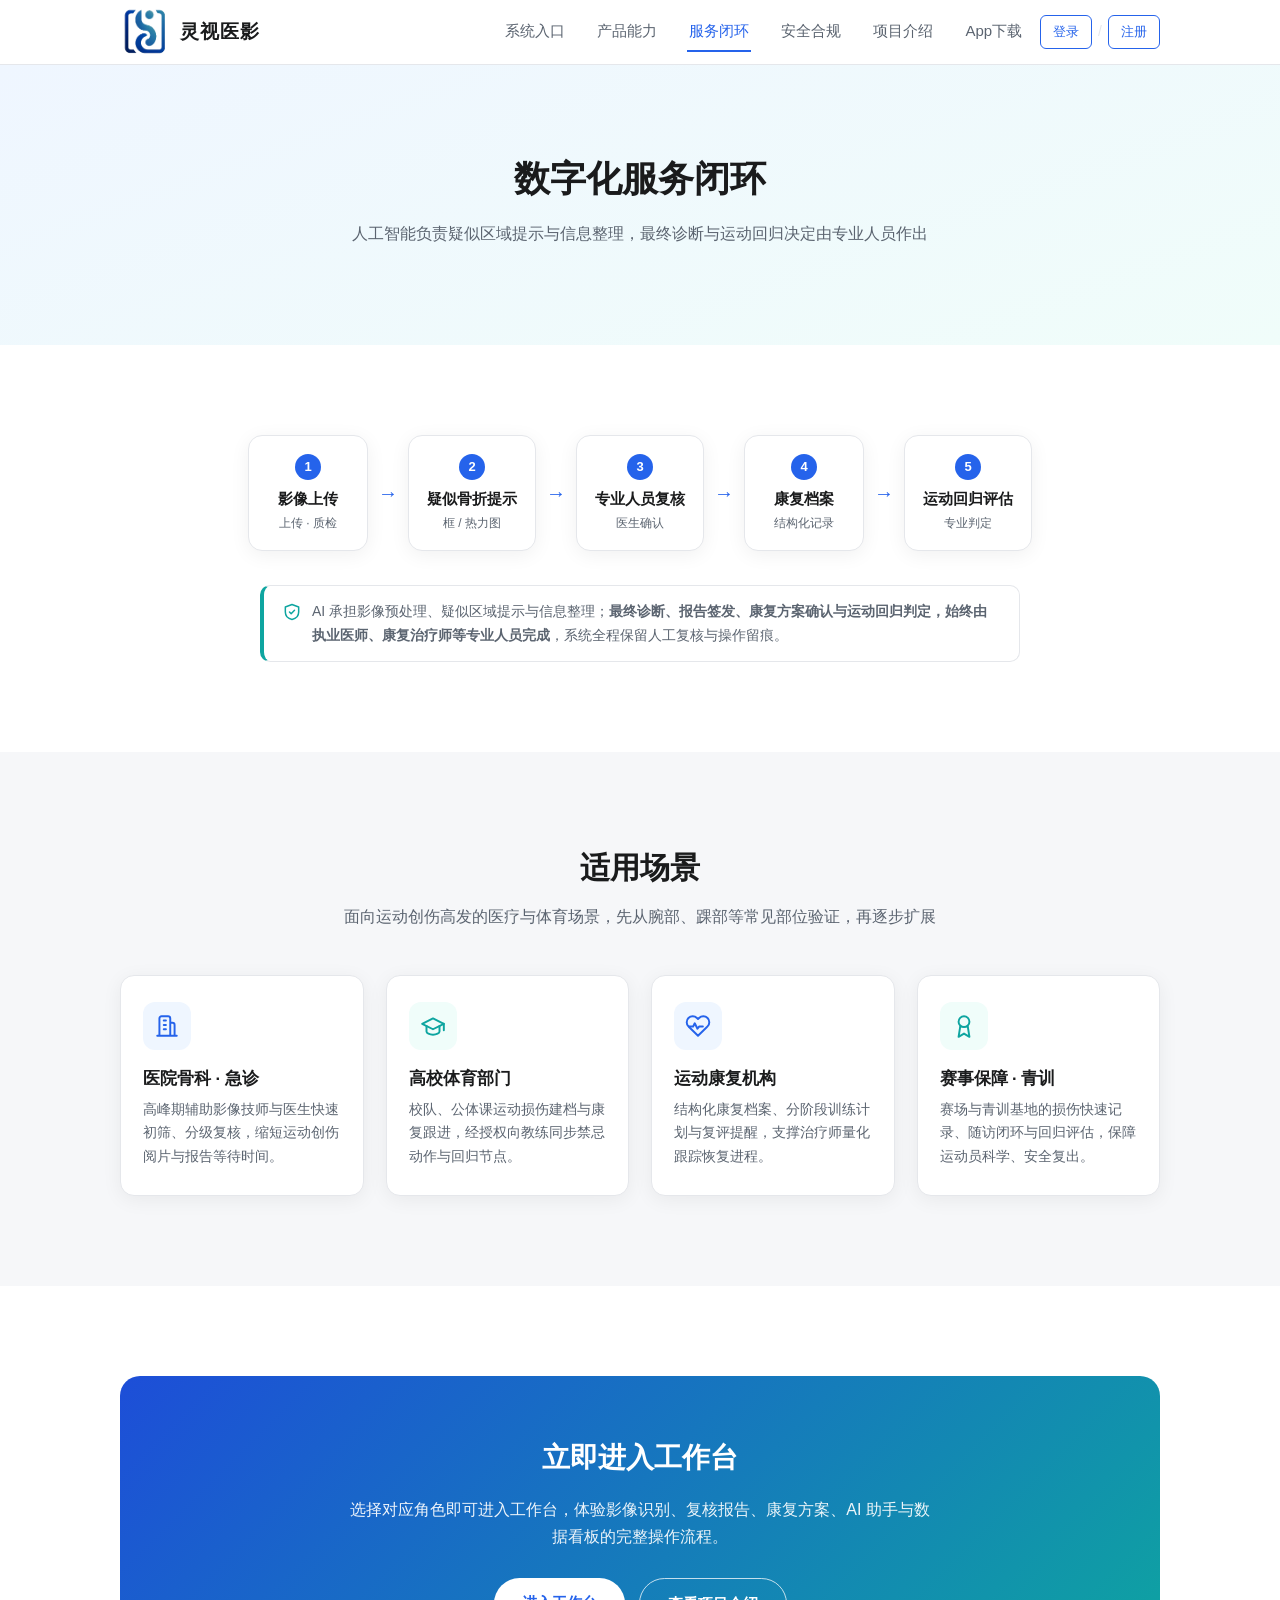
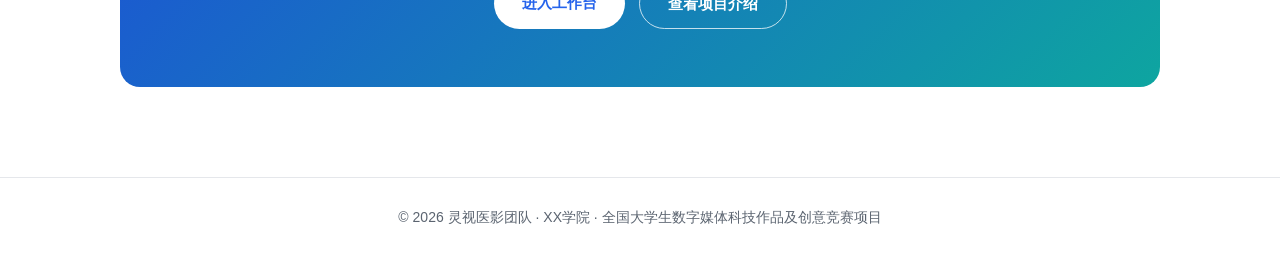
<file: web/flow.html>
<!DOCTYPE html>
<html lang="zh-CN">
<head>
  <meta charset="UTF-8">
  <meta name="viewport" content="width=device-width, initial-scale=1.0">
  <title>服务闭环 · 灵视医影</title>
  <meta name="description" content="灵视医影数字化服务闭环：影像上传、疑似骨折提示、专业人员复核、康复档案、运动回归评估五步协同，AI 辅助、医生主导。">
  <link rel="icon" type="image/svg+xml" href="data:image/svg+xml,%3Csvg xmlns='http://www.w3.org/2000/svg' viewBox='0 0 64 64'%3E%3Crect width='64' height='64' rx='14' fill='%232563eb'/%3E%3Ccircle cx='32' cy='32' r='15' fill='none' stroke='white' stroke-width='4'/%3E%3Ccircle cx='32' cy='32' r='5' fill='white'/%3E%3C/svg%3E">
  <link rel="stylesheet" href="css/style.css">
  <link rel="stylesheet" href="css/workbench.css">
</head>
<body>

  <!-- ========== 顶部导航 ========== -->
  <header class="site-header" id="site-header">
    <div class="container nav-wrap">
      <a href="index.html" class="logo">
        <img src="assets/logo.png" alt="灵视医影 Logo" class="logo-img" style="width:50px;height:auto;">
        <span class="logo-text">灵视医影</span>
      </a>
      <button class="nav-toggle" id="nav-toggle" aria-label="菜单"><span></span><span></span><span></span></button>
      <nav class="site-nav" id="site-nav">
        <a href="index.html" class="nav-link">系统入口</a>
        <a href="capabilities.html" class="nav-link">产品能力</a>
        <a href="flow.html" class="nav-link active">服务闭环</a>
        <a href="compliance.html" class="nav-link">安全合规</a>
        <a href="about.html" class="nav-link">项目介绍</a>
        <a href="download.html" class="nav-link">App下载</a>
      </nav>
      <div class="header-right">
        <a href="login.html" class="top-login-tag">登录</a>
        <span class="top-login-divider">/</span>
        <a href="login.html#register" class="top-login-tag">注册</a>
      </div>
    </div>
  </header>

  <main>

    <!-- ========== 页头 ========== -->
    <section class="page-header">
      <div class="container">
        <h1 class="reveal">数字化服务闭环</h1>
        <p class="reveal">人工智能负责疑似区域提示与信息整理，最终诊断与运动回归决定由专业人员作出</p>
      </div>
    </section>

    <!-- ========== 五步闭环 ========== -->
    <section class="section">
      <div class="container">
        <div class="flow-strip reveal">
          <div class="flow-step"><span class="flow-num">1</span><strong>影像上传</strong><em>上传 · 质检</em></div>
          <div class="flow-arrow">→</div>
          <div class="flow-step"><span class="flow-num">2</span><strong>疑似骨折提示</strong><em>框 / 热力图</em></div>
          <div class="flow-arrow">→</div>
          <div class="flow-step"><span class="flow-num">3</span><strong>专业人员复核</strong><em>医生确认</em></div>
          <div class="flow-arrow">→</div>
          <div class="flow-step"><span class="flow-num">4</span><strong>康复档案</strong><em>结构化记录</em></div>
          <div class="flow-arrow">→</div>
          <div class="flow-step"><span class="flow-num">5</span><strong>运动回归评估</strong><em>专业判定</em></div>
        </div>
        <div class="flow-note reveal">
          <svg width="20" height="20" viewBox="0 0 24 24" fill="none" stroke="#0ea5a0" stroke-width="1.8" stroke-linecap="round" stroke-linejoin="round"><path d="M12 3l8 3v6c0 5-3.5 8-8 9-4.5-1-8-4-8-9V6z"/><path d="M9 12l2 2 4-4"/></svg>
          <span>AI 承担影像预处理、疑似区域提示与信息整理；<strong>最终诊断、报告签发、康复方案确认与运动回归判定，始终由执业医师、康复治疗师等专业人员完成</strong>，系统全程保留人工复核与操作留痕。</span>
        </div>
      </div>
    </section>

    <!-- ========== 适用场景 ========== -->
    <section class="section section-alt">
      <div class="container">
        <h2 class="section-title reveal">适用场景</h2>
        <p class="section-sub reveal">面向运动创伤高发的医疗与体育场景，先从腕部、踝部等常见部位验证，再逐步扩展</p>
        <div class="scene-grid">
          <article class="scene-card reveal">
            <div class="scene-icon">
              <svg width="26" height="26" viewBox="0 0 24 24" fill="none" stroke="#2563eb" stroke-width="1.8" stroke-linecap="round" stroke-linejoin="round"><path d="M3 21h18M5 21V5a2 2 0 0 1 2-2h6a2 2 0 0 1 2 2v16M15 9h2a2 2 0 0 1 2 2v10M9 7h2M9 11h2M9 15h2"/></svg>
            </div>
            <h3>医院骨科 · 急诊</h3>
            <p>高峰期辅助影像技师与医生快速初筛、分级复核，缩短运动创伤阅片与报告等待时间。</p>
          </article>
          <article class="scene-card reveal">
            <div class="scene-icon teal">
              <svg width="26" height="26" viewBox="0 0 24 24" fill="none" stroke="#0ea5a0" stroke-width="1.8" stroke-linecap="round" stroke-linejoin="round"><path d="M22 10L12 5 2 10l10 5 10-5z"/><path d="M6 12v5c0 1.5 2.7 3 6 3s6-1.5 6-3v-5M22 10v6"/></svg>
            </div>
            <h3>高校体育部门</h3>
            <p>校队、公体课运动损伤建档与康复跟进，经授权向教练同步禁忌动作与回归节点。</p>
          </article>
          <article class="scene-card reveal">
            <div class="scene-icon">
              <svg width="26" height="26" viewBox="0 0 24 24" fill="none" stroke="#2563eb" stroke-width="1.8" stroke-linecap="round" stroke-linejoin="round"><path d="M20.8 4.6a5.5 5.5 0 0 0-7.8 0L12 5.6l-1-1a5.5 5.5 0 1 0-7.8 7.8l1 1L12 21l7.8-7.6 1-1a5.5 5.5 0 0 0 0-7.8z"/><path d="M3.5 12.5h4l1.5-3 2.5 5 1.5-2h3.5"/></svg>
            </div>
            <h3>运动康复机构</h3>
            <p>结构化康复档案、分阶段训练计划与复评提醒，支撑治疗师量化跟踪恢复进程。</p>
          </article>
          <article class="scene-card reveal">
            <div class="scene-icon teal">
              <svg width="26" height="26" viewBox="0 0 24 24" fill="none" stroke="#0ea5a0" stroke-width="1.8" stroke-linecap="round" stroke-linejoin="round"><circle cx="12" cy="8" r="5"/><path d="M8.5 12.5L7 22l5-3 5 3-1.5-9.5"/></svg>
            </div>
            <h3>赛事保障 · 青训</h3>
            <p>赛场与青训基地的损伤快速记录、随访闭环与回归评估，保障运动员科学、安全复出。</p>
          </article>
        </div>
      </div>
    </section>

    <!-- ========== 底部行动区 ========== -->
    <section class="section">
      <div class="container">
        <div class="cta-band reveal">
          <h2>立即进入工作台</h2>
          <p>选择对应角色即可进入工作台，体验影像识别、复核报告、康复方案、AI 助手与数据看板的完整操作流程。</p>
          <div class="cta-actions">
            <a href="login.html" class="btn btn-white">进入工作台</a>
            <a href="about.html" class="btn btn-outline-white">查看项目介绍</a>
          </div>
        </div>
      </div>
    </section>

  </main>

  <!-- ========== 页脚 ========== -->
  <footer class="site-footer">
    <div class="container">
      <p>© <span id="year">2026</span> 灵视医影团队 · XX学院 · 全国大学生数字媒体科技作品及创意竞赛项目</p>
    </div>
  </footer>

  <script src="js/main.js"></script>
</body>
</html>
</file>
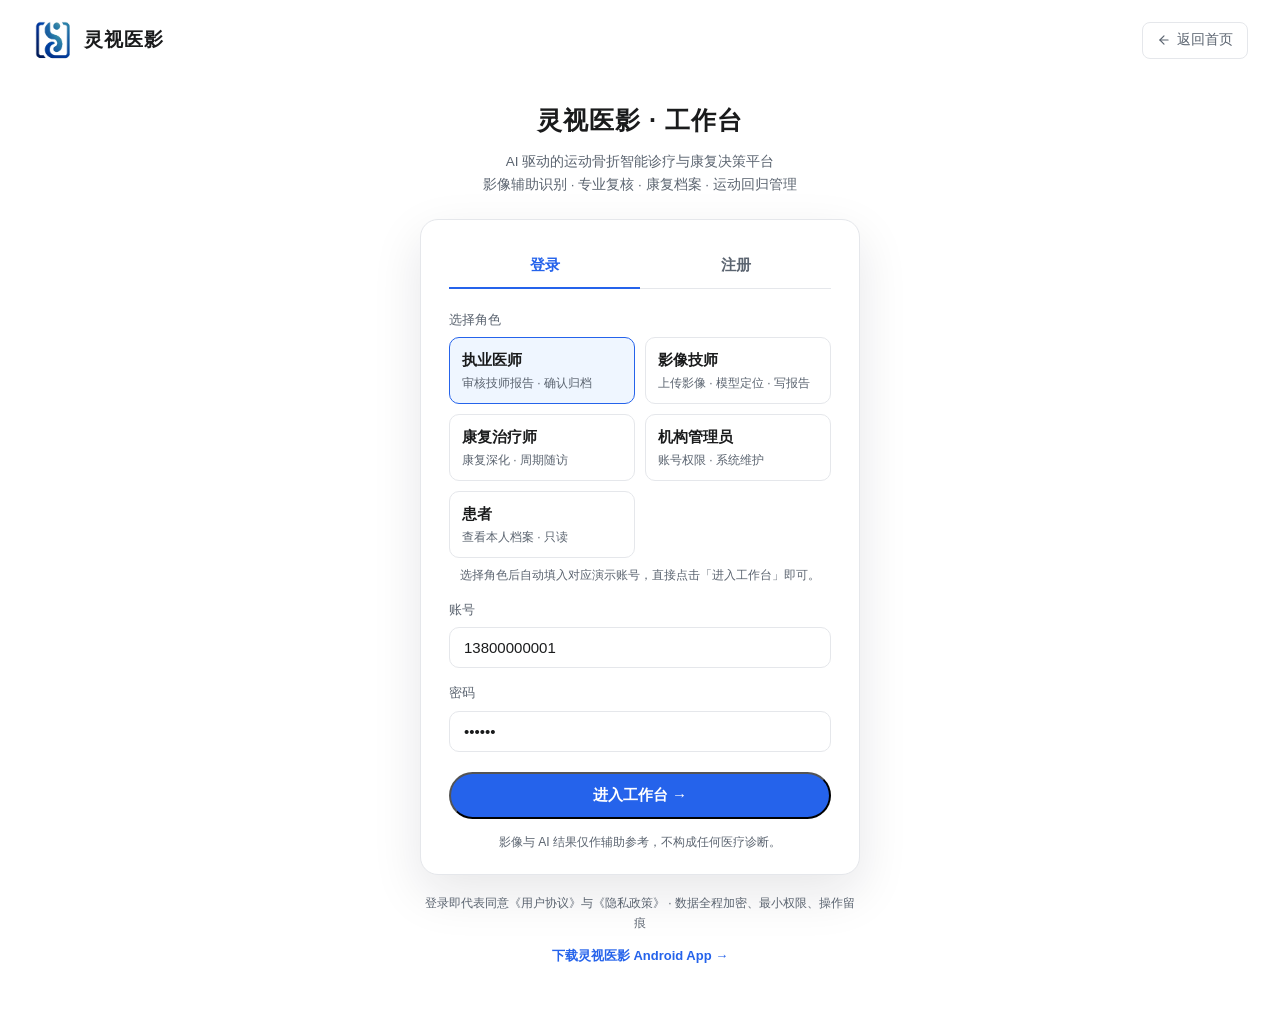
<file: web/login.html>
<!DOCTYPE html>
<html lang="zh-CN">
<head>
  <meta charset="UTF-8">
  <meta name="viewport" content="width=device-width, initial-scale=1.0">
  <title>登录 / 注册 · 灵视医影工作台</title>
  <meta name="description" content="灵视医影——AI 驱动的运动骨折智能诊疗与康复决策平台，工作台登录与注册。">
  <link rel="icon" type="image/svg+xml" href="data:image/svg+xml,%3Csvg xmlns='http://www.w3.org/2000/svg' viewBox='0 0 64 64'%3E%3Crect width='64' height='64' rx='14' fill='%232563eb'/%3E%3Ccircle cx='32' cy='32' r='15' fill='none' stroke='white' stroke-width='4'/%3E%3Ccircle cx='32' cy='32' r='5' fill='white'/%3E%3C/svg%3E">
  <link rel="stylesheet" href="css/style.css">
  <link rel="stylesheet" href="css/workbench.css">
  <style>
    /* ============ 登录 / 注册页（白色背景，与全站浅色统一） ============ */
    .auth-body {
      min-height: 100vh;
      display: flex;
      flex-direction: column;
      background: #ffffff;
    }

    .auth-top {
      display: flex; align-items: center; justify-content: space-between;
      padding: 18px 32px;
    }
    .auth-back {
      display: inline-flex; align-items: center; gap: 6px;
      font-size: 13.5px; color: var(--text-secondary);
      border: 1px solid var(--border); border-radius: 8px; background: #fff;
      padding: 6px 14px; transition: all .2s;
    }
    .auth-back:hover { color: var(--primary); border-color: var(--primary); background: #eff6ff; }

    .auth-main { flex: 1; display: flex; align-items: center; justify-content: center;
      padding: 18px 20px 56px; }
    .auth-wrap { width: 100%; max-width: 440px; }
    .auth-head { text-align: center; margin-bottom: 22px; }
    .auth-head h1 { color: var(--text-color); font-size: 25px; letter-spacing: 1px; font-weight: 800; }
    .auth-head p { color: var(--text-secondary); font-size: 13.5px; margin-top: 10px; line-height: 1.7; }

    .auth-card {
      background: #fff;
      border: 1px solid var(--border);
      border-radius: 18px; padding: 24px 28px 22px;
      box-shadow: 0 18px 50px rgba(15,23,42,.10);
      text-align: left;
    }
    .auth-tabs { display: flex; border-bottom: 1px solid var(--border); margin-bottom: 20px; }
    .auth-tab {
      flex: 1; padding: 12px 0; background: none; border: none; cursor: pointer;
      color: var(--text-secondary); font-size: 15px; font-weight: 600;
      border-bottom: 2px solid transparent; margin-bottom: -1px; transition: color .2s, border-color .2s;
    }
    .auth-tab.active { color: var(--primary); border-bottom-color: var(--primary); }

    .auth-pane[hidden] { display: none; }
    .auth-card select.text-input { appearance: none; cursor: pointer;
      background-image: url("data:image/svg+xml,%3Csvg xmlns='http://www.w3.org/2000/svg' width='14' height='14' viewBox='0 0 24 24' fill='none' stroke='%2364748b' stroke-width='2'%3E%3Cpath d='M6 9l6 6 6-6'/%3E%3C/svg%3E");
      background-repeat: no-repeat; background-position: right 14px center; padding-right: 38px; }
    .auth-card select.text-input option { color: #1a1b1c; }
    .auth-card .btn-primary { margin-top: 20px; }

    .reg-ok {
      display: none; align-items: flex-start; gap: 8px;
      background: #f0fdfa; border: 1px solid #99f6e4;
      color: #0d9488; font-size: 13px; line-height: 1.6;
      padding: 10px 12px; border-radius: 10px; margin-bottom: 14px;
    }
    .reg-ok.show { display: flex; }
    .reg-ok svg { flex: 0 0 auto; margin-top: 2px; }

    .auth-foot { text-align: center; color: var(--text-secondary); font-size: 12px; margin-top: 18px; line-height: 1.7; }

    @media (max-width: 600px) {
      .auth-top { padding: 14px 18px; }
      .auth-main { padding: 10px 16px 40px; }
      .auth-head h1 { font-size: 21px; }
      .auth-card { padding: 20px 18px 18px; border-radius: 16px; }
      .auth-back span { display: none; }   /* 窄屏只留箭头，节省空间 */
    }
  </style>
</head>
<body class="auth-body">
  <header class="auth-top">
    <a href="index.html" class="logo">
      <img src="assets/logo.png" alt="灵视医影 Logo" class="logo-img" style="width:42px;height:auto;">
      <span class="logo-text">灵视医影</span>
    </a>
    <a href="index.html" class="auth-back">
      <svg width="14" height="14" viewBox="0 0 24 24" fill="none" stroke="currentColor" stroke-width="2" stroke-linecap="round" stroke-linejoin="round"><path d="M19 12H5"/><path d="M12 19l-7-7 7-7"/></svg>
      <span>返回首页</span>
    </a>
  </header>

  <main class="auth-main">
    <div class="auth-wrap">
      <div class="auth-head">
        <h1>灵视医影 · 工作台</h1>
        <p>AI 驱动的运动骨折智能诊疗与康复决策平台<br>影像辅助识别 · 专业复核 · 康复档案 · 运动回归管理</p>
      </div>

      <div class="auth-card">
        <div class="auth-tabs" role="tablist">
          <button type="button" class="auth-tab active" data-tab="login" role="tab">登录</button>
          <button type="button" class="auth-tab" data-tab="register" role="tab">注册</button>
        </div>

        <!-- ========== 登录 ========== -->
        <form class="auth-pane" id="pane-login" autocomplete="off">
          <label class="field-label">选择角色</label>
          <div class="role-grid" id="role-grid">
            <label class="role-opt">
              <input type="radio" name="role" value="执业医师" checked>
              <span class="role-name">执业医师</span>
              <span class="role-desc">审核技师报告 · 确认归档</span>
            </label>
            <label class="role-opt">
              <input type="radio" name="role" value="影像技师">
              <span class="role-name">影像技师</span>
              <span class="role-desc">上传影像 · 模型定位 · 写报告</span>
            </label>
            <label class="role-opt">
              <input type="radio" name="role" value="康复治疗师">
              <span class="role-name">康复治疗师</span>
              <span class="role-desc">康复深化 · 周期随访</span>
            </label>
            <label class="role-opt">
              <input type="radio" name="role" value="机构管理员">
              <span class="role-name">机构管理员</span>
              <span class="role-desc">账号权限 · 系统维护</span>
            </label>
            <label class="role-opt">
              <input type="radio" name="role" value="患者">
              <span class="role-name">患者</span>
              <span class="role-desc">查看本人档案 · 只读</span>
            </label>
          </div>

          <p class="login-note" style="margin:8px 0 14px;">选择角色后自动填入对应演示账号，直接点击「进入工作台」即可。</p>

          <label class="field-label" for="login-user">账号</label>
          <input class="text-input" id="login-user" name="username" type="text" placeholder="请输入手机号" value="13800000001">

          <label class="field-label" for="login-pass">密码</label>
          <input class="text-input" id="login-pass" name="password" type="password" placeholder="请输入密码" value="123456">

          <button type="submit" class="btn btn-primary btn-block" id="login-btn">进入工作台 →</button>
          <p class="login-note">影像与 AI 结果仅作辅助参考，不构成任何医疗诊断。</p>
        </form>

        <!-- ========== 注册 ========== -->
        <form class="auth-pane" id="pane-register" hidden autocomplete="off">
          <div class="reg-ok" id="reg-ok">
            <svg width="16" height="16" viewBox="0 0 24 24" fill="none" stroke="#0d9488" stroke-width="2" stroke-linecap="round" stroke-linejoin="round"><circle cx="12" cy="12" r="10"/><path d="M8 12.4l2.4 2.4L16 9.4"/></svg>
            <span>注册申请已提交，将由机构管理员审核开通。即将返回登录。</span>
          </div>

          <label class="field-label" for="reg-name">姓名</label>
          <input class="text-input" id="reg-name" type="text" placeholder="请输入真实姓名">

          <label class="field-label" for="reg-phone">手机号</label>
          <input class="text-input" id="reg-phone" type="tel" placeholder="用于接收审核结果通知">

          <label class="field-label" for="reg-org">所属机构</label>
          <input class="text-input" id="reg-org" type="text" placeholder="医院 / 高校体育部门 / 康复机构">

          <label class="field-label" for="reg-role">申请角色</label>
          <select class="text-input" id="reg-role">
            <option value="执业医师">执业医师（审核技师报告 · 确认归档）</option>
            <option value="影像技师">影像技师（上传影像 · 模型定位 · 撰写报告）</option>
            <option value="康复治疗师">康复治疗师（康复深化 · 随访记录）</option>
            <option value="机构管理员">机构管理员（账号权限 · 系统维护）</option>
            <option value="患者">患者（查看本人档案 · 只读）</option>
          </select>

          <label class="field-label" for="reg-pass">设置密码</label>
          <input class="text-input" id="reg-pass" type="password" placeholder="至少 8 位，含字母与数字">

          <label class="field-label" for="reg-pass2">确认密码</label>
          <input class="text-input" id="reg-pass2" type="password" placeholder="请再次输入密码">

          <button type="submit" class="btn btn-primary btn-block" id="reg-btn">提交注册申请</button>
          <p class="login-note">注册申请提交后，账号权限由机构管理员审核开通。</p>
        </form>
      </div>

      <p class="auth-foot">登录即代表同意《用户协议》与《隐私政策》 · 数据全程加密、最小权限、操作留痕</p>
      <p style="text-align:center;margin:12px 0 0;font-size:13px;"><a href="download.html" style="color:#2563eb;font-weight:600;text-decoration:none;">下载灵视医影 Android App →</a></p>
    </div>
  </main>

  <script>
    (function () {
      var tabs = document.querySelectorAll('.auth-tab');
      var paneLogin = document.getElementById('pane-login');
      var paneReg = document.getElementById('pane-register');
      var regOk = document.getElementById('reg-ok');

      function switchTab(tab) {
        var isReg = tab === 'register';
        tabs[0].classList.toggle('active', !isReg);
        tabs[1].classList.toggle('active', isReg);
        paneLogin.hidden = isReg;
        paneReg.hidden = !isReg;
        if (isReg) { regOk.classList.remove('show'); }
        history.replaceState(null, '', isReg ? '#register' : location.pathname);
      }

      tabs.forEach(function (t) {
        t.addEventListener('click', function () { switchTab(t.getAttribute('data-tab')); });
      });

      // 登录：调用后端 /api/auth/login，成功后带 token 进入工作台
      paneLogin.addEventListener('submit', function (e) {
        e.preventDefault();
        var user = document.getElementById('login-user').value.trim();
        var pass = document.getElementById('login-pass').value;
        var checked = document.querySelector('input[name="role"]:checked');
        var role = checked ? checked.value : '执业医师';
        var btn = document.getElementById('login-btn');
        if (!user || !pass) { alert('请输入账号和密码'); return; }
        btn.disabled = true; btn.textContent = '登录中…';
        fetch('/api/auth/login', {
          method: 'POST',
          headers: { 'Content-Type': 'application/json' },
          body: JSON.stringify({ username: user, password: pass, role: role })
        }).then(function (r) { return r.json(); }).then(function (data) {
          if (data.ok) {
            try {
              localStorage.setItem('lingshi_token', data.token);
              localStorage.setItem('lingshi_user', JSON.stringify(data.user));
            } catch (err) {}
            location.href = 'dashboard.html?role=' + encodeURIComponent(data.user.role);
          } else {
            alert(data.error || '登录失败');
            btn.disabled = false; btn.textContent = '进入工作台 →';
          }
        }).catch(function () {
          alert('无法连接后端服务，请先在 server 目录运行 python app.py');
          btn.disabled = false; btn.textContent = '进入工作台 →';
        });
      });

      // 角色 → 演示账号（与 App 端 LOCAL_ACCOUNTS、后端 SEED_USERS 完全一致）
      // 选中角色即自动填入账号密码，无需手打，也无需额外的「体验登录」入口
      var ROLE_ACCOUNTS = {
        '执业医师':   '13800000001',
        '影像技师':   '13800000002',
        '康复治疗师': '13800000003',
        '机构管理员': '13800000004',
        '患者':       '13700000001'
      };
      function fillLoginByRole() {
        var checked = document.querySelector('input[name="role"]:checked');
        var acc = ROLE_ACCOUNTS[checked ? checked.value : '执业医师'];
        if (!acc) return;
        document.getElementById('login-user').value = acc;
        document.getElementById('login-pass').value = '123456';
      }
      document.getElementById('role-grid').addEventListener('change', fillLoginByRole);
      fillLoginByRole();

      // 注册：提交到后端，等待管理员审核
      paneReg.addEventListener('submit', function (e) {
        e.preventDefault();
        var pass1 = document.getElementById('reg-pass').value;
        var pass2 = document.getElementById('reg-pass2').value;
        var payload = {
          name:   document.getElementById('reg-name').value.trim(),
          phone:  document.getElementById('reg-phone').value.trim(),
          org:    document.getElementById('reg-org').value.trim(),
          role:   document.getElementById('reg-role').value,
          password: pass1
        };
        if (!payload.name || !payload.phone || !payload.org) { alert('请完整填写姓名、手机号、所属机构'); return; }
        if (pass1.length < 8) { alert('密码至少 8 位'); return; }
        if (pass1 !== pass2) { alert('两次输入的密码不一致'); return; }
        var btn = document.getElementById('reg-btn');
        btn.disabled = true; btn.textContent = '提交中…';
        fetch('/api/auth/register', {
          method: 'POST',
          headers: { 'Content-Type': 'application/json' },
          body: JSON.stringify(payload)
        }).then(function (r) { return r.json(); }).then(function (data) {
          btn.disabled = false; btn.textContent = '提交注册申请';
          if (data.ok) {
            regOk.classList.add('show');
            setTimeout(function () { switchTab('login'); }, 1800);
          } else {
            alert(data.error || '注册失败');
          }
        }).catch(function () {
          alert('无法连接后端服务，请先启动 server/app.py');
          btn.disabled = false; btn.textContent = '提交注册申请';
        });
      });

      // 直达注册（导航“注册”带 #register）
      if (location.hash === '#register') { switchTab('register'); }

      // 从工作台“切换账号”跳回：清空预填账号并聚焦，便于重新输入 / 选择角色
      if (/[?&]switch=1/.test(location.search)) {
        var switchUser = document.getElementById('login-user');
        if (switchUser) { switchUser.value = ''; setTimeout(function () { switchUser.focus(); }, 60); }
      }

      // 浏览器后退/前进从缓存恢复页面时，重置按钮状态（避免卡在"登录中…"）
      window.addEventListener('pageshow', function (e) {
        var btn = document.getElementById('login-btn');
        if (btn) { btn.disabled = false; btn.textContent = '进入工作台 →'; }
        var regBtn = document.getElementById('reg-btn');
        if (regBtn) { regBtn.disabled = false; regBtn.textContent = '提交注册申请'; }
      });
    })();
  </script>
</body>
</html>
</file>
<file: web/css/style.css>
/* =====================================================
   本地网页框架 - 全局样式
   修改下面的 :root 变量即可整体换肤
   ===================================================== */

:root {
  /* 主题色 */
  --primary: #2563eb;          /* 主色 */
  --primary-dark: #1d4ed8;     /* 主色（深） */
  --accent: #0ea5a0;           /* 点缀色 */

  /* 文字 */
  --text-color: #1a1b1c;
  --text-secondary: #5b6470;

  /* 背景与边框 */
  --bg: #ffffff;
  --bg-alt: #f6f7f9;
  --border: #e5e7eb;

  /* 布局 */
  --container-width: 1080px;
  --radius: 14px;
  --shadow: 0 4px 20px rgba(0, 0, 0, 0.06);
}

/* ---------- 基础重置 ---------- */
* {
  margin: 0;
  padding: 0;
  box-sizing: border-box;
}

html {
  scroll-behavior: smooth;          /* 平滑滚动 */
}

body {
  font-family: "PingFang SC", "Microsoft YaHei", "Segoe UI", Arial, sans-serif;
  color: var(--text-color);
  background: var(--bg);
  line-height: 1.7;
  font-size: 16px;
}

img {
  max-width: 100%;
  display: block;
}

a {
  color: var(--primary);
  text-decoration: none;
}

/* ---------- 通用容器 ---------- */
.container {
  width: 100%;
  max-width: var(--container-width);
  margin: 0 auto;
  padding: 0 20px;
}

/* ---------- 顶部导航 ---------- */
.site-header {
  position: sticky;
  top: 0;
  z-index: 100;
  background: rgba(255, 255, 255, 0.92);
  backdrop-filter: blur(8px);
  border-bottom: 1px solid var(--border);
}

.nav-wrap {
  display: flex;
  align-items: center;
  justify-content: space-between;
  height: 64px;
}

.logo {
  display: inline-flex;
  align-items: center;
  gap: 9px;
  white-space: nowrap;
  font-size: 20px;
  font-weight: 700;
  color: var(--text-color);
  letter-spacing: 1px;
}

/* Logo 图片（替换 LOGO 文字时使用） */
.logo-img {
  height: 32px;
  width: auto;
  display: block;
}

.site-nav {
  display: flex;
  gap: 28px;
  margin-left: auto;
}

.nav-link {
  color: var(--text-secondary);
  font-size: 15px;
  padding: 6px 2px;
  border-bottom: 2px solid transparent;
  transition: color 0.2s, border-color 0.2s;
}

.nav-link:hover,
.nav-link.active {
  color: var(--primary);
  border-bottom-color: var(--primary);
}

/* 右上角 登录 / 注册 */
.header-right {
  display: flex;
  align-items: center;
  gap: 4px;
  margin-left: 16px;
}
.top-login-tag {
  font-size: 13px;
  color: var(--primary);
  padding: 5px 12px;
  border: 1px solid var(--primary);
  border-radius: 6px;
  font-weight: 500;
  transition: background 0.2s, color 0.2s;
}
.top-login-tag:hover {
  background: var(--primary);
  color: #fff;
}
.top-login-divider {
  color: var(--border);
  font-size: 14px;
  margin: 0 2px;
}

/* 移动端菜单按钮（默认隐藏） */
.nav-toggle {
  display: none;
  flex-direction: column;
  justify-content: center;
  gap: 5px;
  width: 44px;
  height: 44px;
  padding: 10px;
  background: none;
  border: none;
  cursor: pointer;
}

.nav-toggle span {
  display: block;
  height: 2px;
  width: 100%;
  background: var(--text-color);
  border-radius: 2px;
  transition: transform 0.25s, opacity 0.25s;
}

.nav-toggle.active span:nth-child(1) { transform: translateY(7px) rotate(45deg); }
.nav-toggle.active span:nth-child(2) { opacity: 0; }
.nav-toggle.active span:nth-child(3) { transform: translateY(-7px) rotate(-45deg); }

/* ---------- 首屏 Hero（白色背景，与全站浅色统一） ---------- */
.hero {
  padding: 96px 0 84px;
  background: #eef4fc url('../assets/bg-medical.png') no-repeat center center;
  background-size: cover;
  min-height: calc(100vh - 64px);
  display: flex;
  flex-direction: column;
  justify-content: center;
  text-align: center;
}

.hero h1 {
  font-size: 48px;
  line-height: 1.2;
  font-weight: 800;
  color: var(--text-color);
  letter-spacing: 2px;
}

.hero-sub {
  max-width: 560px;
  margin: 16px auto 0;
  color: var(--text-secondary);
  font-size: 16px;
  line-height: 1.8;
}

.hero-actions {
  display: flex;
  justify-content: center;
  gap: 12px;
  flex-wrap: wrap;
}

/* Hero 居中内容容器 */
.hero-text {
  max-width: 840px;
  margin: 0 auto;
}

/* Hero 标签 */
.hero-badge {
  display: inline-flex;
  align-items: center;
  gap: 7px;
  background: #eff6ff;
  border: 1px solid #bfdbfe;
  color: var(--primary);
  padding: 6px 16px;
  border-radius: 999px;
  font-size: 13px;
  margin-bottom: 20px;
}

/* Hero 关键指标 */
.hero-stats {
  display: inline-flex;
  gap: 46px;
  margin: 30px 0;
  padding: 18px 48px;
  border-top: 1px solid var(--border);
  border-bottom: 1px solid var(--border);
}
.hs-item {
  text-align: center;
}
.hs-num {
  display: block;
  font-size: 28px;
  font-weight: 700;
  color: var(--primary);
}
.hs-num small {
  font-size: 14px;
  font-weight: 400;
  color: var(--text-secondary);
  margin-left: 2px;
}
.hs-label {
  display: block;
  font-size: 12px;
  color: var(--text-secondary);
  margin-top: 4px;
}

/* 登录 / 注册卡片在独立页面 login.html（白色表单样式） */

/* ---------- 二级页面标题区（about.html 等页面使用） ---------- */
.page-header {
  padding: 90px 0 70px;
  text-align: center;
  background: linear-gradient(160deg, #eff6ff 0%, #f0fdfa 100%);
}

.page-header h1 {
  font-size: 36px;
  line-height: 1.35;
  font-weight: 700;
}

.page-header p {
  max-width: 620px;
  margin: 16px auto 28px;
  color: var(--text-secondary);
  font-size: 16px;
}

/* ---------- 按钮 ---------- */
.btn {
  display: inline-block;
  padding: 12px 28px;
  border-radius: 999px;
  font-size: 15px;
  font-weight: 600;
  transition: background 0.2s, transform 0.2s, box-shadow 0.2s;
}

.btn:active {
  transform: scale(0.97);
}

.btn-primary {
  background: var(--primary);
  color: #fff;
}

.btn-primary:hover {
  background: var(--primary-dark);
  box-shadow: 0 6px 18px rgba(37, 99, 235, 0.35);
}

.btn-ghost {
  background: #fff;
  color: var(--primary);
  border: 1px solid var(--primary);
}

.btn-ghost:hover {
  background: #eff6ff;
}

/* 跳转按钮（青绿色，用于跨页面跳转） */
.btn-accent {
  background: var(--accent);
  color: #fff;
}

.btn-accent:hover {
  background: #0d9488; /* 加深的青色 */
  box-shadow: 0 6px 18px rgba(14, 165, 160, 0.35);
}

/* ---------- 通用区块 ---------- */
.section {
  padding: 90px 0;
}

.section-alt {
  background: var(--bg-alt);
}

.section-title {
  font-size: 30px;
  text-align: center;
  font-weight: 700;
}

.section-sub {
  text-align: center;
  color: var(--text-secondary);
  margin: 10px 0 44px;
}

/* ---------- 特性卡片 ---------- */
.cards {
  display: grid;
  grid-template-columns: repeat(auto-fit, minmax(260px, 1fr));
  gap: 24px;
}

.card {
  background: var(--bg);
  border: 1px solid var(--border);
  border-radius: var(--radius);
  padding: 30px 26px;
  box-shadow: var(--shadow);
  transition: transform 0.25s, box-shadow 0.25s;
}

.card:hover {
  transform: translateY(-4px);
  box-shadow: 0 10px 30px rgba(0, 0, 0, 0.1);
}

.card-icon {
  font-size: 30px;
  margin-bottom: 12px;
}

.card h3 {
  font-size: 18px;
  margin-bottom: 8px;
}

.card p {
  color: var(--text-secondary);
  font-size: 14.5px;
}

/* ---------- 关于 ---------- */
.about-grid {
  display: grid;
  grid-template-columns: repeat(auto-fit, minmax(280px, 1fr));
  gap: 36px;
  align-items: start;
}

.about-text p {
  margin-bottom: 14px;
  color: var(--text-secondary);
}

.about-list {
  list-style: none;
  background: var(--bg);
  border: 1px solid var(--border);
  border-radius: var(--radius);
  padding: 24px 26px;
  box-shadow: var(--shadow);
}

.about-list li {
  padding: 10px 0;
  border-bottom: 1px dashed var(--border);
  color: var(--text-secondary);
  font-size: 14.5px;
}

.about-list li:last-child {
  border-bottom: none;
}

.about-list strong {
  color: var(--text-color);
}

/* ---------- 联系 ---------- */
.contact-links {
  display: flex;
  justify-content: center;
  gap: 18px;
  flex-wrap: wrap;
}

.contact-item {
  display: inline-flex;
  align-items: center;
  gap: 8px;
  padding: 14px 26px;
  border: 1px solid var(--border);
  border-radius: var(--radius);
  color: var(--text-color);
  font-size: 15px;
  transition: border-color 0.2s, color 0.2s, box-shadow 0.2s;
}

.contact-item:hover {
  border-color: var(--primary);
  color: var(--primary);
  box-shadow: var(--shadow);
}

/* ---------- 页脚 ---------- */
.site-footer {
  border-top: 1px solid var(--border);
  padding: 28px 0;
  text-align: center;
  color: var(--text-secondary);
  font-size: 14px;
}

/* ---------- 滚动显现动画 ---------- */
.reveal {
  opacity: 0;
  transform: translateY(24px);
  transition: opacity 0.6s ease, transform 0.6s ease;
}

.reveal.visible {
  opacity: 1;
  transform: translateY(0);
}

/* =====================================================
   响应式：屏幕宽度 ≤ 768px（平板 / 手机）
   ===================================================== */
@media (max-width: 768px) {
  .hero {
    padding: 88px 0 60px;
    min-height: auto;
  }

  .hero h1 {
    font-size: 32px;
  }

  .hero-stats {
    gap: 22px;
    padding: 16px 26px;
    margin: 24px 0;
  }

  .hs-num {
    font-size: 22px;
  }

  /* 登录卡已移至独立页，移动端保留顶部登录/注册入口并紧凑显示 */
  .header-right {
    margin-left: 10px;
    gap: 2px;
  }
  .top-login-tag {
    padding: 7px 11px;
    font-size: 12.5px;
  }
  .top-login-divider {
    margin: 0;
  }

  .page-header {
    padding: 60px 0 50px;
  }

  .page-header h1 {
    font-size: 26px;
  }

  .page-header p {
    font-size: 15px;
  }

  .hero-sub {
    font-size: 15px;
  }

  .section {
    padding: 60px 0;
  }

  .section-title {
    font-size: 24px;
  }

  /* 导航改为汉堡菜单 */
  .nav-toggle {
    display: flex;
  }

  .site-nav {
    position: absolute;
    top: 64px;
    left: 0;
    right: 0;
    flex-direction: column;
    gap: 0;
    background: var(--bg);
    border-bottom: 1px solid var(--border);
    display: none;
    padding: 8px 0;
  }

  .site-nav.open {
    display: flex;
  }

  .nav-link {
    padding: 14px 24px;
    border-bottom: 1px solid var(--border);
  }

  .nav-link:hover,
  .nav-link.active {
    border-bottom-color: var(--border);
    background: var(--bg-alt);
  }
}

/* =====================================================
   营销内页通用组件（数据条 / 界面墙 / 场景卡 / 闭环说明 / CTA）
   ===================================================== */
/* 亮点数据条 */
.stat-band { background: #fff; border-top: 1px solid var(--border); border-bottom: 1px solid var(--border); padding: 42px 0; }
.stat-row { display: grid; grid-template-columns: repeat(4, 1fr); gap: 20px; }
.stat { text-align: center; position: relative; }
.stat + .stat::before { content: ""; position: absolute; left: 0; top: 50%; transform: translateY(-50%); height: 44px; width: 1px; background: var(--border); }
.stat-num { font-size: 36px; font-weight: 800; color: var(--primary); line-height: 1; }
.stat-num.teal { color: var(--accent); }
.stat-num .unit { font-size: 16px; font-weight: 600; margin-left: 3px; }
.stat-label { margin-top: 9px; font-size: 14px; color: var(--text-secondary); }

/* 功能界面墙 */
.feature-grid { display: grid; grid-template-columns: repeat(2, 1fr); gap: 30px; }
.feature-card { background: #fff; border: 1px solid var(--border); border-radius: 16px; overflow: hidden;
  box-shadow: var(--shadow); transition: transform .25s, box-shadow .25s; display: flex; flex-direction: column; }
.feature-card:hover { transform: translateY(-5px); box-shadow: 0 14px 34px rgba(0,0,0,.10); }
.shot-bar { display: flex; align-items: center; gap: 7px; padding: 10px 14px; background: #f1f5f9; border-bottom: 1px solid var(--border); }
.shot-dot { width: 10px; height: 10px; border-radius: 50%; }
.shot-url { margin-left: 8px; font-size: 12px; color: #94a3b8; background: #fff; border: 1px solid var(--border);
  border-radius: 6px; padding: 2px 12px; flex: 1; }
.shot-img { height: 288px; overflow: hidden; background: var(--bg-alt); }
.shot-img img { width: 100%; height: 100%; object-fit: cover; object-position: top; transition: transform .4s; }
.feature-card:hover .shot-img img { transform: scale(1.025); }
.feature-body { padding: 18px 22px 22px; }
.feature-body h3 { font-size: 17px; display: flex; align-items: center; gap: 10px; }
.fc-num { width: 26px; height: 26px; border-radius: 8px; background: #eff6ff; color: var(--primary); font-weight: 700;
  font-size: 14px; display: inline-flex; align-items: center; justify-content: center; flex: 0 0 auto; }
.fc-tag { margin-left: auto; font-size: 12px; font-weight: 600; color: var(--accent); background: #f0fdfa;
  border: 1px solid #99f6e4; border-radius: 6px; padding: 1px 9px; white-space: nowrap; }
.feature-body p { color: var(--text-secondary); font-size: 14px; margin-top: 9px; }

/* 三端能力要点 */
.card-points { list-style: none; margin-top: 14px; display: flex; flex-direction: column; gap: 8px; }
.card-points li { display: flex; gap: 8px; font-size: 13.5px; color: var(--text-secondary); align-items: flex-start; }
.card-points svg { flex: 0 0 auto; margin-top: 3px; }

/* 闭环说明 */
.flow-note { display: flex; gap: 10px; align-items: flex-start; max-width: 760px; margin: 34px auto 0;
  background: #fff; border: 1px solid var(--border); border-left: 4px solid var(--accent); border-radius: 10px;
  padding: 14px 18px; font-size: 14px; color: var(--text-secondary); text-align: left; }
.flow-note svg { flex: 0 0 auto; margin-top: 2px; }

/* 适用场景 */
.scene-grid { display: grid; grid-template-columns: repeat(auto-fit, minmax(230px, 1fr)); gap: 22px; }
.scene-card { background: #fff; border: 1px solid var(--border); border-radius: 14px; padding: 26px 22px;
  box-shadow: var(--shadow); transition: transform .25s, box-shadow .25s; }
.scene-card:hover { transform: translateY(-4px); box-shadow: 0 10px 26px rgba(0,0,0,.09); }
.scene-icon { width: 48px; height: 48px; border-radius: 12px; display: flex; align-items: center; justify-content: center;
  background: #eff6ff; margin-bottom: 14px; }
.scene-icon.teal { background: #f0fdfa; }
.scene-card h3 { font-size: 16.5px; margin-bottom: 6px; }
.scene-card p { font-size: 14px; color: var(--text-secondary); }

/* 底部 CTA */
.cta-band { background: linear-gradient(135deg, #1d4ed8 0%, #0ea5a0 100%); border-radius: 20px;
  padding: 58px 40px; text-align: center; color: #fff; }
.cta-band h2 { color: #fff; font-size: 28px; }
.cta-band p { color: rgba(255,255,255,.92); margin: 14px auto 28px; max-width: 580px; }
.cta-actions { display: flex; gap: 14px; justify-content: center; flex-wrap: wrap; }
.btn-white { background: #fff; color: var(--primary); }
.btn-white:hover { background: #f1f5f9; }
.btn-outline-white { background: transparent; color: #fff; border: 1px solid rgba(255,255,255,.75); }
.btn-outline-white:hover { background: rgba(255,255,255,.14); }

@media (max-width: 960px) {
  .feature-grid { grid-template-columns: 1fr; }
}
@media (max-width: 600px) {
  .stat-row { grid-template-columns: repeat(2, 1fr); gap: 28px 12px; }
  .stat + .stat::before { display: none; }
  .shot-img { height: 210px; }
  .cta-band { padding: 40px 22px; }
  .cta-band h2 { font-size: 23px; }
}
</file>
<file: app/h5/app.css>
/* =====================================================
   灵视医影 · 个人康复 APP（H5 高保真原型）
   375×812 设计，桌面端手机壳居中，移动端满屏
   ===================================================== */
:root{
  --blue:#2563eb; --blue-d:#1d4ed8; --blue-l:#eff4ff;
  --teal:#0ea5a0; --teal-d:#0f766e; --teal-l:#f0fdfa;
  --red:#ef4444; --red-l:#fef2f2; --amber:#f59e0b; --amber-l:#fffbeb;
  --ink:#1a1b1c; --sub:#5b6470; --mut:#9aa3af;
  --bg:#f5f7fa; --line:#e7eaf0; --card:#fff;
  --grad:linear-gradient(135deg,#2563eb 0%,#0ea5a0 100%);
  --shadow:0 6px 20px rgba(20,38,78,.07);
  --radius:14px;
}
*{margin:0;padding:0;box-sizing:border-box;-webkit-tap-highlight-color:transparent;}
html,body{height:100%;}
body{
  font-family:-apple-system,BlinkMacSystemFont,"PingFang SC","Microsoft YaHei","Segoe UI",sans-serif;
  color:var(--ink); background:#dfe5ee; font-size:14px; line-height:1.55;
  display:flex; align-items:center; justify-content:center; min-height:100vh;
}
button{font-family:inherit;cursor:pointer;border:none;background:none;color:inherit;}
input,select,textarea{font-family:inherit;font-size:14px;}
a{color:inherit;text-decoration:none;}
img{display:block;max-width:100%;}
svg{display:block;}

/* ---------- 手机壳 ---------- */
.phone{
  position:relative; width:390px; height:844px; background:var(--bg);
  border-radius:42px; overflow:hidden; box-shadow:0 30px 80px rgba(20,32,60,.35),0 0 0 10px #111722,0 0 0 12px #2a3345;
  display:flex; flex-direction:column;
}
.statusbar{
  height:44px; flex:0 0 44px; display:flex; align-items:center; justify-content:space-between;
  padding:0 22px; font-size:13px; font-weight:600; z-index:30;
}
.statusbar.dark{color:#fff;}
.statusbar .sb-icons{display:flex;align-items:center;gap:6px;}
.statusbar .sb-icons svg{display:inline-block;}

/* ---------- 屏幕与导航 ---------- */
.screen{position:absolute;inset:0;display:none;flex-direction:column;background:var(--bg);}
.screen.active{display:flex;animation:slideIn .26s ease;}
@keyframes slideIn{from{opacity:.4;transform:translateX(10px);}to{opacity:1;transform:none;}}
.screen-body{flex:1;overflow-y:auto;-webkit-overflow-scrolling:touch;padding:14px 14px 90px;}
.screen-body.no-tab{padding-bottom:24px;}
.navbar{
  flex:0 0 48px; height:48px; display:flex; align-items:center; justify-content:space-between;
  padding:0 12px; background:#fff; border-bottom:1px solid var(--line); position:relative; z-index:10;
}
.navbar .nav-btn{width:34px;height:34px;display:flex;align-items:center;justify-content:center;border-radius:9px;}
.navbar .nav-btn:active{background:var(--bg);}
.navbar .nav-title{position:absolute;left:50%;transform:translateX(-50%);font-size:16px;font-weight:700;max-width:60%;white-space:nowrap;overflow:hidden;text-overflow:ellipsis;}
.navbar .nav-right{min-width:34px;font-size:13px;color:var(--blue);font-weight:600;display:flex;align-items:center;justify-content:flex-end;}

/* ---------- 底部 Tab ---------- */
.tabbar{
  position:absolute;left:0;right:0;bottom:0;height:64px;background:rgba(255,255,255,.96);
  backdrop-filter:blur(10px);border-top:1px solid var(--line);display:flex;z-index:20;
  padding-bottom:6px;
}
.tab-item{flex:1;display:flex;flex-direction:column;align-items:center;justify-content:center;gap:3px;color:var(--mut);font-size:11px;}
.tab-item svg{width:23px;height:23px;}
.tab-item.active{color:var(--blue);font-weight:600;}

/* ---------- 通用组件 ---------- */
.card{background:var(--card);border-radius:var(--radius);box-shadow:var(--shadow);padding:15px;margin-bottom:13px;}
.card-title{font-size:15px;font-weight:700;display:flex;align-items:center;gap:7px;margin-bottom:12px;}
.card-title::before{content:"";width:4px;height:14px;background:var(--blue);border-radius:2px;}
.card-title .more{margin-left:auto;font-size:12px;color:var(--mut);font-weight:400;}
.row{display:flex;align-items:center;}
.between{justify-content:space-between;}
.muted{color:var(--mut);} .sub{color:var(--sub);} .small{font-size:12px;} .tiny{font-size:11px;}
.badge{display:inline-block;padding:2px 9px;border-radius:999px;font-size:11px;font-weight:600;line-height:1.6;}
.badge.blue{background:var(--blue-l);color:var(--blue-d);}
.badge.teal{background:var(--teal-l);color:var(--teal-d);}
.badge.amber{background:var(--amber-l);color:#b45309;}
.badge.red{background:var(--red-l);color:#b91c1c;}
.badge.gray{background:#f1f3f6;color:#5b6470;}
.btn{display:inline-flex;align-items:center;justify-content:center;gap:6px;border-radius:11px;font-weight:600;font-size:15px;}
.btn-primary{background:var(--blue);color:#fff;height:46px;}
.btn-primary:active{background:var(--blue-d);}
.btn-teal{background:var(--teal);color:#fff;height:46px;}
.btn-ghost{background:#fff;color:var(--blue);border:1px solid #bfd3f7;height:44px;}
.btn-block{width:100%;}
.btn-sm{height:36px;padding:0 16px;font-size:13px;border-radius:9px;}
.btn[disabled]{opacity:.5;}
.field{display:flex;align-items:center;gap:10px;background:#f6f7f9;border:1px solid var(--line);border-radius:11px;padding:0 13px;height:48px;margin-bottom:12px;}
.field:focus-within{border-color:var(--blue);background:#fff;}
.field input{border:none;background:none;outline:none;flex:1;height:100%;font-size:15px;}
.field .code-btn{color:var(--blue);font-size:13px;font-weight:600;white-space:nowrap;border-left:1px solid var(--line);padding-left:12px;}
.field .code-btn.off{color:var(--mut);}
.cell{display:flex;align-items:center;gap:12px;padding:13px 2px;border-bottom:1px solid #f0f2f6;}
.cell:last-child{border-bottom:none;}
.cell .ci{width:36px;height:36px;border-radius:10px;display:flex;align-items:center;justify-content:center;flex:0 0 auto;}
.cell .ci.blue{background:var(--blue-l);color:var(--blue);} .cell .ci.teal{background:var(--teal-l);color:var(--teal-d);}
.cell .ci.amber{background:var(--amber-l);color:#b45309;} .cell .ci.red{background:var(--red-l);color:var(--red);}
.cell .ci.gray{background:#f1f3f6;color:#5b6470;}
.cell .carr{color:#c4cbd6;flex:0 0 auto;}
.cell .ct{flex:1;min-width:0;}
.cell .ct b{font-size:14.5px;font-weight:600;display:block;}
.cell .ct p{font-size:12px;color:var(--sub);margin-top:1px;white-space:nowrap;overflow:hidden;text-overflow:ellipsis;}
.progress{height:7px;background:#edf0f5;border-radius:99px;overflow:hidden;}
.progress i{display:block;height:100%;background:var(--grad);border-radius:99px;}
.disc{width:14px;height:14px;border-radius:50%;border:1.6px solid #c4cbd6;flex:0 0 auto;display:flex;align-items:center;justify-content:center;}
.disc.on{background:var(--blue);border-color:var(--blue);}
.disc.on::after{content:"";width:7px;height:4px;border-left:1.8px solid #fff;border-bottom:1.8px solid #fff;transform:rotate(-45deg) translateY(-1px);}

/* ---------- 启动 / 登录 ---------- */
.splash{background:var(--grad);color:#fff;align-items:center;justify-content:center;text-align:center;}
.splash .sp-logo{width:88px;height:88px;border-radius:22px;background:rgba(255,255,255,.16);display:flex;align-items:center;justify-content:center;margin:0 auto 20px;backdrop-filter:blur(4px);}
.splash h1{font-size:30px;letter-spacing:3px;font-weight:800;}
.splash p{opacity:.9;margin-top:10px;font-size:14px;letter-spacing:1px;}
.splash .sp-foot{position:absolute;bottom:46px;font-size:11.5px;opacity:.75;width:100%;text-align:center;line-height:1.8;}
/* ---------- 登录页（重设计） ---------- */
#login{background:#fff;}
.lg-scroll{flex:1;overflow-y:auto;-webkit-overflow-scrolling:touch;display:flex;flex-direction:column;}
/* 关键：禁止 flex 子项在高度不足时被压缩（否则品牌区会被挤扁、标签被卡片盖住） */
.lg-scroll>*{flex:0 0 auto;}

/* 品牌头部 */
.lg-hero{
  position:relative;overflow:hidden;color:#fff;
  padding:calc(28px + env(safe-area-inset-top,0px)) 22px 40px;
  background:linear-gradient(135deg,#2563eb 0%,#3b6fe0 46%,#0ea5a0 100%);
  border-radius:0 0 26px 26px;
}
.lg-hero::before{content:"";position:absolute;width:230px;height:230px;right:-80px;top:-96px;border-radius:50%;background:rgba(255,255,255,.10);}
.lg-hero::after{content:"";position:absolute;width:150px;height:150px;left:-56px;bottom:-76px;border-radius:50%;background:rgba(255,255,255,.08);}
.lg-brand{display:flex;align-items:center;gap:12px;position:relative;z-index:1;}
.lg-brand img{width:52px;height:52px;border-radius:15px;box-shadow:0 6px 18px rgba(8,24,60,.22);flex:0 0 auto;}
.lg-brand h2{font-size:21px;font-weight:800;letter-spacing:2px;line-height:1.2;}
.lg-brand p{font-size:12px;opacity:.88;margin-top:3px;letter-spacing:.3px;}

/* 表单卡片 */
.lg-card{
  position:relative;z-index:2;margin:-32px 16px 0;background:#fff;
  border-radius:18px;border:1px solid #f0f2f6;
  box-shadow:0 12px 34px rgba(20,38,78,.11);
  padding:17px 16px 15px;
}
.lg-title{font-size:15px;font-weight:700;margin-bottom:13px;display:flex;align-items:center;gap:7px;}
.lg-title::before{content:"";width:3px;height:14px;border-radius:2px;background:var(--grad);}

/* 角色卡片 */
.role-cards{display:flex;gap:10px;margin-bottom:15px;}
.role-cards .rs{
  flex:1;display:flex;flex-direction:column;align-items:flex-start;
  padding:11px 12px 10px;border-radius:13px;
  border:1.5px solid var(--line);background:#fafbfc;
  transition:border-color .18s,background .18s,box-shadow .18s;
}
.role-cards .rs svg{width:19px;height:19px;color:#9aa3af;margin-bottom:5px;transition:color .18s;}
.role-cards .rs b{font-size:13.5px;font-weight:700;color:#3d4753;line-height:1.3;}
.role-cards .rs em{font-size:10.5px;font-style:normal;color:#9aa3af;margin-top:1px;}
.role-cards .rs.on{
  border-color:var(--blue);
  background:linear-gradient(180deg,#f6faff,#edf3ff);
  box-shadow:0 3px 12px rgba(37,99,235,.13);
}
.role-cards .rs.on svg{color:var(--blue);}
.role-cards .rs.on b{color:var(--blue-d);}
.role-cards .rs.on em{color:#7b9ad8;}

/* 输入框 */
.lg-field{
  display:flex;align-items:center;gap:9px;height:50px;
  padding:0 12px;margin-bottom:11px;
  background:#f6f7f9;border:1.5px solid transparent;border-radius:12px;
  transition:border-color .18s,background .18s,box-shadow .18s;
}
.lg-field:focus-within{border-color:var(--blue);background:#fff;box-shadow:0 0 0 3px rgba(37,99,235,.09);}
.lg-field>svg{flex:0 0 auto;color:#9aa3af;transition:color .18s;}
.lg-field:focus-within>svg{color:var(--blue);}
.lg-field input{flex:1;min-width:0;height:100%;border:none;background:none;outline:none;font-size:15px;}
.lg-field input::placeholder{color:#a8b0bd;}
.lg-field .eye{width:28px;height:28px;flex:0 0 auto;display:flex;align-items:center;justify-content:center;color:#9aa3af;}
.lg-field .eye .ic-off{display:none;}
.lg-field .eye.showing .ic-on{display:none;}
.lg-field .eye.showing .ic-off{display:block;}
.lg-field .code-btn{color:var(--blue);font-size:12.5px;font-weight:600;white-space:nowrap;border-left:1px solid var(--line);padding-left:10px;}
.lg-field .code-btn.off{color:var(--mut);}

/* 错误提示 */
.lg-err{
  display:none;font-size:12.5px;color:#dc2626;line-height:1.5;
  background:#fef2f2;border:1px solid #fecaca;border-radius:9px;
  padding:8px 11px;margin:-2px 0 11px;
}
.lg-err.on{display:block;animation:errIn .3s ease;}
@keyframes errIn{0%{opacity:.4;transform:translateX(-4px);}55%{transform:translateX(3px);}100%{opacity:1;transform:none;}}

/* 登录按钮 */
.lg-btn{
  position:relative;width:100%;height:50px;border-radius:13px;
  color:#fff;font-size:16px;font-weight:700;letter-spacing:2px;
  background:var(--grad);box-shadow:0 8px 20px rgba(37,99,235,.26);
  transition:transform .12s,box-shadow .12s,opacity .12s;
}
.lg-btn:active{transform:translateY(1px);box-shadow:0 4px 12px rgba(37,99,235,.2);}
.lg-btn[disabled]{opacity:.72;box-shadow:none;transform:none;}
.lg-btn .lg-spin{
  display:none;position:absolute;left:50%;top:50%;width:19px;height:19px;margin:-9.5px 0 0 -9.5px;
  border:2.2px solid rgba(255,255,255,.34);border-top-color:#fff;border-radius:50%;
  animation:lgSpin .72s linear infinite;
}
.lg-btn.loading .lg-btn-txt{opacity:0;}
.lg-btn.loading .lg-spin{display:block;}
@keyframes lgSpin{to{transform:rotate(360deg);}}

/* 演示账号快填 */
.demo-accounts{margin-top:15px;padding-top:13px;border-top:1px dashed var(--line);}
.da-title{font-size:11.5px;color:var(--mut);margin-bottom:8px;display:flex;align-items:center;gap:6px;}
.da-title::before{content:"";width:3px;height:11px;border-radius:2px;background:var(--grad);}
.da-list{display:flex;flex-wrap:wrap;gap:4px;}
.quick-acct{
  font-size:11px;font-weight:500;padding:4px 7px;border-radius:8px;
  background:#f4f6fa;color:#5b6470;border:1px solid #e8ecf3;
  transition:background .15s,color .15s,border-color .15s;
}
.quick-acct:active{background:#e8effd;border-color:#bfd3f7;color:var(--blue-d);}

/* 底部链接与声明 */
.link-btn{width:100%;text-align:center;color:var(--sub);font-size:13px;margin-top:16px;}
.agree{display:flex;align-items:flex-start;gap:8px;font-size:11.5px;color:var(--sub);margin:14px 2px 0;line-height:1.6;}
.agree .disc{margin-top:2px;flex:0 0 auto;}
.agree a{color:var(--blue);}
.lg-links{padding:13px 24px 0;display:flex;flex-direction:column;margin-top:auto;}
.lg-links .link-btn{margin-top:9px;}
.lg-foot{padding:13px 24px calc(20px + env(safe-area-inset-bottom,0px));text-align:center;font-size:10.5px;color:#a8b0bd;line-height:1.65;}


/* ---------- 首页 ---------- */
.home-head{background:var(--grad);color:#fff;padding:0 16px 54px;border-radius:0 0 24px 24px;}
.home-top{display:flex;align-items:center;justify-content:space-between;padding:6px 2px 14px;}
.home-top h3{font-size:19px;font-weight:700;}
.home-top p{font-size:12px;opacity:.85;}
.bell{position:relative;width:40px;height:40px;border-radius:50%;background:rgba(255,255,255,.16);display:flex;align-items:center;justify-content:center;}
.bell .dot{position:absolute;top:7px;right:8px;min-width:16px;height:16px;padding:0 4px;border-radius:99px;background:#ef4444;border:1.5px solid #fff;font-size:10px;display:flex;align-items:center;justify-content:center;font-weight:700;}
.stage-card{background:#fff;border-radius:16px;box-shadow:0 12px 30px rgba(16,40,90,.12);padding:16px;margin-top:-40px;margin-bottom:13px;position:relative;}
.stage-top{display:flex;justify-content:space-between;align-items:flex-start;}
.stage-top .case{font-size:11.5px;color:var(--mut);}
.stage-top h4{font-size:16px;margin:3px 0 7px;}
.ring-wrap{display:flex;align-items:center;gap:16px;margin-top:12px;}
.ring{position:relative;width:88px;height:88px;flex:0 0 auto;}
.ring .rv{position:absolute;inset:0;display:flex;flex-direction:column;align-items:center;justify-content:center;}
.ring .rv b{font-size:24px;font-weight:800;color:var(--blue);line-height:1;}
.ring .rv span{font-size:10.5px;color:var(--mut);margin-top:2px;}
.ring-info{flex:1;}
.ring-info .goal{font-size:12.5px;color:var(--sub);line-height:1.7;}
.ring-info .up{color:var(--teal-d);font-weight:700;font-size:12.5px;}
.today-card{display:flex;align-items:center;gap:13px;}
.today-card .tc-ico{width:46px;height:46px;border-radius:12px;background:var(--blue-l);color:var(--blue);display:flex;align-items:center;justify-content:center;flex:0 0 auto;}
.today-card .tc{flex:1;}
.today-card .tc b{font-size:14.5px;}
.today-card .tc p{font-size:12px;color:var(--sub);margin-top:2px;}
.quick-grid{display:grid;grid-template-columns:repeat(4,1fr);gap:6px;}
.quick{display:flex;flex-direction:column;align-items:center;gap:7px;padding:11px 2px;border-radius:12px;}
.quick:active{background:var(--bg);}
.quick .qi{width:42px;height:42px;border-radius:13px;display:flex;align-items:center;justify-content:center;}
.quick span{font-size:11.5px;color:var(--sub);}
.qi.c1{background:var(--blue-l);color:var(--blue);} .qi.c2{background:var(--teal-l);color:var(--teal-d);}
.qi.c3{background:var(--amber-l);color:#b45309;} .qi.c4{background:var(--red-l);color:var(--red);}
.qi.c5{background:#eef2ff;color:#4f46e5;} .qi.c6{background:#ecfeff;color:#0891b2;}
.qi.c7{background:#f0fdf4;color:#15803d;} .qi.c8{background:#faf5ff;color:#9333ea;}
.visit-card{background:linear-gradient(135deg,#fff7e6,#fef3c7);border:1px solid #fde68a;border-radius:var(--radius);padding:14px 15px;display:flex;gap:12px;align-items:center;margin-bottom:13px;}
.visit-card .vi{width:40px;height:40px;border-radius:11px;background:#f59e0b;color:#fff;display:flex;align-items:center;justify-content:center;flex:0 0 auto;}
.doc-msg{display:flex;gap:11px;}
.doc-msg .av{width:38px;height:38px;border-radius:50%;background:var(--grad);color:#fff;display:flex;align-items:center;justify-content:center;font-size:13px;font-weight:700;flex:0 0 auto;}
.doc-msg .dm{background:var(--bg);border-radius:4px 12px 12px 12px;padding:10px 12px;font-size:13px;color:#374151;flex:1;line-height:1.65;}
.doc-msg .dm b{color:var(--ink);}

/* ---------- 消息中心 ---------- */
.msg-group{font-size:12px;color:var(--mut);margin:6px 2px 8px;font-weight:600;}
.msg-item{display:flex;gap:11px;padding:13px 0;border-bottom:1px solid #f0f2f6;position:relative;}
.msg-item .mi{width:38px;height:38px;border-radius:11px;display:flex;align-items:center;justify-content:center;flex:0 0 auto;}
.msg-item .mc{flex:1;min-width:0;}
.msg-item .mc .t{display:flex;justify-content:space-between;gap:8px;}
.msg-item .mc .t b{font-size:14px;font-weight:600;}
.msg-item .mc .t time{font-size:11px;color:var(--mut);white-space:nowrap;}
.msg-item .mc p{font-size:12.5px;color:var(--sub);margin-top:3px;line-height:1.5;}
.msg-item .unread{position:absolute;top:14px;left:30px;width:9px;height:9px;border-radius:50%;background:var(--red);border:1.5px solid #fff;}

/* ---------- 病例 / 影像 ---------- */
.search-bar{display:flex;align-items:center;gap:8px;background:#fff;border:1px solid var(--line);border-radius:99px;padding:9px 15px;margin-bottom:12px;color:var(--mut);}
.search-bar input{border:none;outline:none;flex:1;background:none;}
.filter-tabs{display:flex;gap:8px;margin-bottom:12px;overflow-x:auto;}
.filter-tabs .ft{flex:0 0 auto;padding:6px 16px;border-radius:999px;background:#fff;border:1px solid var(--line);font-size:13px;color:var(--sub);}
.filter-tabs .ft.on{background:var(--blue);border-color:var(--blue);color:#fff;font-weight:600;}
.case-card{display:flex;gap:13px;align-items:center;}
.case-card .thumb{width:60px;height:60px;border-radius:10px;background:#0b1220;object-fit:cover;flex:0 0 auto;}
.case-card .cc{flex:1;min-width:0;}
.case-card .cc .no{font-size:14px;font-weight:700;}
.case-card .cc p{font-size:12px;color:var(--sub);margin-top:3px;}
.viewer-stage{position:relative;background:#0b1220;border-radius:14px;overflow:hidden;height:380px;user-select:none;}
.viewer-stage .vs-inner{position:absolute;inset:0;transform-origin:center center;will-change:transform;}
.viewer-stage .vx{width:100%;height:100%;object-fit:contain;background:#0b1220;}
.viewer-stage .zoom-badge{position:absolute;right:10px;bottom:10px;background:rgba(15,23,42,.72);color:#e2e8f0;font-size:11px;padding:3px 9px;border-radius:999px;opacity:0;transition:opacity .2s;pointer-events:none;}
.viewer-stage .zoom-badge.show{opacity:1;}
.phase-tabs{display:flex;background:#eef1f6;border-radius:10px;padding:3px;margin-bottom:12px;}
.phase-tabs .pt{flex:1;text-align:center;padding:8px;border-radius:8px;font-size:13px;color:var(--sub);}
.phase-tabs .pt.on{background:#fff;color:var(--blue);font-weight:700;box-shadow:0 2px 6px rgba(0,0,0,.08);}
.viewer-tools{display:flex;gap:8px;margin:12px 0;flex-wrap:wrap;}
.vtool{border:1px solid var(--line);background:#fff;border-radius:9px;padding:7px 13px;font-size:12.5px;color:var(--sub);display:flex;align-items:center;gap:5px;}
.vtool.on{border-color:var(--blue);color:var(--blue);background:var(--blue-l);font-weight:600;}
.viewer-info{display:flex;justify-content:space-between;font-size:12px;color:var(--sub);padding:10px 4px 0;}
.ai-frame{position:absolute;border:2px solid #3b82f6;border-radius:5px;box-shadow:0 0 0 1px rgba(59,130,246,.4),0 0 16px rgba(59,130,246,.3);left:39.5%;top:32.5%;width:27%;height:14.5%;}
.ai-frame .ftag{position:absolute;top:-24px;left:-2px;background:rgba(37,99,235,.94);color:#fff;font-size:11px;padding:2px 7px;border-radius:5px;white-space:nowrap;}

/* 前后对比（深色全屏） */
.compare-screen{background:#0b1220;}
.compare-stage{position:relative;flex:1;overflow:hidden;background:#0b1220;user-select:none;touch-action:none;}
.compare-stage .cl{position:absolute;inset:0;}
.compare-stage img{width:100%;height:100%;object-fit:cover;object-position:center 42%;}
.compare-stage .ctop{clip-path:inset(0 50% 0 0);}
.cmp-tip{position:absolute;top:14px;font-size:12px;font-weight:600;padding:5px 11px;border-radius:999px;backdrop-filter:blur(4px);z-index:5;}
.cmp-tip.l{left:12px;background:rgba(37,99,235,.92);color:#fff;}
.cmp-tip.r{right:12px;background:rgba(14,165,160,.92);color:#fff;}
.cmp-handle{position:absolute;top:0;bottom:0;left:50%;width:0;z-index:6;}
.cmp-vline{position:absolute;top:0;bottom:0;left:0;width:2px;background:#fff;box-shadow:0 0 8px rgba(0,0,0,.6);}
.cmp-knob{position:absolute;top:50%;left:0;transform:translate(-50%,-50%);width:36px;height:36px;border-radius:50%;background:#fff;color:#1e293b;display:flex;align-items:center;justify-content:center;font-size:13px;font-weight:700;box-shadow:0 3px 12px rgba(0,0,0,.4);}
.cmp-metrics{background:#0f172a;padding:14px 16px 22px;}
.cmp-metrics .grid3{display:grid;grid-template-columns:repeat(3,1fr);gap:10px;}
.cmp-m{background:#162033;border-radius:11px;padding:11px 8px;text-align:center;}
.cmp-m b{display:block;font-size:18px;font-weight:800;color:#60a5fa;}
.cmp-m b.teal{color:#2dd4bf;}
.cmp-m span{font-size:10.5px;color:#94a3b8;margin-top:3px;display:block;line-height:1.4;}
.compare-screen .navbar{background:#0f172a;border-bottom-color:#1e293b;}
.compare-screen .navbar .nav-title,.compare-screen .navbar .nav-btn{color:#fff;}

/* ---------- 报告 ---------- */
.report-head{display:flex;align-items:center;gap:11px;padding-bottom:13px;border-bottom:1px solid var(--line);margin-bottom:13px;}
.report-head .seal{width:44px;height:44px;border-radius:50%;background:var(--teal-l);color:var(--teal-d);display:flex;align-items:center;justify-content:center;flex:0 0 auto;}
.rpt-sec{margin-bottom:15px;}
.rpt-sec h5{font-size:13.5px;color:var(--ink);margin-bottom:7px;}
.rpt-sec p,.rpt-sec li{font-size:13px;color:#374151;line-height:1.8;}
.rpt-sec ul{padding-left:18px;}
.kv2{display:grid;grid-template-columns:88px 1fr;gap:7px 10px;font-size:13px;}
.kv2 dt{color:var(--sub);} .kv2 dd{margin:0;}
.ai-box-note{background:#f4f6f9;border-radius:10px;padding:11px 13px;font-size:12.5px;color:#475569;line-height:1.7;}
.ai-box-note .tag{display:inline-block;background:#e2e8f0;color:#475569;font-size:10.5px;padding:1px 7px;border-radius:5px;margin-bottom:5px;}
.forbid-box{background:var(--red-l);border:1px solid #fecaca;border-radius:11px;padding:12px 14px;}
.forbid-box h5{color:#b91c1c;font-size:13px;margin-bottom:7px;display:flex;align-items:center;gap:6px;}
.forbid-box li{color:#991b1b;font-size:12.5px;line-height:1.9;list-style:none;position:relative;padding-left:16px;}
.forbid-box li::before{content:"✕";position:absolute;left:0;color:#ef4444;font-size:11px;}
.rpt-foot{font-size:11px;color:var(--mut);line-height:1.7;border-top:1px dashed var(--line);padding-top:11px;margin-top:4px;}
.fixed-actions{position:absolute;left:0;right:0;bottom:0;background:#fff;border-top:1px solid var(--line);padding:10px 14px calc(10px + env(safe-area-inset-bottom));display:flex;gap:10px;z-index:15;}
.screen-body.has-fixed{padding-bottom:84px;}

/* ---------- 康复训练 ---------- */
/* 阶段条：5 个节点等分一屏显示，不再横向滚动被裁掉「功能评估 / 回归运动」 */
.phase-strip{display:flex;gap:0;padding-bottom:6px;}
.phase-node{flex:1 1 0;width:auto;min-width:0;display:flex;flex-direction:column;align-items:center;position:relative;}
.phase-node .pn-dot{width:30px;height:30px;border-radius:50%;background:#e7ebf2;color:#9aa3af;display:flex;align-items:center;justify-content:center;font-size:13px;font-weight:700;z-index:2;flex:0 0 auto;}
.phase-node.done .pn-dot{background:var(--teal);color:#fff;}
.phase-node.cur .pn-dot{background:var(--blue);color:#fff;box-shadow:0 0 0 4px #dbeafe;}
.phase-node .pn-l{font-size:10.5px;color:var(--sub);margin-top:6px;text-align:center;line-height:1.3;}
.phase-node.cur .pn-l{color:var(--blue);font-weight:700;}
.phase-node::after{content:"";position:absolute;top:15px;left:50%;width:100%;height:2px;background:#e7ebf2;z-index:1;}
.phase-node:last-child::after{display:none;}
.phase-node.done::after{background:var(--teal);}
/* 周计划：7 天等分一屏显示，周六周日不再被裁掉 */
.week-row{display:flex;gap:6px;padding-bottom:4px;}
.day{flex:1 1 0;min-width:0;text-align:center;background:var(--bg);border-radius:11px;padding:9px 2px;border:1px solid transparent;}
.day.today{border-color:var(--blue);background:var(--blue-l);}
.day.done{background:var(--teal-l);}
.day .dw{font-size:10.5px;color:var(--sub);}
.day .dn{font-size:15px;font-weight:700;margin:2px 0;}
.day .dc{font-size:10px;color:var(--mut);}
.day.done .dn{color:var(--teal-d);}
.ladder{display:flex;flex-direction:column;gap:0;}
.lad-step{display:flex;gap:12px;position:relative;padding-bottom:16px;}
.lad-step:last-child{padding-bottom:0;}
.lad-step .ls-rail{display:flex;flex-direction:column;align-items:center;flex:0 0 26px;}
.lad-step .ls-dot{width:26px;height:26px;border-radius:50%;display:flex;align-items:center;justify-content:center;z-index:2;flex:0 0 26px;}
.lad-step .ls-dot.done{background:var(--teal);color:#fff;}
.lad-step .ls-dot.cur{background:var(--amber);color:#fff;box-shadow:0 0 0 4px #fef3c7;}
.lad-step .ls-dot.lock{background:#e7ebf2;color:#9aa3af;}
.lad-step .ls-line{flex:1;width:2px;background:#e7ebf2;margin-top:2px;}
.lad-step.done .ls-line{background:#99f6e4;}
.lad-step .ls-card{flex:1;background:var(--bg);border-radius:11px;padding:10px 12px;margin-top:0;}
.lad-step.cur .ls-card{background:var(--amber-l);border:1px solid #fde68a;}
.lad-step .ls-card b{font-size:13.5px;}
.lad-step .ls-card p{font-size:11.5px;color:var(--sub);margin-top:3px;line-height:1.5;}
.ex-hero{position:relative;border-radius:14px;overflow:hidden;background:linear-gradient(150deg,#eaf1ff,#f0fdfa);height:190px;display:flex;align-items:center;justify-content:center;margin-bottom:14px;}
.ex-hero .play{position:absolute;width:56px;height:56px;border-radius:50%;background:rgba(37,99,235,.9);color:#fff;display:flex;align-items:center;justify-content:center;box-shadow:0 8px 22px rgba(37,99,235,.4);}
.ex-stat{display:flex;gap:10px;margin-bottom:13px;}
.ex-stat .es{flex:1;background:var(--bg);border-radius:11px;text-align:center;padding:11px 4px;}
.ex-stat .es b{font-size:17px;color:var(--blue);display:block;}
.ex-stat .es span{font-size:11px;color:var(--sub);}
.kpts{font-size:13px;color:#374151;line-height:1.9;}
.kpts li{margin-left:18px;}
/* 今日训练 */
.train-top{text-align:center;padding:8px 0 4px;}
.train-top .prog-no{font-size:13px;color:var(--sub);}
.train-top .prog-no b{color:var(--blue);font-size:16px;}
.dots3{display:flex;gap:7px;justify-content:center;margin:9px 0;}
.dots3 i{width:8px;height:8px;border-radius:50%;background:#d7dde7;}
.dots3 i.on{background:var(--blue);width:20px;border-radius:5px;}
.dots3 i.done{background:var(--teal);}
.ex-big{background:#fff;border-radius:18px;box-shadow:var(--shadow);padding:20px;margin-bottom:14px;text-align:center;}
.ex-big .ex-hero{margin-bottom:15px;height:200px;}
.ex-big h3{font-size:19px;margin-bottom:4px;}
.ex-big .sets{font-size:13px;color:var(--sub);margin-bottom:10px;}
.timer{font-size:40px;font-weight:800;color:var(--blue);font-variant-numeric:tabular-nums;margin:6px 0;}
/* 自评滑块 */
.scale-q{margin-bottom:20px;}
.scale-q .sq-top{display:flex;justify-content:space-between;align-items:baseline;margin-bottom:9px;}
.scale-q .sq-top b{font-size:14px;}
.scale-q .sq-val{font-size:20px;font-weight:800;color:var(--blue);}
.scale-q input[type=range]{width:100%;height:8px;border-radius:99px;outline:none;-webkit-appearance:none;background:linear-gradient(90deg,#34d399,#fbbf24,#ef4444);}
.scale-q input[type=range]::-webkit-slider-thumb{-webkit-appearance:none;width:24px;height:24px;border-radius:50%;background:#fff;border:3px solid var(--blue);box-shadow:0 2px 8px rgba(0,0,0,.2);}
.scale-q .ends{display:flex;justify-content:space-between;font-size:11px;color:var(--mut);margin-top:5px;}
/* 打卡成功 */
.done-screen{background:var(--grad);color:#fff;align-items:center;justify-content:center;text-align:center;padding:30px;}
.done-check{width:96px;height:96px;border-radius:50%;background:rgba(255,255,255,.18);display:flex;align-items:center;justify-content:center;margin-bottom:22px;animation:pop .5s ease;}
@keyframes pop{from{transform:scale(.4);opacity:0;}to{transform:scale(1);opacity:1;}}
.done-screen h2{font-size:24px;}
.done-screen .ds-sub{opacity:.9;font-size:13px;margin-top:8px;}
.done-stats{display:flex;gap:10px;margin:28px 0;width:100%;}
.done-stat{flex:1;background:rgba(255,255,255,.14);border-radius:14px;padding:14px 6px;}
.done-stat b{font-size:22px;display:block;}
.done-stat span{font-size:11px;opacity:.85;}
.done-screen .btn{background:#fff;color:var(--blue);height:46px;}
.done-screen .ghost{background:transparent;color:#fff;border:1px solid rgba(255,255,255,.6);height:44px;}
/* 曲线 */
.chart-box{width:100%;height:230px;}
.dim-bar{margin-bottom:13px;}
.dim-bar .db-top{display:flex;justify-content:space-between;font-size:12.5px;margin-bottom:6px;}
/* 时间线 */
.tl3{position:relative;padding-left:4px;}
.tl3-item{display:flex;gap:13px;position:relative;padding-bottom:18px;}
.tl3-item .rail{display:flex;flex-direction:column;align-items:center;flex:0 0 30px;}
.tl3-item .dot{width:30px;height:30px;border-radius:50%;display:flex;align-items:center;justify-content:center;z-index:2;flex:0 0 30px;}
.tl3-item .line{flex:1;width:2px;background:var(--line);margin-top:3px;}
.tl3-item:last-child .line{display:none;}
.dot.img{background:var(--blue-l);color:var(--blue);} .dot.cli{background:var(--amber-l);color:#b45309;} .dot.reh{background:var(--teal-l);color:var(--teal-d);}
.tl3-item .tc{flex:1;background:#fff;border-radius:11px;padding:10px 13px;box-shadow:var(--shadow);}
.tl3-item .tc .d{font-size:11px;color:var(--mut);}
.tl3-item .tc b{font-size:13.5px;}
.tl3-item .tc p{font-size:12px;color:var(--sub);margin-top:2px;}
/* 医生 */
.doc-card{display:flex;gap:12px;align-items:center;}
.doc-card .av-big{width:52px;height:52px;border-radius:50%;background:var(--grad);color:#fff;display:flex;align-items:center;justify-content:center;font-size:17px;font-weight:700;flex:0 0 auto;}
.doc-card .dc{flex:1;}
.doc-card .dc b{font-size:15px;}
.doc-card .dc p{font-size:12px;color:var(--sub);margin-top:2px;}
/* 设置开关 */
.switch{width:42px;height:25px;border-radius:99px;background:#d3d9e3;position:relative;flex:0 0 auto;transition:background .2s;}
.switch::after{content:"";position:absolute;top:2.5px;left:2.5px;width:20px;height:20px;border-radius:50%;background:#fff;box-shadow:0 1px 4px rgba(0,0,0,.25);transition:left .2s;}
.switch.on{background:var(--blue);}
.switch.on::after{left:19.5px;}
.logout-row{color:var(--red);justify-content:center;font-weight:600;font-size:15px;}
/* 我的 */
.me-head{background:var(--grad);color:#fff;padding:20px 18px 50px;border-radius:0 0 24px 24px;display:flex;align-items:center;gap:14px;}
.me-head .me-av{width:62px;height:62px;border-radius:50%;background:rgba(255,255,255,.2);display:flex;align-items:center;justify-content:center;font-size:24px;font-weight:700;flex:0 0 auto;border:2px solid rgba(255,255,255,.4);}
.me-head h3{font-size:19px;}
.me-head p{font-size:12.5px;opacity:.9;margin-top:3px;}
.me-summary{display:flex;margin:-36px 14px 13px;background:#fff;border-radius:14px;box-shadow:var(--shadow);padding:14px 6px;position:relative;}
.me-summary .ms{flex:1;text-align:center;border-right:1px solid var(--line);}
.me-summary .ms:last-child{border:none;}
.me-summary .ms b{font-size:17px;color:var(--blue);display:block;}
.me-summary .ms span{font-size:11px;color:var(--sub);}
/* toast / modal */
#toast{position:absolute;left:50%;bottom:110px;transform:translate(-50%,15px);background:rgba(17,24,39,.92);color:#fff;font-size:13px;padding:11px 18px;border-radius:10px;opacity:0;pointer-events:none;transition:all .25s;z-index:999;max-width:80%;text-align:center;line-height:1.5;}
#toast.show{opacity:1;transform:translate(-50%,0);}
.modal-mask{position:absolute;inset:0;background:rgba(15,23,42,.45);display:none;align-items:center;justify-content:center;z-index:200;padding:34px;}
.modal-mask.show{display:flex;}
.modal{background:#fff;border-radius:18px;width:100%;padding:24px 22px;text-align:center;animation:pop .25s ease;max-height:88vh;overflow-y:auto;}
.modal .m-ico{width:58px;height:58px;border-radius:50%;background:var(--red-l);color:var(--red);display:flex;align-items:center;justify-content:center;margin:0 auto 14px;}
.modal h4{font-size:17px;margin-bottom:8px;}
.modal p{font-size:13px;color:var(--sub);line-height:1.7;margin-bottom:18px;}
.modal .m-btns{display:flex;gap:10px;}
.modal .m-btns .btn{flex:1;height:44px;border-radius:11px;font-size:14.5px;}
.modal .m-cancel{background:#f1f3f6;color:#475569;}
.modal .m-danger{background:var(--red);color:#fff;}
.empty{text-align:center;color:var(--mut);font-size:13px;padding:50px 20px;}

.screen.dark:not(.full) .statusbar{background:linear-gradient(135deg,#2563eb,#0ea5a0);}

/* ---------- 自检：整屏展开 ---------- */
body.all-screens{display:block;background:#fff;height:auto;}
body.all-screens .phone{width:390px;height:auto;margin:0 auto;border-radius:0;box-shadow:none;}
body.all-screens .screen{position:relative;display:flex;min-height:780px;border-bottom:10px solid #dfe5ee;}
body.all-screens .tabbar,body.all-screens .splash .sp-foot{display:none !important;}
body.all-screens .screen-body{overflow:visible;}

/* ---------- 真机满屏 ---------- */
@media (max-width:480px){
  body{background:var(--bg);}
  .phone{width:100%;height:100vh;height:100dvh;border-radius:0;box-shadow:none;}
}

/* ---------- 管理员 / 账号管理 ---------- */
.admin-only{display:none;}
body.is-admin .admin-only{display:flex;}
.tag{font-size:11px;padding:3px 9px;border-radius:999px;white-space:nowrap;}
.tag-on{background:#e7f6ec;color:#15803d;}
.tag-off{background:#fdecec;color:#dc2626;}
.admin-act{font-size:12px;color:var(--blue);padding:4px 10px;border:1px solid var(--blue-l);border-radius:999px;white-space:nowrap;}

/* ---------- 登录页 患者/医护 切换 ---------- */
.role-switch{display:flex;background:#f1f5f9;border-radius:12px;padding:4px;margin-bottom:8px;}
.role-switch .rs{flex:1;border:none;background:transparent;padding:9px 0;border-radius:9px;font-size:14px;color:#64748b;}
.role-switch .rs.on{background:#fff;color:var(--blue);font-weight:600;box-shadow:0 1px 3px rgba(0,0,0,.08);}
/* #demoHint 已改为「演示账号快填」区块，样式见登录页 .demo-accounts */
#demoHint{display:block;}

/* ---------- 注册屏 ---------- */
.reg-tip{background:#eff6ff;color:#1e40af;border-radius:12px;padding:11px 13px;font-size:12.5px;line-height:1.7;margin-bottom:16px;}
.reg-label{display:block;font-size:13px;color:var(--sub);margin:4px 0 6px;}
.reg-field{margin-bottom:13px;}
.reg-field label{display:block;font-size:13px;color:var(--sub);margin-bottom:6px;}
.reg-field input{width:100%;height:44px;border:1px solid #e5e7eb;border-radius:12px;padding:0 14px;font-size:15px;background:#fff;box-sizing:border-box;}
.reg-field.code{position:relative;}
.reg-field.code input{padding-right:108px;}
.reg-code-btn{position:absolute;right:8px;bottom:7px;border:none;background:transparent;color:var(--blue);font-size:13px;padding:5px 8px;}

/* ---------- 首页 AI 助手横幅 ---------- */
.ai-banner{display:flex;align-items:center;gap:12px;background:var(--grad);border-radius:var(--radius);padding:15px;box-shadow:var(--shadow);margin-bottom:13px;}
.ai-banner .ai-b-ico{width:44px;height:44px;border-radius:12px;background:rgba(255,255,255,.18);color:#fff;display:flex;align-items:center;justify-content:center;flex:0 0 auto;}
.ai-banner .ai-b-txt{flex:1;min-width:0;}
.ai-banner .ai-b-txt b{color:#fff;font-size:15px;display:block;}
.ai-banner .ai-b-txt p{color:rgba(255,255,255,.82);font-size:11.5px;line-height:1.5;margin-top:2px;}
.ai-banner .ai-b-btn{background:#fff;color:var(--blue);height:34px;padding:0 16px;font-size:13px;border-radius:999px;font-weight:600;}
.ai-banner .ai-b-btn:active{opacity:.88;}

/* ---------- AI 康复助手 ---------- */
.screen-body.no-tab.ai-body{padding-bottom:190px;}
.ai-note{background:var(--blue-l);color:#1e40af;border-radius:10px;padding:8px 12px;font-size:12px;line-height:1.6;margin-bottom:12px;}
.ai-chat{display:flex;flex-direction:column;gap:12px;}
.ai-msg{display:flex;gap:10px;align-items:flex-start;}
.ai-msg .ai-av{width:36px;height:36px;border-radius:50%;background:var(--grad);color:#fff;display:flex;align-items:center;justify-content:center;flex:0 0 auto;box-shadow:var(--shadow);}
.ai-msg.me{flex-direction:row-reverse;}
.ai-msg.me .ai-av{background:#64748b;}
.ai-bubble{background:var(--card);border-radius:4px 14px 14px 14px;padding:11px 13px;font-size:13.5px;color:#374151;line-height:1.75;box-shadow:var(--shadow);max-width:82%;}
.ai-msg.me .ai-bubble{background:var(--blue);color:#fff;border-radius:14px 4px 14px 14px;}
.ai-bubble b{color:var(--ink);}
.ai-msg.me .ai-bubble b{color:#fff;}
.ai-tag-demo{display:block;font-size:11px;color:#9aa3af;margin-top:6px;line-height:1.5;}
.ai-bubble.ai-thinking{color:#94a3b8;font-style:italic;animation:aiPulse 1.2s ease-in-out infinite;}
@keyframes aiPulse{0%,100%{opacity:.45;}50%{opacity:1;}}
.ai-bubble p{margin:3px 0;}
.ai-bubble .ai-h{font-weight:700;font-size:14px;color:var(--ink);margin:7px 0 3px;}
.ai-bubble .ai-h:first-child{margin-top:0;}
.ai-bubble .ai-li{margin:2px 0;padding-left:14px;position:relative;line-height:1.7;}
.ai-bubble .ai-li::before{content:'•';position:absolute;left:0;color:var(--blue);}
.ai-bubble .ai-oli{display:flex;gap:5px;margin:2px 0;line-height:1.7;}
.ai-bubble .ai-oli .n{flex:0 0 auto;color:var(--blue);font-weight:600;}
.ai-bubble .ai-quote{border-left:3px solid #bfdbfe;background:#f8fafc;color:#64748b;font-size:12.5px;padding:5px 10px;margin:5px 0;border-radius:0 8px 8px 0;line-height:1.7;}
.ai-bubble .ai-hr{height:1px;background:#e2e8f2;margin:8px 0;}
.ai-bubble code{background:#eef2f7;border-radius:4px;padding:1px 5px;font-size:12px;color:#0f172a;font-family:Consolas,Menlo,monospace;}
.ai-quick{position:absolute;left:0;right:0;bottom:calc(66px + env(safe-area-inset-bottom));display:flex;gap:6px;padding:9px 12px;background:var(--bg);border-top:1px solid var(--line);overflow-x:auto;}
.ai-q-btn{flex:0 0 auto;padding:7px 9px;border-radius:999px;background:#fff;border:1px solid #dbe4f5;color:var(--blue);font-size:11.5px;font-weight:600;white-space:nowrap;}
.ai-q-btn:active{background:var(--blue-l);}
.ai-q-btn:disabled{opacity:.5;}
.ai-input-bar{position:absolute;left:0;right:0;bottom:0;height:calc(66px + env(safe-area-inset-bottom));display:flex;gap:10px;align-items:flex-start;padding:10px 14px calc(10px + env(safe-area-inset-bottom));background:var(--bg);border-top:1px solid var(--line);box-sizing:border-box;}
.ai-input-bar input{flex:1;height:42px;border:1px solid var(--line);border-radius:21px;padding:0 16px;background:#fff;font-size:14px;outline:none;box-sizing:border-box;}
.ai-input-bar .btn{height:42px;padding:0 18px;}

/* ---------- 关于灵视医影 ---------- */
.ab-hero{text-align:center;display:flex;flex-direction:column;align-items:center;gap:7px;}
.ab-hero>b{font-size:20px;color:var(--ink);margin-top:4px;}
.ab-hero>p{font-size:14px;color:var(--sub);line-height:1.7;}
.ab-tags{display:flex;gap:8px;flex-wrap:wrap;justify-content:center;margin-top:5px;}
.ab-port{display:flex;flex-direction:column;}
.ap{padding:11px 0;border-bottom:1px solid #f0f2f6;}
.ap b{font-size:14px;display:block;margin-bottom:3px;}
.ap p{font-size:12.5px;color:var(--sub);line-height:1.6;}
.ab-stat{display:flex;gap:10px;}
.ab-stat .as{flex:1;background:var(--grad);border-radius:12px;text-align:center;padding:14px 4px;}
.ab-stat .as b{font-size:22px;color:#fff;display:block;}
.ab-stat .as span{font-size:11.5px;color:rgba(255,255,255,.85);}
.ab-flow{display:flex;flex-direction:column;}
.af{display:flex;gap:12px;align-items:flex-start;padding:10px 0;border-bottom:1px solid #f0f2f6;}
.af i{width:26px;height:26px;border-radius:50%;background:var(--blue-l);color:var(--blue);font-style:normal;font-weight:700;font-size:13px;display:flex;align-items:center;justify-content:center;flex:0 0 auto;margin-top:2px;}
.af b{font-size:14px;}
.af p{font-size:12px;color:var(--mut);margin-top:1px;}

/* ---------- 医护工作台 ---------- */
/* 身份卡：渐变头部，承载姓名/角色/连接状态 + 三个核心计数 */
.sh-hero{
  position:relative;overflow:hidden;border-radius:18px;
  padding:16px 16px 13px;margin-bottom:13px;color:#fff;
  background:linear-gradient(135deg,#1d4ed8 0%,#2563eb 48%,#0d9488 100%);
  box-shadow:0 10px 24px rgba(29,78,216,.22);
}
.sh-hero::after{content:"";position:absolute;right:-46px;top:-52px;width:152px;height:152px;border-radius:50%;background:rgba(255,255,255,.10);}
.sh-hero::before{content:"";position:absolute;right:26px;bottom:-56px;width:104px;height:104px;border-radius:50%;background:rgba(255,255,255,.07);}
.sh-hero-row{display:flex;align-items:center;gap:12px;position:relative;z-index:1;}
.sh-av{
  width:46px;height:46px;border-radius:14px;flex:0 0 auto;
  background:rgba(255,255,255,.20);border:1px solid rgba(255,255,255,.30);
  display:flex;align-items:center;justify-content:center;font-size:19px;font-weight:700;
}
.sh-hero-id{flex:1;min-width:0;}
.sh-hero-id b{font-size:17px;display:block;letter-spacing:.2px;}
.sh-hero-id span{font-size:11.5px;opacity:.85;display:block;margin-top:2px;white-space:nowrap;overflow:hidden;text-overflow:ellipsis;}
.sh-live{
  display:flex;align-items:center;gap:5px;flex:0 0 auto;
  font-size:10.5px;padding:4px 9px;border-radius:999px;
  background:rgba(255,255,255,.16);border:1px solid rgba(255,255,255,.22);
}
.sh-live i{width:5px;height:5px;border-radius:50%;background:#fde68a;flex:0 0 auto;}
.sh-live.ok i{background:#6ee7b7;box-shadow:0 0 0 3px rgba(110,231,183,.28);}
.sh-live.off i{background:#fca5a5;box-shadow:0 0 0 3px rgba(252,165,165,.26);}
.sh-hero-kpis{display:flex;margin-top:15px;position:relative;z-index:1;}
.sh-hk{flex:1;text-align:center;position:relative;}
.sh-hk+.sh-hk::before{content:"";position:absolute;left:0;top:5px;bottom:5px;width:1px;background:rgba(255,255,255,.20);}
.sh-hk b{font-size:22px;font-weight:800;display:block;line-height:1.15;}
.sh-hk span{font-size:10.5px;opacity:.82;}

/* 今日概览四宫格 */
.sh-grid{display:grid;grid-template-columns:1fr 1fr;gap:10px;margin-bottom:13px;}
.sh-tile{background:#fff;border-radius:var(--radius);box-shadow:var(--shadow);padding:11px 13px;}
.sh-tile-h{display:flex;align-items:center;gap:6px;font-size:11.5px;color:var(--sub);}
.sh-ic{width:20px;height:20px;border-radius:6px;display:flex;align-items:center;justify-content:center;flex:0 0 auto;}
.sh-ic.blue{background:var(--blue-l);color:var(--blue);}
.sh-ic.red{background:var(--red-l);color:var(--red);}
.sh-ic.teal{background:var(--teal-l);color:var(--teal-d);}
.sh-ic.amber{background:var(--amber-l);color:#b45309;}
.sh-tile b{display:block;font-size:23px;font-weight:800;margin-top:7px;line-height:1;color:var(--blue);}
.sh-tile b.red{color:var(--red);} .sh-tile b.teal{color:var(--teal-d);} .sh-tile b.amber{color:#b45309;}

/* 快捷操作 */
.sh-acts{display:grid;grid-template-columns:repeat(4,1fr);gap:8px;}
.sh-act{
  display:flex;flex-direction:column;align-items:center;gap:5px;
  padding:10px 3px;border-radius:12px;background:#f7f9fc;border:1px solid #eef1f6;
  text-align:center;transition:background .15s,border-color .15s,transform .12s;
}
.sh-act:active{transform:scale(.96);background:#eef3fb;border-color:#dbe5f5;}
.sh-act-ic{width:26px;height:26px;border-radius:8px;background:#e8effc;color:var(--blue);display:flex;align-items:center;justify-content:center;}
.sh-act b{font-size:11.5px;color:var(--ink);font-weight:600;white-space:nowrap;}

/* 角色工作区：每个身份只看自己要干的那摊事 */
.sh-zone{padding:14px 14px 8px;margin-bottom:13px;}
.sh-zone-hd{display:flex;align-items:center;gap:7px;}
.sh-zone-bd{
  font-size:10px;padding:2.5px 8px;border-radius:999px;flex:0 0 auto;
  background:var(--blue-l);color:var(--blue-d);font-weight:700;letter-spacing:.2px;
}
.sh-zone-t{font-size:14px;font-weight:700;flex:1;min-width:0;white-space:nowrap;overflow:hidden;text-overflow:ellipsis;}
.sh-zone-n{font-size:11px;color:var(--mut);flex:0 0 auto;}
.sh-zone-d{font-size:11.5px;color:var(--sub);line-height:1.65;margin-top:6px;}
.sh-zone-acts{display:flex;gap:8px;margin-top:11px;}
.sh-zbtn{
  flex:1;height:38px;border-radius:10px;font-size:12.5px;font-weight:600;
  border:1px solid #e3e9f3;background:#f7f9fc;color:#334155;
  transition:transform .12s,background .15s;
}
.sh-zbtn:active{transform:scale(.97);background:#eef3fb;}
.sh-zbtn.primary{background:var(--grad);color:#fff;border-color:transparent;box-shadow:0 6px 14px rgba(37,99,235,.22);}
.sh-zone-list{margin-top:5px;}
.sh-zone-go{font-size:11px;color:var(--blue);font-weight:600;flex:0 0 auto;}
.sh-ztag{font-size:10.5px;padding:2px 7px;border-radius:999px;flex:0 0 auto;font-weight:600;}
.sh-ztag.amber{background:var(--amber-l);color:#b45309;}
.sh-ztag.teal{background:var(--teal-l);color:var(--teal-d);}

/* 队列筛选 */
.sh-tabs{display:flex;gap:6px;margin:-2px 0 4px;overflow-x:auto;padding-bottom:4px;}
.sh-tabs::-webkit-scrollbar{display:none;}
.sh-t{flex:0 0 auto;font-size:11.5px;padding:5px 11px;border-radius:999px;background:#f4f6fa;color:#5b6470;border:1px solid #eaeef4;}
.sh-t.on{background:var(--blue);color:#fff;border-color:var(--blue);font-weight:600;}

/* 队列条目 */
.sh-case{display:flex;align-items:center;gap:10px;padding:11px 2px;border-bottom:1px solid #f2f4f8;cursor:pointer;}
.sh-case:last-child{border-bottom:none;}
.sh-case:active{background:#fafbfd;}
.sh-case-av{
  width:34px;height:34px;border-radius:10px;flex:0 0 auto;
  display:flex;align-items:center;justify-content:center;
  font-size:13px;font-weight:700;background:var(--blue-l);color:var(--blue);
}
.sh-case-av.teal{background:var(--teal-l);color:var(--teal-d);}
.sh-case-av.amber{background:var(--amber-l);color:#b45309;}
.sh-case-av.red{background:var(--red-l);color:var(--red);}
.sh-case-b{flex:1;min-width:0;}
.sh-case-b b{font-size:13.5px;font-weight:600;display:block;white-space:nowrap;overflow:hidden;text-overflow:ellipsis;}
.sh-case-b span{font-size:11px;color:var(--mut);display:block;margin-top:2px;white-space:nowrap;overflow:hidden;text-overflow:ellipsis;}
.sh-empty{padding:26px 8px;text-align:center;font-size:12px;color:var(--mut);line-height:1.8;}

/* 病例详情弹窗 */
.sh-modal{text-align:left;}
.sh-modal h4{font-size:15.5px;margin-bottom:3px;text-align:left;}
.sh-mno{font-size:10.5px;color:var(--mut);font-family:ui-monospace,SFMono-Regular,Menlo,monospace;text-align:left;}
.sh-mrow{display:flex;justify-content:space-between;gap:10px;padding:7px 0;border-bottom:1px dashed #f0f2f6;font-size:12.5px;}
.sh-mrow:last-child{border-bottom:none;}
.sh-mrow span{color:var(--sub);flex:0 0 auto;}
.sh-mrow b{font-weight:600;text-align:right;word-break:break-all;}
.sh-mbox{background:#f7f9fc;border:1px solid #eef1f6;border-radius:11px;padding:10px 12px;font-size:12px;color:#3f4854;line-height:1.75;margin:9px 0;max-height:26vh;overflow-y:auto;}
.sh-mbox:empty{display:none;}
.sh-macts{display:flex;gap:8px;margin-top:12px;}
.sh-macts .btn{flex:1;height:42px;border-radius:11px;font-size:13.5px;}
.sh-mia{margin-top:9px;}
.sh-mia textarea{
  width:100%;min-height:64px;border:1px solid #e7eaf0;border-radius:10px;padding:9px 11px;
  font-size:12.5px;font-family:inherit;line-height:1.7;color:var(--ink);resize:vertical;background:#fcfdff;
}
.sh-mia textarea:focus{outline:none;border-color:#bcd0f5;background:#fff;}
/* 报告排版预览：把 AI 返回的 Markdown 渲染成最终版式，避免直接看到 ** 星号 */
.sh-mdpv{
  background:#f6f8fc;border:1px solid #e8edf6;border-radius:11px;padding:9px 12px;margin-top:8px;
  font-size:12px;color:#3f4854;line-height:1.75;max-height:26vh;overflow-y:auto;
}
.sh-mdpv-h{font-size:10.5px;font-weight:600;color:#8fa3bf;letter-spacing:.3px;margin-bottom:5px;}
.sh-mdpv p{margin:2px 0;}
.sh-mdpv b{color:#1f2937;}
.sh-mdpv .ai-h{font-weight:700;font-size:12.5px;color:#1f2937;margin:7px 0 2px;}
.sh-mdpv .ai-h:first-child{margin-top:0;}
.sh-mdpv .ai-li{position:relative;padding-left:13px;margin:2px 0;}
.sh-mdpv .ai-li::before{content:'•';position:absolute;left:0;color:var(--blue);font-weight:700;}
.sh-mdpv .ai-oli{display:flex;gap:5px;margin:2px 0;}
.sh-mdpv .ai-oli .n{flex:0 0 auto;color:#5b8def;font-weight:600;}
.sh-mdpv .ai-quote{
  border-left:3px solid #c7dbfa;background:#fff;color:#64748b;font-size:11.5px;
  padding:5px 9px;margin:5px 0;border-radius:0 8px 8px 0;
}
.sh-mdpv .ai-hr{height:1px;background:#e5eaf3;margin:7px 0;}
.sh-mdpv code{background:#eef2f7;border-radius:4px;padding:1px 4px;font-size:11px;font-family:Consolas,Menlo,monospace;}
/* 详情弹窗里的报告块（嵌在 sh-mbox 内，不再单独限高） */
.sh-mdpv.sh-rpt{max-height:none;background:#fff;border-style:dashed;margin:8px 0 0;}
.sh-mdpv.sh-rpt:first-child{margin-top:0;}

/* 病例队列 · 新增病例入口 */
.sh-add{
  flex:0 0 auto;display:inline-flex;align-items:center;gap:3px;height:24px;padding:0 9px;
  border:none;border-radius:999px;background:var(--blue);color:#fff;
  font-size:11px;font-weight:600;line-height:1;font-family:inherit;
}
.sh-add:active{transform:scale(.95);background:var(--blue-d);}
.sh-add svg{display:block;}

/* 新增病例表单 */
.ac-form .ac-lb{display:block;font-size:11.5px;color:var(--sub);font-weight:600;margin:12px 0 5px;}
.ac-form .ac-lb em{color:var(--red);font-style:normal;margin-left:2px;}
.ac-inp,.ac-form textarea{
  width:100%;border:1px solid #e7eaf0;border-radius:10px;padding:8px 11px;
  font-size:12.5px;font-family:inherit;line-height:1.6;color:var(--ink);background:#fcfdff;
}
.ac-inp{height:37px;}
.ac-form textarea{min-height:54px;resize:vertical;}
.ac-inp:focus,.ac-form textarea:focus{outline:none;border-color:#bcd0f5;background:#fff;}
.ac-inp::placeholder,.ac-form textarea::placeholder{color:#a8b1bd;}
.ac-chips{display:flex;flex-wrap:wrap;gap:6px;}
.ac-chip{
  font-size:11.5px;padding:5px 10px;border-radius:999px;background:#f4f6fa;
  color:#5b6470;border:1px solid #eaeef4;font-family:inherit;line-height:1.4;
}
.ac-chip.on{background:var(--blue-l);color:var(--blue-d);border-color:#c9dbfb;font-weight:600;}
.ac-upload{display:flex;align-items:center;gap:8px;}
.ac-upbtn{
  flex:0 0 auto;height:34px;padding:0 12px;border-radius:10px;border:1px dashed #c7d5ee;
  background:#f7faff;color:var(--blue);font-size:12px;font-weight:600;font-family:inherit;
}
.ac-upbtn.picked{border-style:solid;background:var(--blue-l);}
.ac-uptip{flex:1;min-width:0;font-size:11px;color:var(--mut);line-height:1.5;}
.ac-uptip b{display:block;color:var(--ink);font-weight:600;overflow:hidden;text-overflow:ellipsis;white-space:nowrap;}
.ac-hint{font-size:10.5px;color:var(--mut);line-height:1.65;margin-top:8px;}
.ac-hint+.sh-macts{margin-top:10px;}

/* ---------- 协议 / 隐私政策弹窗 ---------- */
.modal .doc-body{max-height:52vh;overflow-y:auto;text-align:left;margin:4px 0 16px;-webkit-overflow-scrolling:touch;}
.modal .doc-body p{font-size:12.5px;line-height:1.75;color:var(--sub);margin-bottom:8px;}
.modal .doc-body p b{color:var(--ink);}
.modal .doc-body p:last-child{margin-bottom:0;}

/* ---------- 影像识别状态 / 医护在线标识 ---------- */
#detectStatus{color:var(--blue);font-size:11.5px;font-weight:600;}

/* ---------- 顶部白色状态栏内容下移 ----------
   除深色屏（患者首页 #home / 我的 #me / 启动页等）外，
   各界面白色状态栏的时间与图标不再贴顶，整体下移 12px。 */
.screen:not(.dark) .statusbar{
  height:56px;
  flex:0 0 56px;
  padding-top:12px;
  box-sizing:border-box;
}

/* ---------- 下拉刷新 ---------- */
.ptr{
  flex:0 0 auto;
  height:0;
  overflow:hidden;
  display:flex;
  align-items:center;
  justify-content:center;
  gap:8px;
  background:#fff;
  color:#71809a;
  font-size:12px;
  transition:height .18s ease;
  position:relative;
  z-index:12;
}
.ptr.drag{transition:none;}
.ptr-ico{
  width:14px;height:14px;box-sizing:border-box;
  border:2px solid #cfd8e6;border-top-color:var(--blue);
  border-radius:50%;display:inline-block;flex:0 0 auto;
}
.ptr.spin .ptr-ico{animation:ptrSpin .8s linear infinite;}
@keyframes ptrSpin{to{transform:rotate(360deg);}}
</file>
<file: web/css/workbench.css>
/* =====================================================
   灵视医影 · 工作台扩展样式（在框架 style.css 之上增量）
   ===================================================== */

/* ---------- 通用补充 ---------- */
.demo-badge {
  font-size: 12px;
  color: #0d9488;
  background: #f0fdfa;
  border: 1px solid #99f6e4;
  padding: 4px 10px;
  border-radius: 999px;
}
.logo-text { font-size: 19px; font-weight: 700; color: var(--text-color); }
.logo { display: inline-flex; align-items: center; gap: 10px; }

.btn-block { display: block; width: 100%; text-align: center; }
.text-input {
  width: 100%;
  padding: 11px 14px;
  border: 1px solid var(--border);
  border-radius: 10px;
  font-size: 15px;
  background: #fff;
  color: var(--text-color);
  outline: none;
  transition: border-color .15s, box-shadow .15s;
}
.text-input:focus { border-color: var(--primary); box-shadow: 0 0 0 3px rgba(37,99,235,.12); }
.field-label { display:block; font-size:13px; color:var(--text-secondary); margin:14px 0 6px; }

/* ---------- 登录卡片 ---------- */
.login-wrap { max-width: 460px; }
.login-card {
  background: #fff; border: 1px solid var(--border); border-radius: var(--radius);
  box-shadow: var(--shadow); padding: 30px 30px 24px; text-align: left; margin-top: 8px;
}
.login-card-head h2 { font-size: 20px; }
.login-card-head p { color: var(--text-secondary); font-size: 13.5px; margin-top: 4px; }
.role-grid { display:grid; grid-template-columns:1fr 1fr; gap:10px; margin-top:6px; }
.role-opt {
  border:1px solid var(--border); border-radius:10px; padding:10px 12px; cursor:pointer;
  display:flex; flex-direction:column; transition:border-color .15s, background .15s;
}
.role-opt input { position:absolute; opacity:0; }
.role-opt .role-name { font-weight:600; font-size:14.5px; }
.role-opt .role-desc { font-size:12px; color:var(--text-secondary); }
.role-opt:has(input:checked) { border-color:var(--primary); background:#eff6ff; }
.login-card .btn-primary { margin-top:18px; }
.login-note { font-size:12px; color:var(--text-secondary); text-align:center; margin-top:14px; line-height:1.6; }

/* ---------- 服务闭环条 ---------- */
.flow-strip { display:flex; align-items:stretch; justify-content:center; gap:10px; flex-wrap:wrap; }
.flow-step {
  background:#fff; border:1px solid var(--border); border-radius:var(--radius);
  box-shadow:var(--shadow); padding:16px 18px; min-width:120px; text-align:center;
}
.flow-step strong { display:block; font-size:15px; margin-top:6px; }
.flow-step em { display:block; font-style:normal; font-size:12px; color:var(--text-secondary); margin-top:2px; }
.flow-num {
  display:inline-flex; width:26px; height:26px; border-radius:50%;
  background:var(--primary); color:#fff; align-items:center; justify-content:center; font-size:13px; font-weight:700;
}
.flow-arrow { align-self:center; color:var(--primary); font-size:20px; font-weight:700; }

/* =====================================================
   工作台布局（dashboard.html）
   ===================================================== */
body.app-body { background: var(--bg-alt); }

.app-shell { display:flex; min-height:100vh; }

/* 侧边栏 */
.app-sidebar {
  width: 220px; flex: 0 0 220px; background:#fff; border-right:1px solid var(--border);
  position: sticky; top:0; height:100vh; overflow-y:auto; padding:16px 0;
}
.brand { display:flex; align-items:center; gap:10px; padding:6px 20px 16px; border-bottom:1px solid var(--border); margin-bottom:10px; }
.brand img { width:36px; height:auto; }
.brand b { font-size:16px; }
.brand small { display:block; font-size:11px; color:var(--text-secondary); font-weight:400; }
.side-link {
  display:flex; align-items:center; gap:10px; padding:11px 20px; color:var(--text-secondary);
  font-size:14.5px; border-left:3px solid transparent; cursor:pointer; transition:all .15s;
}
.side-link:hover { background:var(--bg-alt); color:var(--primary); }
.side-link.active { color:var(--primary); background:#eff6ff; border-left-color:var(--primary); font-weight:600; }
.side-link svg { flex:0 0 auto; }
.side-group { font-size:11px; color:#9aa3af; padding:14px 20px 6px; letter-spacing:1px; }
.side-quiet { border-top:1px dashed var(--border); margin-top:10px; padding-top:10px; }
.side-download { text-decoration:none; }
.side-download .dl-tag { margin-left:auto; font-size:11px; line-height:1; color:#fff; background:var(--primary); padding:4px 8px; border-radius:999px; white-space:nowrap; }
.side-download:hover .dl-tag { background:#1d4ed8; }

/* 主区 */
.app-main { flex:1; min-width:0; display:flex; flex-direction:column; }
.app-topbar {
  position:sticky; top:0; z-index:50; background:rgba(255,255,255,.95); backdrop-filter:blur(8px);
  border-bottom:1px solid var(--border); padding:0 24px; height:56px;
  display:flex; align-items:center; justify-content:space-between;
}
.app-topbar .crumb { font-size:14px; color:var(--text-secondary); }
.app-topbar .crumb b { color:var(--text-color); }
.top-right { display:flex; align-items:center; gap:14px; font-size:13px; color:var(--text-secondary); }
.role-chip { background:#eff6ff; color:var(--primary); border:1px solid #bfdbfe; padding:4px 10px; border-radius:999px; font-size:12.5px; }
.app-content { padding:22px 24px 40px; max-width:1280px; width:100%; }

/* 视图切换 */
.view { display:none; }
.view.active { display:block; animation: fadeUp .3s ease; }
@keyframes fadeUp { from{opacity:0; transform:translateY(8px);} to{opacity:1; transform:none;} }

/* 卡片通用 */
.panel { background:#fff; border:1px solid var(--border); border-radius:var(--radius); box-shadow:var(--shadow); padding:20px; }
.panel + .panel { margin-top:18px; }
.panel-title { display:flex; align-items:center; gap:8px; font-size:16px; font-weight:700; margin-bottom:14px; }
.panel-title::before { content:""; width:4px; height:16px; background:var(--primary); border-radius:2px; }
.panel-head { display:flex; align-items:center; justify-content:space-between; gap:12px; margin-bottom:14px; }
.panel-head .panel-title { margin-bottom:0; }

/* KPI */
.kpi-grid { display:grid; grid-template-columns:repeat(4,1fr); gap:16px; }
.kpi { background:#fff; border:1px solid var(--border); border-radius:var(--radius); box-shadow:var(--shadow); padding:18px 20px; }
.kpi .k-label { font-size:13px; color:var(--text-secondary); }
.kpi .k-num { font-size:30px; font-weight:700; line-height:1.2; margin-top:4px; }
.kpi .k-sub { font-size:12px; margin-top:6px; }
.kpi.accent .k-num { color:var(--primary); }
.kpi.teal .k-num { color:var(--accent); }
.up { color:#0d9488; } .warn { color:#d97706; } .danger { color:#dc2626; }

/* 两栏/三栏 */
.grid-2 { display:grid; grid-template-columns:1.6fr 1fr; gap:18px; }
.grid-2eq { display:grid; grid-template-columns:1fr 1fr; gap:18px; }
.grid-3 { display:grid; grid-template-columns:repeat(3,1fr); gap:16px; }

/* 表格 */
.data-table { width:100%; border-collapse:collapse; font-size:13.5px; }
.data-table th, .data-table td { padding:10px 12px; text-align:left; border-bottom:1px solid var(--border); }
.data-table th { background:#f9fafb; color:var(--text-secondary); font-weight:600; font-size:12.5px; }
.data-table tbody tr:hover { background:#f9fafb; cursor:pointer; }
.data-table .num { text-align:right; font-variant-numeric:tabular-nums; }

/* 徽标/状态 */
.badge { display:inline-block; padding:2px 9px; border-radius:999px; font-size:12px; font-weight:600; }
.badge.blue { background:#eff6ff; color:#1d4ed8; }
.badge.teal { background:#f0fdfa; color:#0f766e; }
.badge.amber { background:#fffbeb; color:#b45309; }
.badge.red { background:#fef2f2; color:#b91c1c; }
.badge.gray { background:#f3f4f6; color:#4b5563; }

/* 按钮小尺寸 */
.btn-sm { padding:7px 14px; font-size:13px; border-radius:8px; }
.btn-line { background:#fff; border:1px solid var(--border); color:var(--text-color); border-radius:8px; padding:7px 14px; font-size:13px; cursor:pointer; transition:all .15s; }
.btn-line:hover { border-color:var(--primary); color:var(--primary); }

/* 合规横幅 */
.compliance-bar {
  background:#fffbeb; border:1px solid #fde68a; color:#92400e; border-radius:10px;
  padding:10px 14px; font-size:13px; display:flex; gap:8px; align-items:flex-start; margin-bottom:18px;
}

/* ---------- 影像查看器 ---------- */
.viewer-wrap { display:grid; grid-template-columns:1fr 1fr; gap:16px; }
.viewer {
  position:relative; background:#1e2126; border-radius:12px; overflow:hidden;
  aspect-ratio: 1 / 1; display:flex; align-items:center; justify-content:center;
}
.viewer img { width:100%; height:100%; object-fit:contain; display:block; }
.viewer .view-tag { position:absolute; top:10px; left:10px; background:rgba(0,0,0,.55); color:#fff; font-size:12px; padding:3px 10px; border-radius:6px; }

/* 检测框层：由 JS 按图片实际渲染区域定位，尺寸 = 图片显示区域 */
.viewer .box-layer { position:absolute; pointer-events:none; }
.viewer .box-layer .bbox {
  position:absolute; border:2px solid #3b82f6; border-radius:4px;
  box-shadow:0 0 0 1px rgba(59,130,246,.35), 0 0 16px rgba(59,130,246,.28);
}
.viewer .box-layer .bbox .bbox-lab {
  position:absolute; top:-20px; left:-2px; background:rgba(37,99,235,.92); color:#fff;
  font-size:11px; padding:1px 6px; border-radius:4px; white-space:nowrap;
}
.viewer .box-layer .bbox.is-normal { border-color:#0ea5a0; box-shadow:none; }
.viewer .box-layer .bbox.is-normal .bbox-lab { background:rgba(13,148,136,.92); }
.viewer .box-layer .bbox.is-doctor { border-color:#f59e0b; border-style:dashed; box-shadow:none; }
.viewer .box-layer .bbox.is-doctor .bbox-lab { background:rgba(217,119,6,.92); }
.viewer .no-image {
  position:absolute; inset:0; display:none; align-items:center; justify-content:center;
  color:#94a3b8; font-size:14px; background:#f8fafc;
}
.viewer.no-image-shown .no-image { display:flex; }

/* 模型状态 / 示例片 */
.model-chip {
  display:inline-block; margin-top:10px; padding:4px 10px; border-radius:999px;
  font-size:12px; background:#f1f5f9; color:var(--text-secondary);
}
.model-chip.ok { background:#f0fdfa; color:#0f766e; }
.model-chip.err { background:#fef2f2; color:#b91c1c; }
.sample-btn {
  border:1px solid var(--border); background:#fff; border-radius:6px; cursor:pointer;
  padding:2px 8px; margin-left:4px; font-size:12px; color:var(--primary);
}
.sample-btn:hover { border-color:var(--primary); background:#eff6ff; }
.viewer-tools { display:flex; gap:8px; flex-wrap:wrap; margin-top:10px; }
.tool-btn { border:1px solid var(--border); background:#fff; border-radius:8px; padding:6px 12px; font-size:12.5px; cursor:pointer; color:var(--text-secondary); }
.tool-btn.active { border-color:var(--primary); color:var(--primary); background:#eff6ff; }

/* 结果列表 */
.find-item { border:1px solid var(--border); border-radius:10px; padding:12px 14px; margin-bottom:10px; }
.find-item .find-top { display:flex; justify-content:space-between; align-items:center; }
.find-item .find-pos { font-size:13px; color:var(--text-secondary); margin-top:4px; }
.conf-bar { height:6px; background:#eef2f7; border-radius:4px; margin-top:8px; overflow:hidden; }
.conf-bar i { display:block; height:100%; background:linear-gradient(90deg,var(--primary),var(--accent)); }

/* 复核动作 */
.review-actions { display:flex; gap:10px; margin-top:14px; flex-wrap:wrap; }
.review-btn { flex:1; min-width:120px; padding:12px; border-radius:10px; border:1px solid var(--border); background:#fff; cursor:pointer; font-size:14px; font-weight:600; }
.review-btn.ok { border-color:#0ea5a0; color:#0f766e; } .review-btn.ok:hover{ background:#f0fdfa; }
.review-btn.edit { border-color:#2563eb; color:#1d4ed8; } .review-btn.edit:hover{ background:#eff6ff; }
.review-btn.reject { border-color:#dc2626; color:#b91c1c; } .review-btn.reject:hover{ background:#fef2f2; }

/* ---------- 报告双版本 ---------- */
.report-tabs { display:flex; gap:8px; border-bottom:1px solid var(--border); margin-bottom:16px; }
.report-tab { padding:9px 18px; font-size:14px; cursor:pointer; color:var(--text-secondary); border-bottom:2px solid transparent; }
.report-tab.active { color:var(--primary); border-bottom-color:var(--primary); font-weight:600; }
.report-doc { border:1px solid var(--border); border-radius:10px; padding:26px 30px; background:#fff; }
.report-doc h4 { text-align:center; color:#dc2626; font-size:17px; margin-bottom:16px; }
.report-doc h5 { font-size:14.5px; margin:14px 0 6px; }
.report-doc p, .report-doc li { font-size:13.5px; color:#333; line-height:1.9; }
.report-doc ul { padding-left:20px; }
.report-foot { margin-top:18px; font-size:12px; color:var(--text-secondary); border-top:1px dashed var(--border); padding-top:10px; }
.sport-summary { background:#f0fdfa; border:1px solid #99f6e4; }
.sport-summary h4 { color:#0f766e; }
.kv { display:grid; grid-template-columns:130px 1fr; gap:8px 12px; font-size:13.5px; }
.kv dt { color:var(--text-secondary); } .kv dd { margin:0; }

/* ---------- 时间线 ---------- */
.timeline { display:grid; grid-template-columns: 90px 24px 1fr; gap:0 0; }
.tl-time { font-size:13px; color:var(--text-secondary); text-align:right; padding:14px 12px 0 0; }
.tl-axis { position:relative; }
.tl-axis::before { content:""; position:absolute; left:50%; top:0; bottom:0; width:2px; background:var(--border); transform:translateX(-50%); }
.tl-dot { position:relative; z-index:1; width:12px; height:12px; border-radius:50%; background:var(--primary); margin:18px auto 0; box-shadow:0 0 0 3px #dbeafe; }
.tl-dot.teal { background:var(--accent); box-shadow:0 0 0 3px #ccfbf1; }
.tl-body { padding:12px 0 18px 14px; }
.tl-body b { font-size:14px; }
.tl-body p { font-size:13px; color:var(--text-secondary); margin-top:2px; }

/* ---------- 运动回归阶梯 ---------- */
.return-steps { display:grid; grid-template-columns:repeat(7,1fr); gap:8px; }
.ret-step { border:1px solid var(--border); border-radius:10px; padding:12px 10px; text-align:center; font-size:12.5px; }
.ret-step .r-name { font-weight:600; margin-bottom:6px; }
.ret-step.done { background:#f0fdfa; border-color:#5eead4; }
.ret-step.current { background:#eff6ff; border-color:var(--primary); box-shadow:0 0 0 2px #bfdbfe; }
.ret-step .r-flag { font-size:11px; color:var(--text-secondary); margin-top:4px; }
.cond-list { list-style:none; margin-top:8px; }
.cond-list li { padding:7px 0; border-bottom:1px dashed var(--border); font-size:13.5px; display:flex; gap:8px; align-items:center; }
.cond-list li:last-child { border-bottom:none; }

/* ---------- 图表（纯 CSS/SVG） ---------- */
.bar-chart { display:flex; align-items:flex-end; gap:14px; height:180px; padding:10px 6px 0; }
.bar-col { flex:1; display:flex; flex-direction:column; align-items:center; gap:6px; height:100%; justify-content:flex-end; }
.bar { width:60%; background:linear-gradient(180deg,var(--primary),#60a5fa); border-radius:6px 6px 0 0; }
.bar.teal { background:linear-gradient(180deg,var(--accent),#5eead4); }
.bar-x { font-size:11.5px; color:var(--text-secondary); }
.horiz-row { display:grid; grid-template-columns:90px 1fr 48px; align-items:center; gap:10px; margin:10px 0; font-size:13px; }
.horiz-track { background:#eef2f7; height:10px; border-radius:6px; overflow:hidden; }
.horiz-track i { display:block; height:100%; background:var(--primary); border-radius:6px; }
.horiz-row .hv { text-align:right; color:var(--text-secondary); font-variant-numeric:tabular-nums; }

/* 空态/占位 */
.empty-note { font-size:12.5px; color:var(--text-secondary); padding:18px; text-align:center; background:var(--bg-alt); border-radius:10px; }

/* toast */
#toast {
  position:fixed; right:20px; bottom:20px; z-index:999; background:#1f2937; color:#fff;
  padding:12px 18px; border-radius:10px; font-size:14px; box-shadow:0 8px 24px rgba(0,0,0,.2);
  opacity:0; transform:translateY(10px); transition:all .25s; pointer-events:none; max-width:320px;
}
#toast.show { opacity:1; transform:none; }

/* 移动端菜单（工作台版） */
.side-toggle { display:none; }

/* =====================================================
   ECharts 图表容器
   ===================================================== */
.chart-box { width:100%; height:286px; }

/* =====================================================
   视图8：康复方案制定
   ===================================================== */
.block-sub { font-size:14px; font-weight:700; margin:2px 0 10px; padding-left:9px; border-left:3px solid var(--primary); }
.block-sub.danger-text { color:#b91c1c; border-left-color:#ef4444; }
.plan-table { font-size:13px; }
.plan-table th, .plan-table td { vertical-align:top; line-height:1.6; }
.plan-note { font-size:12.5px; color:var(--text-secondary); margin:10px 0 0; line-height:1.7; }
.forbid-list { list-style:none; margin:0; background:#fef2f2; border:1px solid #fecaca; border-radius:10px; padding:6px 14px; }
.forbid-list li { position:relative; padding:8px 0 8px 26px; font-size:13.5px; color:#991b1b; border-bottom:1px dashed #fecaca; }
.forbid-list li:last-child { border-bottom:none; }
.forbid-list li::before { content:"\2715"; position:absolute; left:2px; top:8px; color:#ef4444; font-size:12px; font-weight:700; }
.review-nodes { display:flex; flex-direction:column; gap:10px; }
.rn-item { display:flex; gap:12px; align-items:flex-start; background:var(--bg-alt); border-radius:10px; padding:10px 14px; }
.rn-date { flex:0 0 96px; font-weight:700; font-size:13px; color:var(--primary); }
.rn-desc { font-size:13px; color:var(--text-secondary); line-height:1.6; }
.review-actions { display:flex; gap:12px; flex-wrap:wrap; }

/* =====================================================
   视图10：AI 影像助手
   ===================================================== */
.ai-panel { display:flex; flex-direction:column; height:calc(100vh - 188px); min-height:500px; padding:0; overflow:hidden; }
.ai-head { display:flex; align-items:center; gap:12px; padding:16px 20px; border-bottom:1px solid var(--border); }
.ai-head b { font-size:15px; }
.ai-head small { display:block; color:var(--text-secondary); font-size:12px; margin-top:2px; font-weight:400; }
.ai-avatar { flex:0 0 auto; width:36px; height:36px; border-radius:50%; display:flex; align-items:center; justify-content:center; }
.ai-avatar.bot { background:linear-gradient(135deg,#2563eb,#0ea5a0); }
.ai-avatar.user { background:#94a3b8; }
.ai-avatar.sm { width:32px; height:32px; }
.ai-messages { flex:1; overflow-y:auto; padding:20px; background:var(--bg-alt); display:flex; flex-direction:column; gap:16px; }
.ai-msg { display:flex; gap:10px; align-items:flex-start; }
.ai-msg.user { justify-content:flex-end; }
.ai-bubble { max-width:76%; padding:11px 14px; border-radius:12px; font-size:13.5px; line-height:1.85; }
.bot-bubble { background:#fff; border:1px solid var(--border); border-top-left-radius:4px; }
.user-bubble { background:var(--primary); color:#fff; border-top-right-radius:4px; }
.ai-note { display:block; margin-top:6px; color:#b45309; font-size:12.5px; line-height:1.7; }
.ai-quick { display:flex; gap:10px; flex-wrap:wrap; padding:12px 20px; border-top:1px solid var(--border); background:#fff; }
.ai-q-btn { border:1px solid var(--border); background:#fff; color:var(--primary); border-radius:999px; padding:7px 16px; font-size:13px; cursor:pointer; transition:all .15s; font-family:inherit; }
.ai-q-btn:hover { border-color:var(--primary); background:#eff6ff; }
.ai-input-bar { display:flex; gap:10px; padding:14px 20px; border-top:1px solid var(--border); background:#fff; }
.ai-input-bar .text-input { flex:1; }

@media (max-width: 768px) {
  .chart-box { height:240px; }
  .ai-panel { height:auto; min-height:0; }
  .ai-messages { min-height:420px; }
  .ai-bubble { max-width:86%; }
  .rn-item { flex-direction:column; gap:4px; }
  .rn-date { flex:none; }
}

/* =====================================================
   设置：当前账号 / 退出登录 / 切换账号
   ===================================================== */
.account-row { display:flex; align-items:center; justify-content:space-between; gap:16px; flex-wrap:wrap; }
.account-meta { display:flex; align-items:center; gap:14px; }
.account-avatar { width:46px; height:46px; border-radius:50%; background:linear-gradient(135deg,#2563eb,#0ea5a0); color:#fff; display:flex; align-items:center; justify-content:center; font-size:18px; font-weight:700; flex:0 0 auto; }
.account-name { font-size:15px; font-weight:700; }
.account-desc { font-size:12.5px; color:var(--text-secondary); margin-top:3px; }
.account-actions { display:flex; gap:10px; flex-wrap:wrap; }
.btn-logout { border-color:#dc2626; color:#b91c1c; }
.btn-logout:hover { background:#fef2f2; }

/* =====================================================
   顶栏账号下拉菜单（所有角色可见的 切换账号 / 退出登录 入口）
   ===================================================== */
.user-menu { position:relative; }
.user-menu-btn {
  display:inline-flex; align-items:center; gap:9px; cursor:pointer;
  background:#fff; border:1px solid var(--border); border-radius:999px;
  padding:4px 12px 4px 5px; transition:border-color .15s, box-shadow .15s;
}
.user-menu-btn:hover, .user-menu.open .user-menu-btn {
  border-color:var(--primary); box-shadow:0 0 0 3px rgba(37,99,235,.10);
}
.user-avatar {
  width:30px; height:30px; border-radius:50%; flex:0 0 auto;
  background:linear-gradient(135deg,#2563eb,#0ea5a0); color:#fff;
  display:flex; align-items:center; justify-content:center;
  font-size:13px; font-weight:700;
}
.user-meta { display:flex; flex-direction:column; align-items:flex-start; line-height:1.2; }
.user-name { font-size:13px; font-weight:600; color:var(--text-color); }
.user-meta .role-chip { padding:1px 8px; font-size:11px; margin-top:2px; }
.user-caret { color:var(--text-secondary); transition:transform .15s; flex:0 0 auto; }
.user-menu.open .user-caret { transform:rotate(180deg); }
.user-dropdown {
  position:absolute; top:calc(100% + 8px); right:0; min-width:172px; z-index:60;
  background:#fff; border:1px solid var(--border); border-radius:12px;
  box-shadow:0 12px 32px rgba(15,23,42,.14); padding:6px;
}
.user-dropdown[hidden] { display:none; }
.ud-item {
  display:flex; align-items:center; gap:9px; width:100%;
  padding:9px 11px; border:none; background:none; border-radius:8px;
  cursor:pointer; font-size:13.5px; color:var(--text-color); text-align:left;
}
.ud-item:hover { background:#f6f7f9; }
.ud-item.danger { color:#b91c1c; }
.ud-item.danger:hover { background:#fef2f2; }
@media (max-width:768px) {
  .top-org { display:none; }
  .user-meta .role-chip { display:none; }
  .user-name { font-size:12.5px; }
  .user-menu-btn { padding:3px 9px 3px 4px; }
}
@media print { .user-menu { display:none !important; } }

/* 总览 KPI 可点击跳转 */
.kpi[data-goto] { cursor: pointer; transition: transform .15s, box-shadow .15s; }
.kpi[data-goto]:hover { transform: translateY(-2px); box-shadow: var(--shadow); }

/* =====================================================
   影像前后对比（clip-path 拖动滑块）
   ===================================================== */
.compare-stage {
  position: relative; height: 380px; border-radius: 12px; overflow: hidden;
  border: 1px solid var(--border); background: #0b1220; user-select: none; touch-action: none;
}
.compare-stage .cmp-layer { position: absolute; inset: 0; }
.compare-stage img { width: 100%; height: 100%; display: block; object-fit: cover; object-position: center 42%; }
.cmp-top { clip-path: inset(0 50% 0 0); }
.cmp-tip {
  position: absolute; top: 12px; font-size: 12.5px; font-weight: 600;
  padding: 5px 11px; border-radius: 999px; backdrop-filter: blur(6px);
}
.cmp-tip.left { left: 12px; background: rgba(37,99,235,.9); color: #fff; }
.cmp-tip.right { right: 12px; background: rgba(14,165,160,.9); color: #fff; }
.cmp-handle { position: absolute; top: 0; bottom: 0; left: 50%; width: 0; z-index: 3; }
.cmp-vline { position: absolute; top: 0; bottom: 0; left: 0; width: 2px; background: #fff; box-shadow: 0 0 8px rgba(0,0,0,.5); }
.cmp-knob {
  position: absolute; top: 50%; left: 0; transform: translate(-50%, -50%);
  width: 34px; height: 34px; border-radius: 50%; background: #fff; color: #1e293b;
  display: flex; align-items: center; justify-content: center;
  font-size: 13px; font-weight: 700; cursor: ew-resize; box-shadow: 0 2px 10px rgba(0,0,0,.35);
}
.cmp-summary { display: flex; gap: 14px; flex-wrap: wrap; margin-top: 16px; }
.cmp-metric {
  flex: 1; min-width: 150px; border: 1px solid var(--border); border-radius: 12px;
  padding: 14px 16px; background: #fff;
}
.cmp-m-num { display: block; font-size: 20px; font-weight: 700; color: var(--primary); }
.cmp-m-num.teal { color: var(--accent); }
.cmp-m-label { display: block; font-size: 12px; color: var(--text-secondary); margin-top: 4px; }
@media (max-width: 768px) { .compare-stage { height: 280px; } }

/* =====================================================
   响应式
   ===================================================== */
@media (max-width: 980px) {
  .kpi-grid { grid-template-columns:repeat(2,1fr); }
  .grid-2, .grid-2eq { grid-template-columns:1fr; }
  .viewer-wrap { grid-template-columns:1fr; }
  .return-steps { grid-template-columns:repeat(2,1fr); }
}
@media (max-width: 768px) {
  .app-shell { flex-direction:column; }
  .app-sidebar { position:static; width:100%; height:auto; border-right:none; border-bottom:1px solid var(--border); display:none; }
  .app-sidebar.open { display:block; }
  .side-toggle { display:inline-flex; }
  .app-content { padding:16px 14px 40px; }
  .kpi-grid { grid-template-columns:1fr 1fr; }
  .flow-arrow { display:none; }
  .flow-strip { flex-direction:column; align-items:stretch; }
  /* 窄屏隐藏顶部演示徽章，避免与 logo、汉堡按钮挤压重叠 */
  .demo-badge { display:none; }
  .site-header .logo-img { width:40px !important; }
}

/* =====================================================
   诊疗流程区块（技师报告 / 医师审核 / 康复随访）
   ===================================================== */
.wl-block {
  border: 1px solid var(--border);
  border-radius: var(--radius);
  padding: 18px 20px;
  background: #fff;
}
.wl-block .panel-head { margin-bottom: 10px; }
.wl-label {
  font-size: 12.5px;
  color: var(--text-secondary);
  margin: 12px 0 6px;
  letter-spacing: .3px;
}
.wl-label:first-child { margin-top: 0; }
.wl-text {
  font-size: 13.5px;
  line-height: 1.9;
  color: var(--text-color);
  white-space: pre-wrap;
  background: var(--bg-alt);
  border: 1px solid var(--border);
  border-radius: 10px;
  padding: 12px 14px;
  min-height: 42px;
}
.wl-text.is-empty { color: var(--text-secondary); }

/* ---------- Markdown 渲染（AI 报告 / 问答 / 审核报告共用） ---------- */
.md-h { font-weight: 700; color: var(--text-color); margin: 12px 0 4px; letter-spacing: .3px; }
.md-h:first-child { margin-top: 0; }
.md-ul, .md-ol { margin: 4px 0 8px; padding-left: 20px; }
.md-ul li, .md-ol li { margin: 3px 0; line-height: 1.85; }
.md-quote { border-left: 3px solid var(--border); padding: 2px 0 2px 10px; color: var(--text-secondary); margin: 6px 0; }
.md-hr { border: none; border-top: 1px dashed var(--border); margin: 10px 0; }
.md-gap { height: 7px; }
.ai-bubble p, .wl-text p, .rpt-body p { margin: 0 0 6px; }
.ai-bubble p:last-child, .wl-text p:last-child, .rpt-body p:last-child { margin-bottom: 0; }
.md-preview-wrap { margin-top: 12px; border: 1px solid var(--border); border-radius: 12px; background: #fbfdff; overflow: hidden; }
.md-preview-head { display: flex; align-items: baseline; gap: 10px; padding: 9px 14px; background: #eff6ff; border-bottom: 1px solid var(--border); }
.md-preview-title { font-size: 13px; font-weight: 700; color: var(--primary); }
.md-preview-sub { font-size: 12px; color: var(--text-secondary); }
.md-preview.wl-text { background: #fff; border: none; border-radius: 0; padding: 14px; white-space: normal; }
.rpt-body { line-height: 1.85; }
.wl-hint { font-size: 12px; color: var(--text-secondary); line-height: 1.7; }
.wl-block textarea.text-input { font-size: 13.5px; line-height: 1.8; }
.wl-block .review-actions { align-items: center; }
#view-rehab .kv-rehab dd { line-height: 1.75; }

/* =====================================================
   打印 / 导出 PDF：隐藏侧栏、顶栏与操作按钮，正文全宽
   ===================================================== */
@media print {
  .app-sidebar, .app-topbar, #toast, .side-toggle,
  .review-btn, .btn-line, .tool-btn, .btn-logout, .account-actions { display:none !important; }
  .app-shell { display:block; }
  .app-main { display:block; }
  .app-content { max-width:none; padding:0; }
  .view { display:none !important; }
  .view.active { display:block !important; animation:none; }
  body.app-body { background:#fff; }
  .panel, .card, .feature-card { box-shadow:none !important; }
}
</file>
